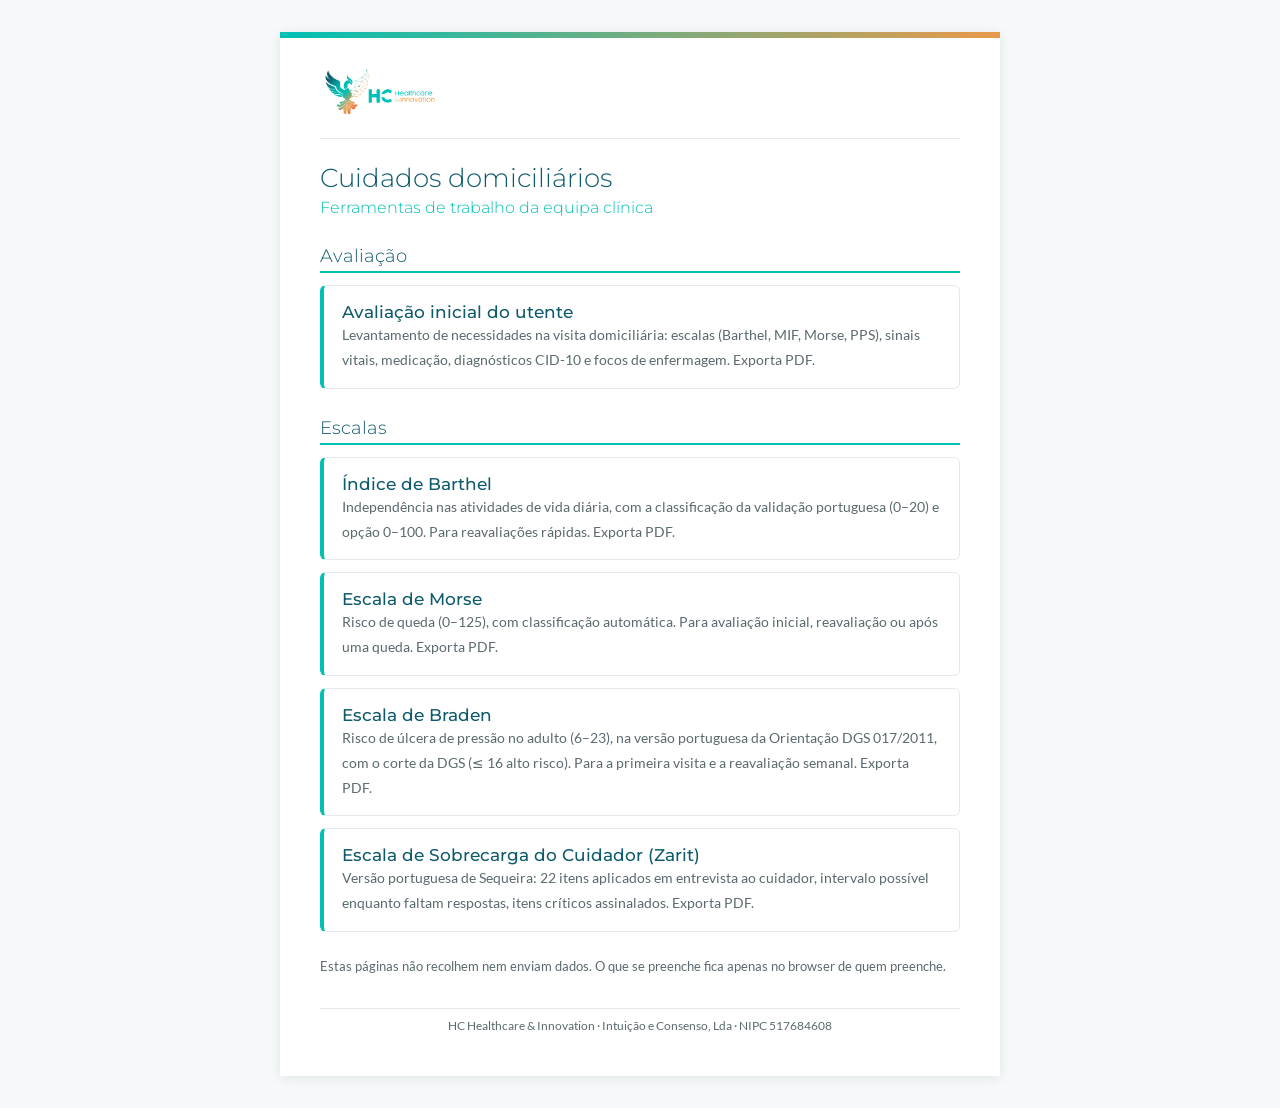
<file: index.html>
<!doctype html>
<html lang="pt-PT">
<head>
<meta charset="utf-8">
<meta name="viewport" content="width=device-width, initial-scale=1">
<meta name="robots" content="noindex, nofollow">
<meta http-equiv="Content-Security-Policy" content="default-src 'none'; img-src data:; font-src data:; style-src 'unsafe-inline'; form-action 'none'; base-uri 'none'">
<title>HC · Cuidados Domiciliários</title>
<style>
@font-face { font-family: "Lato"; font-weight: 400; font-display: swap; src: url("[data-uri]") format("woff2"); }
@font-face { font-family: "Lato"; font-weight: 700; font-display: swap; src: url("[data-uri]") format("woff2"); }
@font-face { font-family: "Montserrat"; font-weight: 300 700; font-display: swap; src: url("[data-uri]") format("woff2-variations"); }
:root {
  --hc-turquesa: #00C0B5; --hc-petroleo: #0e5b6b; --hc-laranja: #E9994A;
  --hc-texto: #1a1a1a; --hc-texto-sec: #5a6a6e; --hc-linha: #e4eaeb; --hc-fundo-alt: #f5f9f9;
  color-scheme: light;
}
* { box-sizing: border-box; }
body { margin: 0; background: var(--hc-fundo-alt); color: var(--hc-texto); font: 16px/1.55 "Lato", system-ui, sans-serif; }
main { max-width: 720px; margin: 0 auto; background: var(--sup); min-height: 100vh; padding: 0 16px 40px; }
@media (min-width: 760px) { main { margin: 32px auto; min-height: 0; padding: 0 40px 40px; box-shadow: 0 2px 12px var(--sombra); } }
.faixa { height: 6px; margin: 0 -16px; background: linear-gradient(90deg, var(--hc-turquesa), var(--hc-laranja)); }
@media (min-width: 760px) { .faixa { margin: 0 -40px; } }
header { padding: 24px 0 16px; border-bottom: 1px solid var(--hc-linha); display: flex; align-items: center; justify-content: space-between; gap: 12px; }
header .tema-btn { margin-top: 0; }
header img { height: 60px; width: auto; }
h1 { font: 300 26px/1.2 "Montserrat", system-ui, sans-serif; color: var(--hc-petroleo); margin: 24px 0 4px; }
.sub { font: 300 16px "Montserrat", system-ui, sans-serif; color: var(--hc-turquesa); margin: 0 0 24px; }
h2 { font: 300 18px "Montserrat", system-ui, sans-serif; color: var(--hc-petroleo); margin: 28px 0 12px; padding-bottom: 4px; border-bottom: 2px solid var(--hc-turquesa); }
ul { list-style: none; padding: 0; margin: 0; }
li a {
  display: block; text-decoration: none; color: inherit; padding: 16px 18px; margin-bottom: 12px;
  border: 1px solid var(--hc-linha); border-left: 4px solid var(--hc-turquesa); border-radius: 6px;
}
li a:hover, li a:focus-visible { background: var(--hc-fundo-alt); outline: none; border-left-color: var(--hc-petroleo); }
li strong { display: block; font: 500 17px "Montserrat", system-ui, sans-serif; color: var(--hc-petroleo); }
li span { font-size: 14px; color: var(--hc-texto-sec); }
.nota { font-size: 13px; color: var(--hc-texto-sec); margin-top: 24px; }
footer { margin-top: 32px; padding-top: 8px; border-top: 1px solid var(--hc-linha); font-size: 12px; color: var(--hc-texto-sec); text-align: center; }
/* Tema claro/escuro partilhado por todas as páginas do hc-dom.
   Embebido no fim do <style> de cada página (depois dos tokens da marca).
   A impressão é sempre clara. */
:root {
  --sup: #ffffff;              /* superfícies: folha, campos, botões secundários */
  --campo-borda: #c9d4d6;
  --turq-suave: #e3f7f5;
  --lar-suave: #fdf4ec;
  --hc-petroleo-fundo: #0e5b6b; /* fundos petróleo com texto branco (cabeçalhos de tabela, botões) */
  --sombra: rgba(0, 0, 0, .08);
  --sobre-c3: #ffffff;          /* texto sobre o laranja de alerta */
}
@media (prefers-color-scheme: dark) {
  :root:not([data-theme="light"]) {
    --hc-texto: #e4f1f1; --hc-texto-sec: #a2bec2; --hc-linha: #24474f; --hc-fundo-alt: #0b2228;
    --sup: #103039; --campo-borda: #3a5f66; --turq-suave: #123e45; --lar-suave: #3a2a22;
    --hc-petroleo: #7fd6cf; --hc-laranja-forte: #f08a5d; --sombra: rgba(0, 0, 0, .4);
    --c1: #5fd9ce; --c1-bg: #123e45; --c2: #f2b46d; --c2-bg: #3a2e1e; --c3: #f08a5d; --c3-bg: #3a2620; --sobre-c3: #06262c;
    color-scheme: dark;
  }
}
:root[data-theme="dark"] {
  --hc-texto: #e4f1f1; --hc-texto-sec: #a2bec2; --hc-linha: #24474f; --hc-fundo-alt: #0b2228;
  --sup: #103039; --campo-borda: #3a5f66; --turq-suave: #123e45; --lar-suave: #3a2a22;
  --hc-petroleo: #7fd6cf; --hc-laranja-forte: #f08a5d; --sombra: rgba(0, 0, 0, .4);
  --c1: #5fd9ce; --c1-bg: #123e45; --c2: #f2b46d; --c2-bg: #3a2e1e; --c3: #f08a5d; --c3-bg: #3a2620; --sobre-c3: #06262c;
  color-scheme: dark;
}
/* O logótipo tem letras escuras: em modo escuro vai sobre uma placa clara */
@media (prefers-color-scheme: dark) { :root:not([data-theme="light"]) header img { background: #fff; border-radius: 6px; padding: 4px 8px; } }
:root[data-theme="dark"] header img { background: #fff; border-radius: 6px; padding: 4px 8px; }

.tema-btn {
  font: 600 12px/1 var(--font-corpo, system-ui); cursor: pointer; border-radius: 6px; padding: 6px 10px; min-height: 32px;
  border: 1px solid var(--hc-linha); background: var(--sup); color: var(--hc-petroleo); margin-top: 6px;
}
.tema-btn:hover { border-color: var(--hc-petroleo); }
header.cab .doc-id .tema-btn { display: block; margin: 6px 0 0 auto; }

/* Interruptor (ex.: Barthel 0–20 ↔ 0–100) */
.switch { display: inline-flex; align-items: center; gap: 8px; cursor: pointer; font: 700 13px var(--font-corpo, system-ui); color: var(--hc-petroleo); user-select: none; min-height: 32px; }
.switch input { position: absolute; opacity: 0; width: 1px; height: 1px; }
.switch .trilho-sw { width: 40px; height: 22px; border-radius: 11px; background: var(--campo-borda); position: relative; transition: background .2s; flex: none; }
.switch .trilho-sw::after { content: ""; position: absolute; top: 3px; left: 3px; width: 16px; height: 16px; border-radius: 50%; background: var(--sup); transition: left .2s; box-shadow: 0 1px 2px rgba(0,0,0,.3); }
.switch input:checked + .trilho-sw { background: var(--hc-petroleo-fundo); }
.switch input:checked + .trilho-sw::after { left: 21px; }
.switch input:focus-visible + .trilho-sw { outline: 3px solid var(--hc-turquesa); outline-offset: 2px; }
@media (prefers-reduced-motion: reduce) { .switch .trilho-sw, .switch .trilho-sw::after { transition: none; } }
@media print { .switch { display: none !important; } }

@media print {
  :root, :root[data-theme="dark"], :root:not([data-theme="light"]) {
    --hc-texto: #1a1a1a; --hc-texto-sec: #5a6a6e; --hc-linha: #e4eaeb; --hc-fundo-alt: #f5f9f9;
    --sup: #ffffff; --campo-borda: #c9d4d6; --turq-suave: #e3f7f5; --lar-suave: #fdf4ec;
    --hc-petroleo: #0e5b6b; --hc-laranja-forte: #E86031; --sombra: none;
    --c1: #0E7A6F; --c1-bg: #DDF4F1; --c2: #9A5A12; --c2-bg: #FCEBD6; --c3: #B8441A; --c3-bg: #FADFD3; --sobre-c3: #ffffff;
    color-scheme: light;
  }
  header img { background: none !important; padding: 0 !important; }
  .tema-btn { display: none !important; }
}

</style>
<script>
/* Alternância claro/escuro. Corre no <head> para aplicar a preferência antes de pintar.
   A escolha fica em localStorage (só neste browser); sem escolha, segue o sistema. */
(function () {
  "use strict";
  var K = "hc-tema", r = document.documentElement;
  try { var t = localStorage.getItem(K); if (t === "dark" || t === "light") r.setAttribute("data-theme", t); } catch (e) {}
  function escuro() {
    var t = r.getAttribute("data-theme");
    return t ? t === "dark" : window.matchMedia("(prefers-color-scheme: dark)").matches;
  }
  document.addEventListener("DOMContentLoaded", function () {
    var alvo = document.querySelector("header.cab .doc-id") || document.querySelector("header");
    if (!alvo) return;
    var b = document.createElement("button");
    b.type = "button";
    b.className = "tema-btn nao-imprimir";
    function rotulo() { b.textContent = escuro() ? "Modo claro" : "Modo escuro"; b.setAttribute("aria-pressed", String(escuro())); }
    b.addEventListener("click", function () {
      var novo = escuro() ? "light" : "dark";
      r.setAttribute("data-theme", novo);
      try { localStorage.setItem(K, novo); } catch (e) {}
      rotulo();
    });
    rotulo();
    alvo.appendChild(b);
  });
})();

</script>
</head>
<body>
<main>
  <div class="faixa" aria-hidden="true"></div>
  <header><img src="[data-uri]" alt="HC Healthcare &amp; Innovation"></header>
  <h1>Cuidados domiciliários</h1>
  <p class="sub">Ferramentas de trabalho da equipa clínica</p>
  <h2>Avaliação</h2>
  <ul>
    <li><a href="eval-hc-patient/">
      <strong>Avaliação inicial do utente</strong>
      <span>Levantamento de necessidades na visita domiciliária: escalas (Barthel, MIF, Morse, PPS), sinais vitais, medicação, diagnósticos CID-10 e focos de enfermagem. Exporta PDF.</span>
    </a></li>
  </ul>
  <h2>Escalas</h2>
  <ul>
    <li><a href="barthel/">
      <strong>Índice de Barthel</strong>
      <span>Independência nas atividades de vida diária, com a classificação da validação portuguesa (0–20) e opção 0–100. Para reavaliações rápidas. Exporta PDF.</span>
    </a></li>
    <li><a href="morse/">
      <strong>Escala de Morse</strong>
      <span>Risco de queda (0–125), com classificação automática. Para avaliação inicial, reavaliação ou após uma queda. Exporta PDF.</span>
    </a></li>
    <li><a href="braden/">
      <strong>Escala de Braden</strong>
      <span>Risco de úlcera de pressão no adulto (6–23), na versão portuguesa da Orientação DGS 017/2011, com o corte da DGS (≤ 16 alto risco). Para a primeira visita e a reavaliação semanal. Exporta PDF.</span>
    </a></li>
    <li><a href="esc-zarit/">
      <strong>Escala de Sobrecarga do Cuidador (Zarit)</strong>
      <span>Versão portuguesa de Sequeira: 22 itens aplicados em entrevista ao cuidador, intervalo possível enquanto faltam respostas, itens críticos assinalados. Exporta PDF.</span>
    </a></li>
  </ul>
  <p class="nota">Estas páginas não recolhem nem enviam dados. O que se preenche fica apenas no browser de quem preenche.</p>
  <footer>HC Healthcare &amp; Innovation · Intuição e Consenso, Lda · NIPC 517684608</footer>
</main>
</body>
</html>
</file>
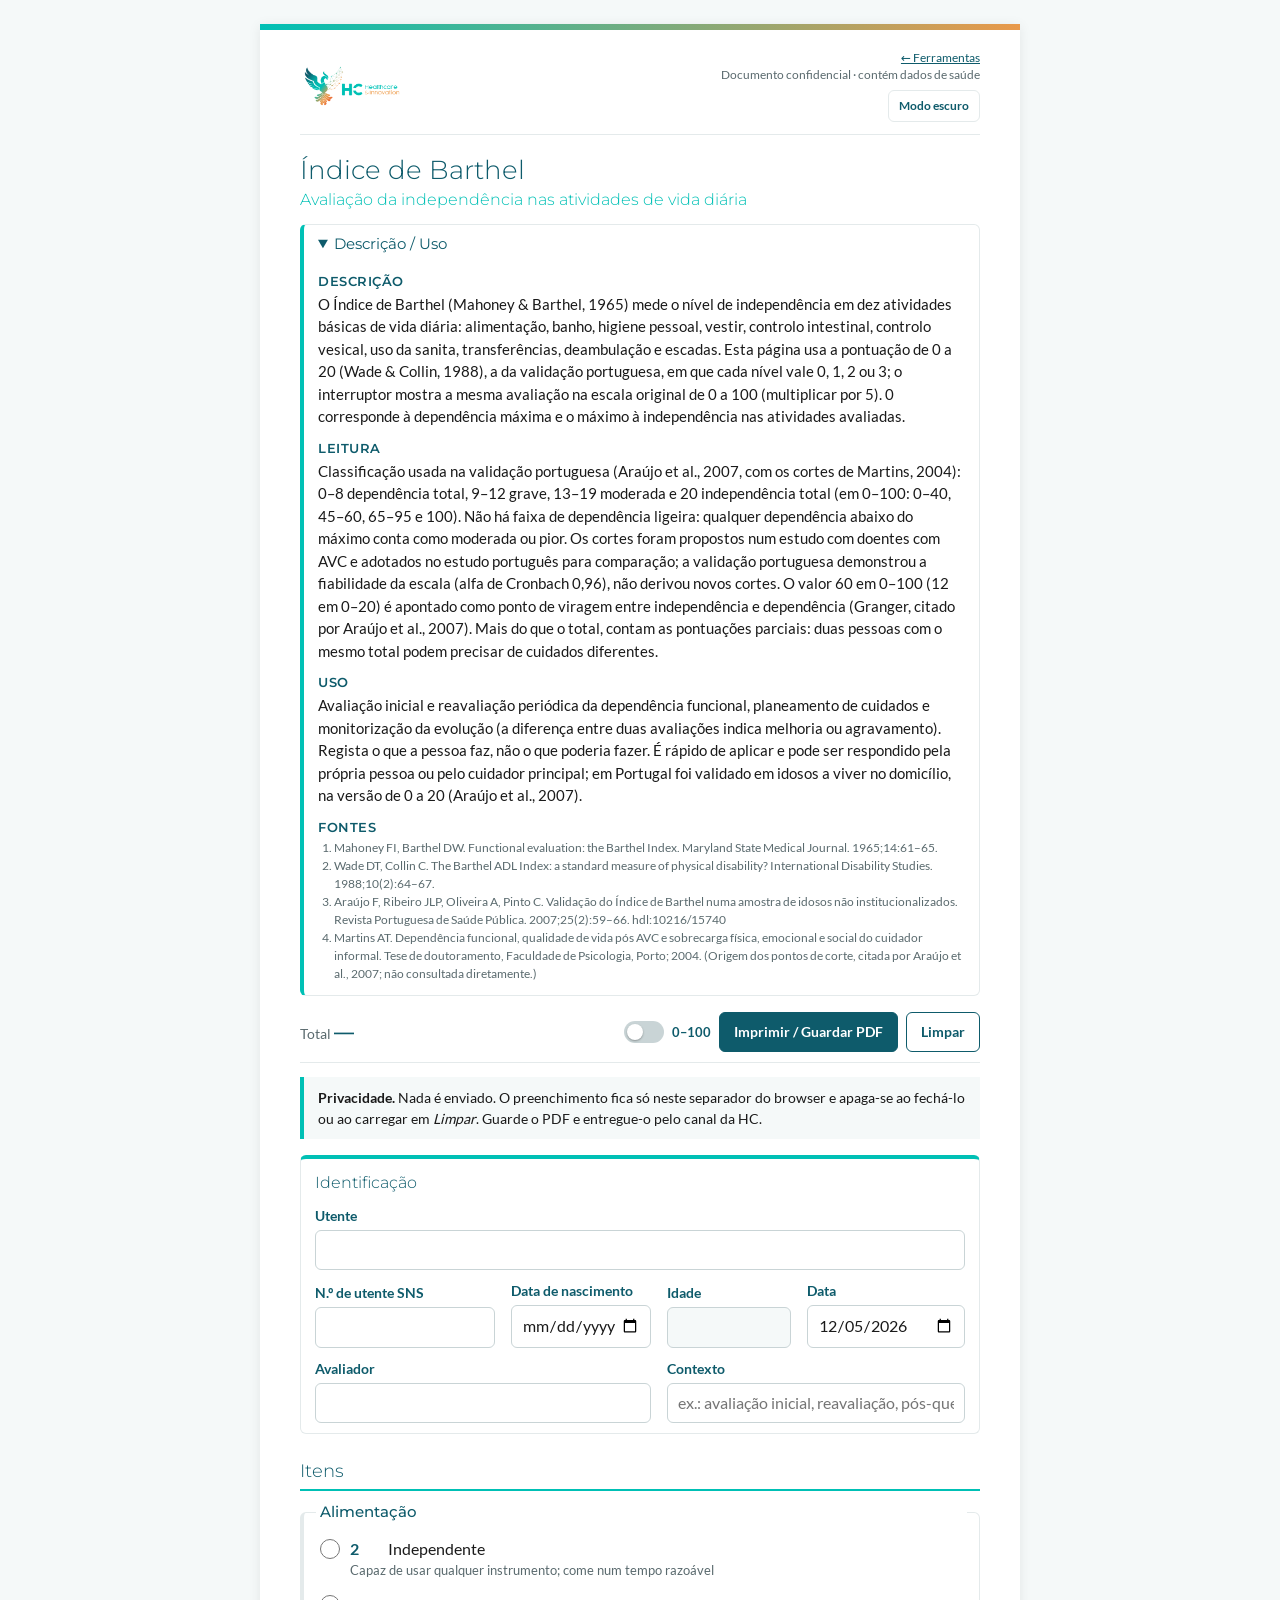
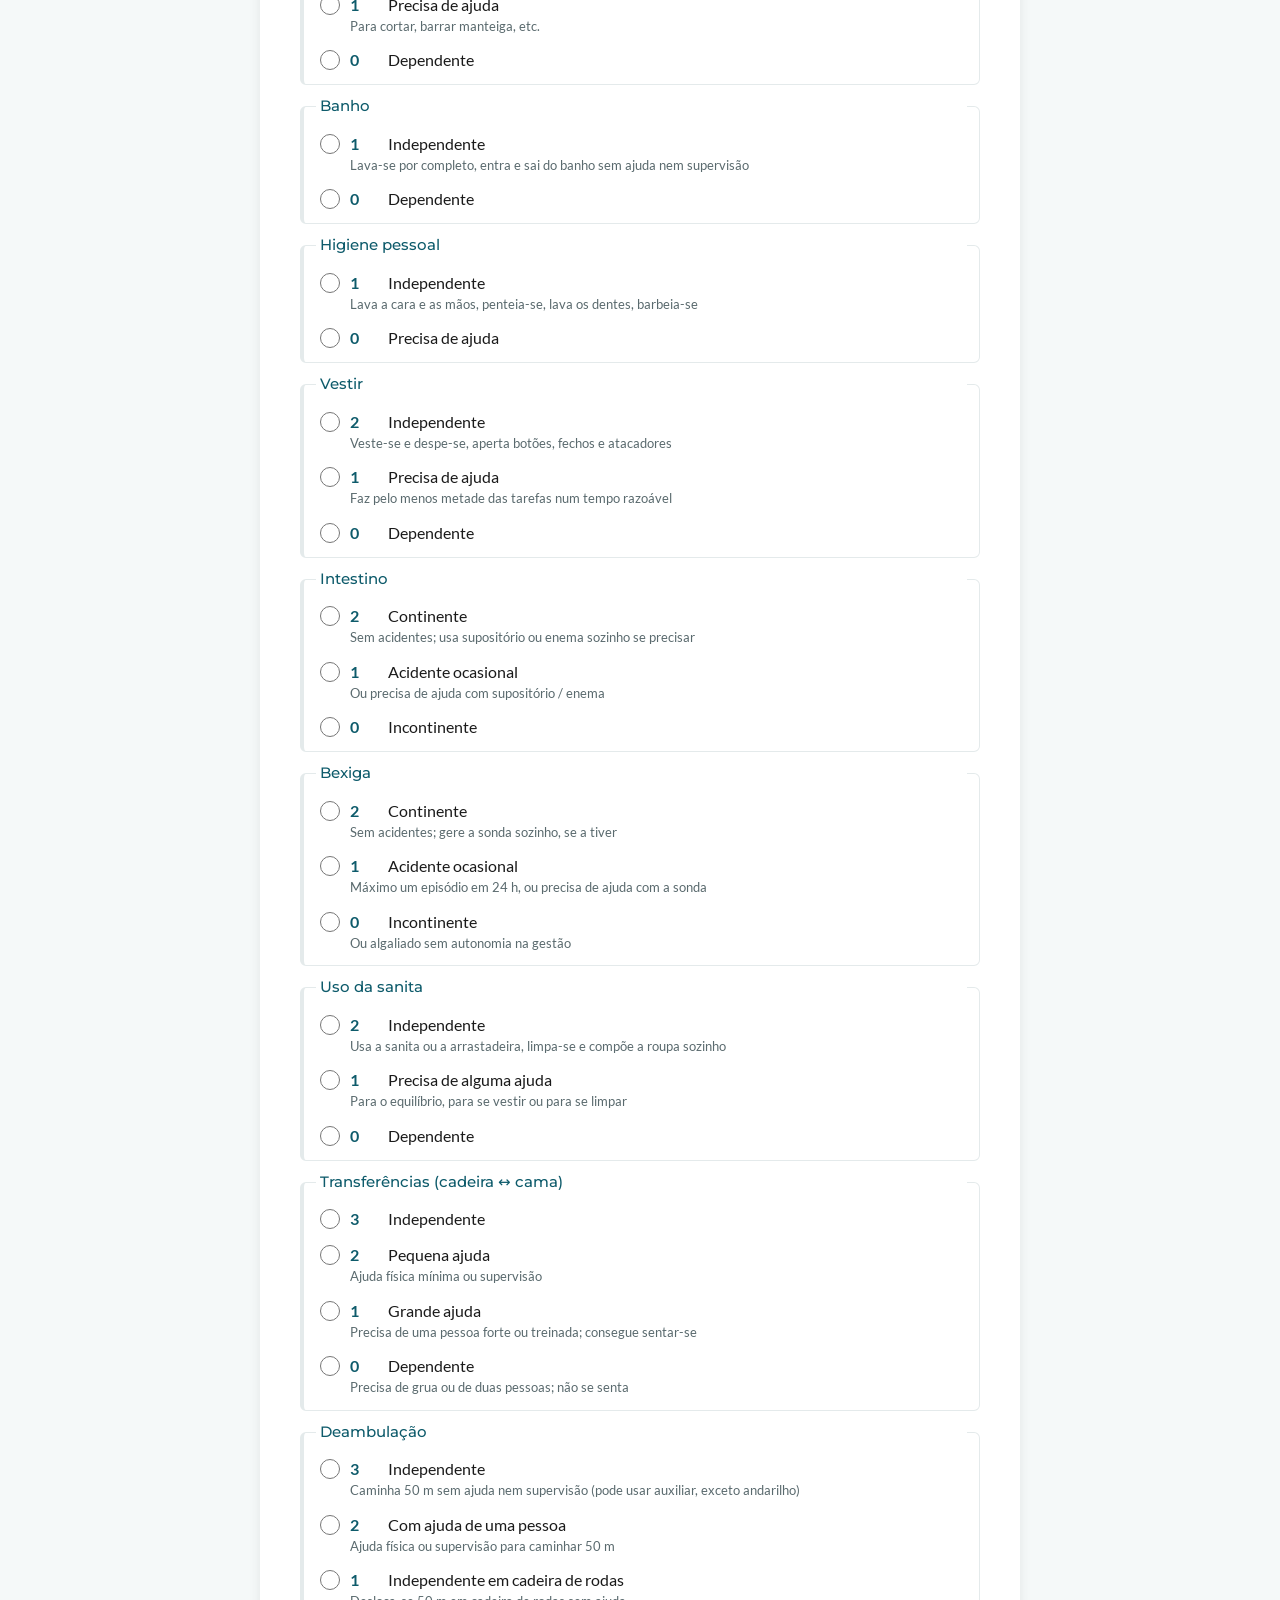
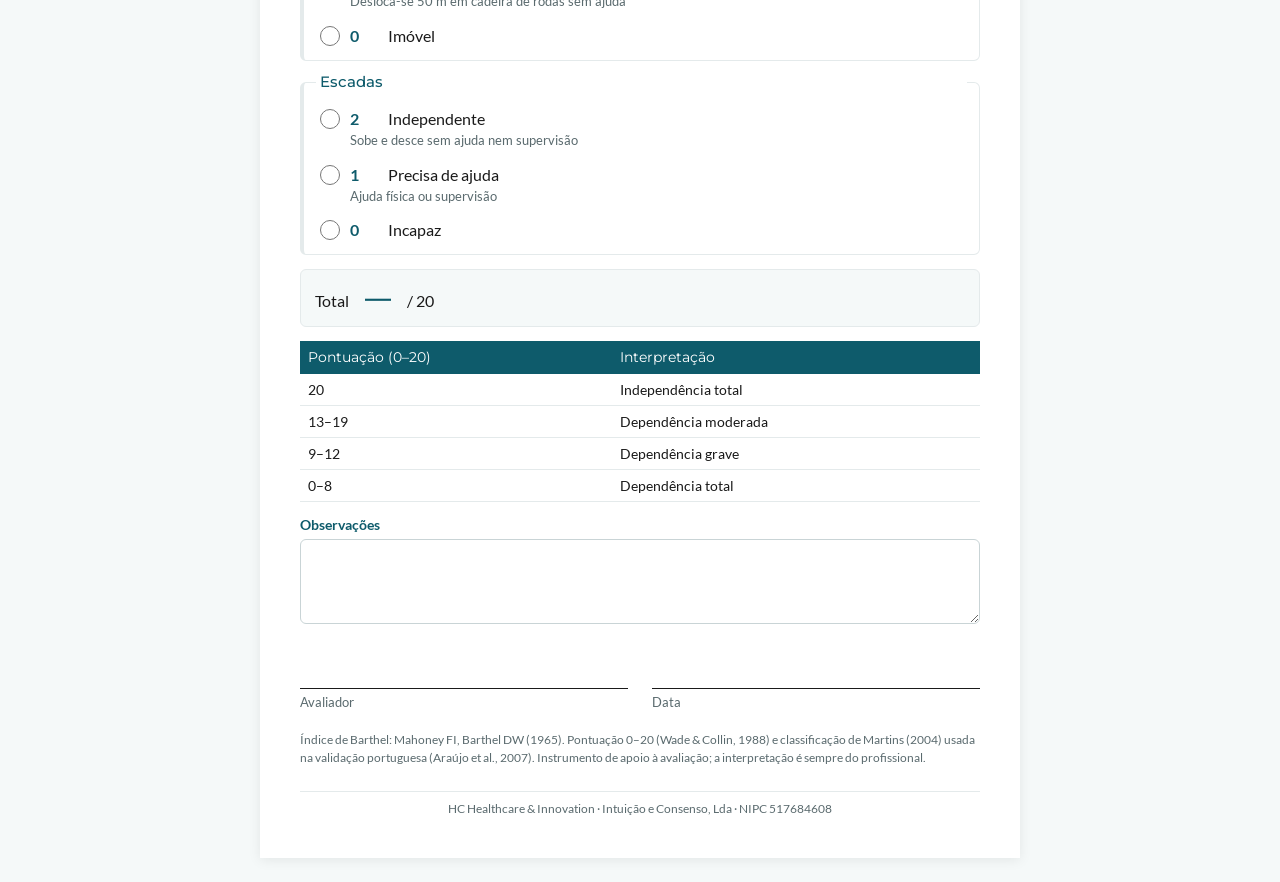
<file: barthel/index.html>
<!doctype html>
<html lang="pt-PT">
<head>
<meta charset="utf-8">
<meta name="viewport" content="width=device-width, initial-scale=1">
<meta name="robots" content="noindex, nofollow">
<!-- Sem pedidos de rede nem envio de dados: tudo embebido, rascunho só no separador. -->
<meta http-equiv="Content-Security-Policy" content="default-src 'none'; img-src data:; font-src data:; style-src 'unsafe-inline'; script-src 'unsafe-inline'; form-action 'none'; base-uri 'none'">
<title>Índice de Barthel · HC</title>
<style>
@font-face { font-family: "Lato"; font-weight: 400; font-display: swap; src: url("[data-uri]") format("woff2"); }
@font-face { font-family: "Lato"; font-weight: 700; font-display: swap; src: url("[data-uri]") format("woff2"); }
@font-face { font-family: "Montserrat"; font-weight: 300 700; font-display: swap; src: url("[data-uri]") format("woff2-variations"); }

/* Marca: claude/design-md/hc/DESIGN.md (hasp-HQ) */
:root {
  --hc-turquesa: #00C0B5; --hc-petroleo: #0e5b6b; --hc-laranja: #E9994A; --hc-laranja-forte: #E86031;
  --hc-texto: #1a1a1a; --hc-texto-sec: #5a6a6e; --hc-linha: #e4eaeb; --hc-fundo-alt: #f5f9f9;
  --font-titulo: "Montserrat", "Segoe UI", system-ui, -apple-system, sans-serif;
  --font-corpo: "Lato", "Segoe UI", system-ui, -apple-system, sans-serif;
  color-scheme: light;
}
* { box-sizing: border-box; }
html, body { -webkit-print-color-adjust: exact; print-color-adjust: exact; }
body { margin: 0; background: var(--hc-fundo-alt); color: var(--hc-texto); font: 16px/1.5 var(--font-corpo); accent-color: var(--hc-petroleo); }
.folha { max-width: 760px; margin: 0 auto; background: var(--sup); padding: 0 16px 32px; }
@media (min-width: 800px) { .folha { margin: 24px auto; padding: 0 40px 40px; box-shadow: 0 2px 12px var(--sombra); } }
.faixa { height: 6px; margin: 0 -16px; background: linear-gradient(90deg, var(--hc-turquesa), var(--hc-laranja)); }
@media (min-width: 800px) { .faixa { margin: 0 -40px; } }
header.cab { display: flex; align-items: center; justify-content: space-between; gap: 16px; padding: 20px 0 12px; border-bottom: 1px solid var(--hc-linha); }
header.cab img { height: 52px; width: auto; }
header.cab .doc-id { text-align: right; font-size: 12px; color: var(--hc-texto-sec); line-height: 1.4; }
header.cab a { color: var(--hc-petroleo); }
h1, h2, legend { font-family: var(--font-titulo); color: var(--hc-petroleo); font-weight: 300; }
h1 { font-size: 26px; margin: 20px 0 2px; line-height: 1.2; }
.subtitulo { font-family: var(--font-titulo); font-weight: 300; color: var(--hc-turquesa); margin: 0 0 12px; font-size: 16px; }
h2 { font-size: 18px; margin: 24px 0 10px; padding-bottom: 4px; border-bottom: 2px solid var(--hc-turquesa); }

.barra { position: sticky; top: 0; z-index: 5; display: flex; flex-wrap: wrap; gap: 8px; align-items: center; padding: 10px 0; background: var(--sup); border-bottom: 1px solid var(--hc-linha); }
.barra .resumo { margin-right: auto; font-size: 14px; color: var(--hc-texto-sec); }
.barra .resumo strong { font: 600 20px var(--font-titulo); color: var(--hc-petroleo); }
.barra .resumo .cls { color: var(--hc-laranja-forte); font-weight: 700; }
button { font: 600 14px/1 var(--font-corpo); cursor: pointer; border-radius: 6px; padding: 10px 14px; min-height: 40px; border: 1px solid var(--hc-petroleo); }
button.prim { background: var(--hc-petroleo-fundo); color: #fff; }
button.sec { background: var(--sup); color: var(--hc-petroleo); }
button:focus-visible, input:focus-visible, textarea:focus-visible { outline: 3px solid var(--hc-turquesa); outline-offset: 1px; }

.aviso { background: var(--hc-fundo-alt); border-left: 4px solid var(--hc-turquesa); padding: 10px 14px; margin: 14px 0; font-size: 14px; }
.dica { font-size: 13px; color: var(--hc-texto-sec); }

.id-utente { border: 1px solid var(--hc-linha); border-top: 4px solid var(--hc-turquesa); border-radius: 6px; padding: 4px 14px 10px; margin: 16px 0 8px; }
.id-utente h2 { border: 0; margin: 8px 0 6px; font-size: 16px; }
.g { display: grid; gap: 10px 16px; grid-template-columns: 1fr; align-items: end; }
@media (min-width: 600px) { .g { grid-template-columns: 1.3fr 1fr .9fr .6fr; } .g .todo { grid-column: 1 / -1; } .g .dois { grid-column: span 2; } }
label.campo { display: flex; flex-direction: column; gap: 4px; font-size: 14px; font-weight: 700; color: var(--hc-petroleo); }
input[type=text], input[type=date], textarea { font: 16px/1.4 var(--font-corpo); color: var(--hc-texto); border: 1px solid var(--campo-borda); border-radius: 6px; padding: 8px 10px; background: var(--sup); width: 100%; }
input.calc { background: var(--hc-fundo-alt); color: var(--hc-petroleo); font-weight: 700; }
textarea { min-height: 72px; resize: vertical; overflow: hidden; }

/* Itens da escala */
fieldset.item { border: 1px solid var(--hc-linha); border-left: 4px solid var(--hc-linha); border-radius: 6px; padding: 8px 12px 6px; margin: 0 0 10px; min-width: 0; }
fieldset.item.feito { border-left-color: var(--hc-turquesa); }
fieldset.item legend { display: flex; width: 100%; justify-content: space-between; gap: 8px; font-size: 15px; font-weight: 500; padding: 0 4px; }
fieldset.item legend .pts { font-weight: 600; color: var(--hc-laranja-forte); white-space: nowrap; }
.op { display: flex; gap: 10px; align-items: flex-start; padding: 6px 4px; border-radius: 4px; cursor: pointer; }
.op:has(input:checked) { background: var(--turq-suave); }
.op input { width: 20px; height: 20px; margin: 2px 0 0; flex: none; }
.op .v { font-weight: 700; color: var(--hc-petroleo); min-width: 2.2em; display: inline-block; }
.op .d { display: block; font-size: 13px; color: var(--hc-texto-sec); }

.total { display: flex; flex-wrap: wrap; gap: 8px 16px; align-items: baseline; padding: 12px 14px; background: var(--hc-fundo-alt); border: 1px solid var(--hc-linha); border-radius: 6px; margin: 14px 0; }
.total output { font: 600 26px var(--font-titulo); color: var(--hc-petroleo); }
.total .cls { font-weight: 700; color: var(--hc-laranja-forte); font-size: 17px; }
.total .sub { font-size: 14px; color: var(--hc-texto-sec); }
table.faixas { width: 100%; border-collapse: collapse; font-size: 14px; margin: 6px 0 12px; }
table.faixas th { background: var(--hc-petroleo-fundo); color: #fff; font-family: var(--font-titulo); font-weight: 400; text-align: left; padding: 6px 8px; }
table.faixas td { padding: 5px 8px; border-bottom: 1px solid var(--hc-linha); }
table.faixas tr.atual td { background: var(--lar-suave); font-weight: 700; color: var(--hc-laranja-forte); }
.assin { display: grid; grid-template-columns: 1fr 1fr; gap: 24px; margin-top: 24px; }
.assin .linha { border-top: 1px solid var(--hc-texto); padding-top: 4px; margin-top: 40px; font-size: 13px; color: var(--hc-texto-sec); }
.fonte { font-size: 12px; color: var(--hc-texto-sec); margin-top: 18px; }
footer.legal { margin-top: 24px; padding-top: 8px; border-top: 1px solid var(--hc-linha); font-size: 12px; color: var(--hc-texto-sec); text-align: center; }
.espelho { display: none; }
details.intro { border: 1px solid var(--hc-linha); border-left: 4px solid var(--hc-turquesa); border-radius: 6px; padding: 8px 14px; margin: 10px 0 6px; background: var(--sup); }
details.intro summary { cursor: pointer; font-family: var(--font-titulo); color: var(--hc-petroleo); font-size: 15px; min-height: 28px; }
details.intro h3 { font: 600 13px var(--font-titulo); color: var(--hc-petroleo); text-transform: uppercase; letter-spacing: .04em; margin: 12px 0 4px; }
details.intro p { margin: 0 0 6px; font-size: 15px; }
details.intro ol { margin: 4px 0 4px; padding-left: 1.3em; font-size: 12px; color: var(--hc-texto-sec); }

@page {
  size: A4; margin: 1.3cm 1.5cm 1.6cm;
  @bottom-left { content: "HC Healthcare & Innovation · Intuição e Consenso, Lda · NIPC 517684608 · Documento confidencial — contém dados de saúde"; font: 7pt "Lato", sans-serif; color: #5a6a6e; }
  @bottom-right { content: counter(page) " / " counter(pages); font: 7.5pt "Lato", sans-serif; color: #5a6a6e; }
}
@media print {
  body { background: var(--sup); font-size: 9.5pt; }
  .folha { max-width: none; margin: 0; padding: 0; box-shadow: none; }
  .faixa { margin: 0; height: 4px; }
  .nao-imprimir { display: none !important; }
  header.cab { padding: 8px 0 6px; }
  header.cab img { height: 1.2cm; }
  h1 { font-size: 16pt; margin-top: 8px; }
  .subtitulo { font-size: 10.5pt; margin-bottom: 4px; }
  h2 { font-size: 11pt; margin: 10px 0 4px; }
  .id-utente { padding: 2px 10px 6px; margin: 6px 0 4px; break-inside: avoid; }
  .g { grid-template-columns: 1.3fr 1fr .9fr .6fr; gap: 4px 12px; }
  .g .todo { grid-column: 1 / -1; } .g .dois { grid-column: span 2; }
  label.campo { font-size: 8pt; gap: 1px; }
  input[type=text], input[type=date], textarea { font-size: 9.5pt; border: 0; border-bottom: 1px solid #b8c4c6; border-radius: 0; padding: 1px 0; background: transparent; }
  input::-webkit-calendar-picker-indicator { display: none; }
  input.espelhado, textarea.espelhado { display: none; }
  .espelho { display: block; white-space: pre-wrap; font: 400 9.5pt/1.4 var(--font-corpo); border-bottom: 1px solid #b8c4c6; min-height: 1.3em; padding: 1px 0; }
  fieldset.item { padding: 3px 8px 2px; margin-bottom: 4px; break-inside: avoid; }
  fieldset.item legend { font-size: 9.5pt; }
  .op { padding: 0 2px; gap: 6px; line-height: 1.35; }
  .op input { width: 11px; height: 11px; margin-top: 2px; }
  .op .d { display: inline; font-size: 8pt; }
  .op .d::before { content: " — "; }
  .op .d:empty::before { content: none; }
  .total { padding: 6px 10px; margin: 8px 0; break-inside: avoid; }
  .total output { font-size: 16pt; }
  table.faixas { font-size: 8.5pt; break-inside: avoid; }
  table.faixas th, table.faixas td { padding: 2px 6px; }
  .assin { margin-top: 14px; break-inside: avoid; }
  .assin .linha { margin-top: 22px; }
  .fonte { font-size: 7.5pt; margin-top: 8px; }
  footer.legal { display: none; }
}
/* Tema claro/escuro partilhado por todas as páginas do hc-dom.
   Embebido no fim do <style> de cada página (depois dos tokens da marca).
   A impressão é sempre clara. */
:root {
  --sup: #ffffff;              /* superfícies: folha, campos, botões secundários */
  --campo-borda: #c9d4d6;
  --turq-suave: #e3f7f5;
  --lar-suave: #fdf4ec;
  --hc-petroleo-fundo: #0e5b6b; /* fundos petróleo com texto branco (cabeçalhos de tabela, botões) */
  --sombra: rgba(0, 0, 0, .08);
  --sobre-c3: #ffffff;          /* texto sobre o laranja de alerta */
}
@media (prefers-color-scheme: dark) {
  :root:not([data-theme="light"]) {
    --hc-texto: #e4f1f1; --hc-texto-sec: #a2bec2; --hc-linha: #24474f; --hc-fundo-alt: #0b2228;
    --sup: #103039; --campo-borda: #3a5f66; --turq-suave: #123e45; --lar-suave: #3a2a22;
    --hc-petroleo: #7fd6cf; --hc-laranja-forte: #f08a5d; --sombra: rgba(0, 0, 0, .4);
    --c1: #5fd9ce; --c1-bg: #123e45; --c2: #f2b46d; --c2-bg: #3a2e1e; --c3: #f08a5d; --c3-bg: #3a2620; --sobre-c3: #06262c;
    color-scheme: dark;
  }
}
:root[data-theme="dark"] {
  --hc-texto: #e4f1f1; --hc-texto-sec: #a2bec2; --hc-linha: #24474f; --hc-fundo-alt: #0b2228;
  --sup: #103039; --campo-borda: #3a5f66; --turq-suave: #123e45; --lar-suave: #3a2a22;
  --hc-petroleo: #7fd6cf; --hc-laranja-forte: #f08a5d; --sombra: rgba(0, 0, 0, .4);
  --c1: #5fd9ce; --c1-bg: #123e45; --c2: #f2b46d; --c2-bg: #3a2e1e; --c3: #f08a5d; --c3-bg: #3a2620; --sobre-c3: #06262c;
  color-scheme: dark;
}
/* O logótipo tem letras escuras: em modo escuro vai sobre uma placa clara */
@media (prefers-color-scheme: dark) { :root:not([data-theme="light"]) header img { background: #fff; border-radius: 6px; padding: 4px 8px; } }
:root[data-theme="dark"] header img { background: #fff; border-radius: 6px; padding: 4px 8px; }

.tema-btn {
  font: 600 12px/1 var(--font-corpo, system-ui); cursor: pointer; border-radius: 6px; padding: 6px 10px; min-height: 32px;
  border: 1px solid var(--hc-linha); background: var(--sup); color: var(--hc-petroleo); margin-top: 6px;
}
.tema-btn:hover { border-color: var(--hc-petroleo); }
header.cab .doc-id .tema-btn { display: block; margin: 6px 0 0 auto; }

/* Interruptor (ex.: Barthel 0–20 ↔ 0–100) */
.switch { display: inline-flex; align-items: center; gap: 8px; cursor: pointer; font: 700 13px var(--font-corpo, system-ui); color: var(--hc-petroleo); user-select: none; min-height: 32px; }
.switch input { position: absolute; opacity: 0; width: 1px; height: 1px; }
.switch .trilho-sw { width: 40px; height: 22px; border-radius: 11px; background: var(--campo-borda); position: relative; transition: background .2s; flex: none; }
.switch .trilho-sw::after { content: ""; position: absolute; top: 3px; left: 3px; width: 16px; height: 16px; border-radius: 50%; background: var(--sup); transition: left .2s; box-shadow: 0 1px 2px rgba(0,0,0,.3); }
.switch input:checked + .trilho-sw { background: var(--hc-petroleo-fundo); }
.switch input:checked + .trilho-sw::after { left: 21px; }
.switch input:focus-visible + .trilho-sw { outline: 3px solid var(--hc-turquesa); outline-offset: 2px; }
@media (prefers-reduced-motion: reduce) { .switch .trilho-sw, .switch .trilho-sw::after { transition: none; } }
@media print { .switch { display: none !important; } }

@media print {
  :root, :root[data-theme="dark"], :root:not([data-theme="light"]) {
    --hc-texto: #1a1a1a; --hc-texto-sec: #5a6a6e; --hc-linha: #e4eaeb; --hc-fundo-alt: #f5f9f9;
    --sup: #ffffff; --campo-borda: #c9d4d6; --turq-suave: #e3f7f5; --lar-suave: #fdf4ec;
    --hc-petroleo: #0e5b6b; --hc-laranja-forte: #E86031; --sombra: none;
    --c1: #0E7A6F; --c1-bg: #DDF4F1; --c2: #9A5A12; --c2-bg: #FCEBD6; --c3: #B8441A; --c3-bg: #FADFD3; --sobre-c3: #ffffff;
    color-scheme: light;
  }
  header img { background: none !important; padding: 0 !important; }
  .tema-btn { display: none !important; }
}

</style>
<script>
/* Alternância claro/escuro. Corre no <head> para aplicar a preferência antes de pintar.
   A escolha fica em localStorage (só neste browser); sem escolha, segue o sistema. */
(function () {
  "use strict";
  var K = "hc-tema", r = document.documentElement;
  try { var t = localStorage.getItem(K); if (t === "dark" || t === "light") r.setAttribute("data-theme", t); } catch (e) {}
  function escuro() {
    var t = r.getAttribute("data-theme");
    return t ? t === "dark" : window.matchMedia("(prefers-color-scheme: dark)").matches;
  }
  document.addEventListener("DOMContentLoaded", function () {
    var alvo = document.querySelector("header.cab .doc-id") || document.querySelector("header");
    if (!alvo) return;
    var b = document.createElement("button");
    b.type = "button";
    b.className = "tema-btn nao-imprimir";
    function rotulo() { b.textContent = escuro() ? "Modo claro" : "Modo escuro"; b.setAttribute("aria-pressed", String(escuro())); }
    b.addEventListener("click", function () {
      var novo = escuro() ? "light" : "dark";
      r.setAttribute("data-theme", novo);
      try { localStorage.setItem(K, novo); } catch (e) {}
      rotulo();
    });
    rotulo();
    alvo.appendChild(b);
  });
})();

</script>
</head>
<body>
<main class="folha">
  <div class="faixa" aria-hidden="true"></div>
  <header class="cab">
    <img src="[data-uri]" alt="HC Healthcare &amp; Innovation">
    <div class="doc-id"><span class="nao-imprimir"><a href="../">← Ferramentas</a><br></span>Documento confidencial · contém dados de saúde</div>
  </header>

  <h1>Índice de Barthel</h1>
  <p class="subtitulo">Avaliação da independência nas atividades de vida diária</p>

  <details class="intro nao-imprimir" open>
    <summary>Descrição / Uso</summary>
    <div id="intro-corpo"></div>
  </details>

  <div class="barra nao-imprimir">
    <span class="resumo">Total <strong id="t-barra">—</strong> <span class="cls" id="c-barra"></span></span>
    <button type="button" class="prim" id="btn-imprimir">Imprimir / Guardar PDF</button>
    <button type="button" class="sec" id="btn-limpar">Limpar</button>
  </div>

  <p class="aviso nao-imprimir"><strong>Privacidade.</strong> Nada é enviado. O preenchimento fica só neste separador do browser e apaga-se ao fechá-lo ou ao carregar em <em>Limpar</em>. Guarde o PDF e entregue-o pelo canal da HC.</p>

<form id="f" autocomplete="off" novalidate>
  <section class="id-utente" aria-labelledby="id-t">
    <h2 id="id-t">Identificação</h2>
    <div class="g">
      <label class="campo todo">Utente <input type="text" name="u_nome"></label>
      <label class="campo">N.º de utente SNS <input type="text" name="u_sns" inputmode="numeric" maxlength="9"></label>
      <label class="campo">Data de nascimento <input type="date" name="u_nasc"></label>
      <label class="campo">Idade <input type="text" name="u_idade" readonly tabindex="-1" class="calc"></label>
      <label class="campo">Data <input type="date" name="a_data"></label>
      <label class="campo dois">Avaliador <input type="text" name="a_avaliador"></label>
      <label class="campo dois">Contexto <input type="text" name="a_contexto" placeholder="ex.: avaliação inicial, reavaliação, pós-queda"></label>
    </div>
  </section>

  <h2 class="nao-imprimir">Itens</h2>
  <div id="itens"></div>

  <div class="total">
    <span>Total</span> <output id="total">—</output><span>/ <span id="max"></span></span>
    <span class="cls" id="cls"></span>
    <span class="sub" id="total-alt"></span>
  </div>

  <table class="faixas" id="faixas"><thead><tr><th id="faixas-th">Pontuação</th><th>Interpretação</th></tr></thead><tbody></tbody></table>

  <label class="campo">Observações <textarea name="obs" rows="3"></textarea></label>

  <div class="assin">
    <div><div class="linha">Avaliador</div></div>
    <div><div class="linha">Data</div></div>
  </div>
  <p class="fonte" id="fonte"></p>
</form>

  <footer class="legal">HC Healthcare &amp; Innovation · Intuição e Consenso, Lda · NIPC 517684608</footer>
</main>
<script>
/* Definições das escalas — fonte única, partilhada pelo formulário de avaliação
   (eval-hc-patient) e pelas ferramentas isoladas (barthel/, morse/, braden/).
   Opção: [valor, rótulo curto, descrição]. Editar aqui e correr build.py. */
"use strict";

/* Índice de Barthel (Mahoney & Barthel, 1965). */
var BARTHEL_ITENS = [
  ["b_alim", "Alimentação", [
    ["10", "Independente", "Capaz de usar qualquer instrumento; come num tempo razoável"],
    ["5", "Precisa de ajuda", "Para cortar, barrar manteiga, etc."],
    ["0", "Dependente", ""]]],
  ["b_banho", "Banho", [
    ["5", "Independente", "Lava-se por completo, entra e sai do banho sem ajuda nem supervisão"],
    ["0", "Dependente", ""]]],
  ["b_hig", "Higiene pessoal", [
    ["5", "Independente", "Lava a cara e as mãos, penteia-se, lava os dentes, barbeia-se"],
    ["0", "Precisa de ajuda", ""]]],
  ["b_vestir", "Vestir", [
    ["10", "Independente", "Veste-se e despe-se, aperta botões, fechos e atacadores"],
    ["5", "Precisa de ajuda", "Faz pelo menos metade das tarefas num tempo razoável"],
    ["0", "Dependente", ""]]],
  ["b_int", "Intestino", [
    ["10", "Continente", "Sem acidentes; usa supositório ou enema sozinho se precisar"],
    ["5", "Acidente ocasional", "Ou precisa de ajuda com supositório / enema"],
    ["0", "Incontinente", ""]]],
  ["b_bex", "Bexiga", [
    ["10", "Continente", "Sem acidentes; gere a sonda sozinho, se a tiver"],
    ["5", "Acidente ocasional", "Máximo um episódio em 24 h, ou precisa de ajuda com a sonda"],
    ["0", "Incontinente", "Ou algaliado sem autonomia na gestão"]]],
  ["b_sanita", "Uso da sanita", [
    ["10", "Independente", "Usa a sanita ou a arrastadeira, limpa-se e compõe a roupa sozinho"],
    ["5", "Precisa de alguma ajuda", "Para o equilíbrio, para se vestir ou para se limpar"],
    ["0", "Dependente", ""]]],
  ["b_transf", "Transferências (cadeira ↔ cama)", [
    ["15", "Independente", ""],
    ["10", "Pequena ajuda", "Ajuda física mínima ou supervisão"],
    ["5", "Grande ajuda", "Precisa de uma pessoa forte ou treinada; consegue sentar-se"],
    ["0", "Dependente", "Precisa de grua ou de duas pessoas; não se senta"]]],
  ["b_deamb", "Deambulação", [
    ["15", "Independente", "Caminha 50 m sem ajuda nem supervisão (pode usar auxiliar, exceto andarilho)"],
    ["10", "Com ajuda de uma pessoa", "Ajuda física ou supervisão para caminhar 50 m"],
    ["5", "Independente em cadeira de rodas", "Desloca-se 50 m em cadeira de rodas sem ajuda"],
    ["0", "Imóvel", ""]]],
  ["b_escadas", "Escadas", [
    ["10", "Independente", "Sobe e desce sem ajuda nem supervisão"],
    ["5", "Precisa de ajuda", "Ajuda física ou supervisão"],
    ["0", "Incapaz", ""]]]
];
/* Classificação portuguesa: cortes de Martins (2004), usados na validação de Araújo et al. (2007)
   na versão 0–20 (Wade & Collin: cada nível 0/5/10/15 corresponde a 0/1/2/3).
   Os valores guardam-se sempre em 0–100; a apresentação em 0–20 divide por BARTHEL_DIVISOR.
   Limiares abaixo em 0–100: 0–40 total, 45–60 grave, 65–95 moderada, 100 independência total. */
var BARTHEL_DIVISOR = 5;
var BARTHEL_CLASSES = [[100, "Independência total"], [65, "Dependência moderada"], [45, "Dependência grave"],
  [0, "Dependência total"]];
/* [faixa 0–20, faixa 0–100, classificação] */
var BARTHEL_FAIXAS = [["20", "100", "Independência total"], ["13–19", "65–95", "Dependência moderada"],
  ["9–12", "45–60", "Dependência grave"], ["0–8", "0–40", "Dependência total"]];

/* Escala de Quedas de Morse (Morse, Morse & Tylko, 1989). Redação da versão portuguesa validada:
   Costa-Dias, Ferreira & Oliveira (2014), Tabela 1. */
var MORSE_ITENS = [
  ["mo_hist", "Historial de quedas (neste internamento/urgência ou nos últimos três meses)", [
    ["0", "Não", ""],
    ["25", "Sim", ""]]],
  ["mo_diag", "Diagnóstico(s) secundário(s)", [
    ["0", "Não", ""],
    ["15", "Sim", "Mais do que um diagnóstico médico"]]],
  ["mo_apoio", "Ajuda para caminhar", [
    ["0", "Nenhuma / ajuda de enfermeiro / acamado / cadeira de rodas", ""],
    ["15", "Muletas / canadianas / bengala / andarilho", ""],
    ["30", "Apoia-se no mobiliário para andar", ""]]],
  ["mo_ev", "Terapia intravenosa", [
    ["0", "Não", ""],
    ["20", "Sim", ""]]],
  ["mo_marcha", "Postura no andar e na transferência", [
    ["0", "Normal / acamado / imóvel", ""],
    ["10", "Debilitado", "Passos curtos, pode arrastar os pés; mantém a cabeça erguida"],
    ["20", "Dependente de ajuda", "Dificuldade em levantar-se; cabeça baixa; apoia-se no mobiliário ou em pessoas"]]],
  ["mo_mental", "Estado mental", [
    ["0", "Consciente das suas capacidades", ""],
    ["15", "Esquece-se das suas limitações", ""]]]
];
var MORSE_CLASSES = [[51, "Alto risco de queda"], [25, "Baixo risco de queda"], [0, "Sem risco de queda"]];
var MORSE_FAIXAS = [["0–24", "Sem risco de queda"], ["25–50", "Baixo risco de queda"], ["≥ 51", "Alto risco de queda"]];

/* Escala de Braden — adulto (Bergstrom, Braden et al., 1987). Redação da versão portuguesa de 2001
   (Margato, Miguéns, Ferreira, Gouveia, Furtado; GAIF/CEISUC), transcrita do Anexo I da Orientação
   DGS n.º 017/2011, só com a ortografia atualizada (AO90). Opções pela ordem do original, de 1 a 4. */
var BRADEN_ITENS = [
  ["br_percecao", "Perceção sensorial (capacidade de reação significativa ao desconforto)", [
    ["1", "Completamente limitada", "Não reage a estímulos dolorosos (não geme, não se retrai nem se agarra a nada) devido a um nível reduzido de consciência ou à sedação, OU capacidade limitada de sentir a dor na maior parte do seu corpo."],
    ["2", "Muito limitada", "Reage unicamente a estímulos dolorosos. Não consegue comunicar o desconforto, exceto através de gemidos ou inquietação, OU tem uma limitação sensorial que lhe reduz a capacidade de sentir dor ou desconforto em mais de metade do corpo."],
    ["3", "Ligeiramente limitada", "Obedece a instruções verbais, mas nem sempre consegue comunicar o desconforto ou a necessidade de ser mudado de posição, OU tem alguma limitação sensorial que lhe reduz a capacidade de sentir dor ou desconforto em 1 ou 2 extremidades."],
    ["4", "Nenhuma limitação", "Obedece a instruções verbais. Não apresenta défice sensorial que possa limitar a capacidade de sentir ou exprimir dor ou desconforto."]]],
  ["br_humidade", "Humidade (nível de exposição da pele à humidade)", [
    ["1", "Pele constantemente húmida", "A pele mantém-se sempre húmida devido a sudorese, urina, etc. É detetada humidade sempre que o doente é deslocado ou virado."],
    ["2", "Pele muito húmida", "A pele está frequentemente, mas nem sempre, húmida. Os lençóis têm de ser mudados pelo menos uma vez por turno."],
    ["3", "Pele ocasionalmente húmida", "A pele está por vezes húmida, exigindo uma muda adicional de lençóis aproximadamente uma vez por dia."],
    ["4", "Pele raramente húmida", "A pele está geralmente seca; os lençóis só têm de ser mudados nos intervalos habituais."]]],
  ["br_atividade", "Atividade (nível de atividade física)", [
    ["1", "Acamado", "O doente está confinado à cama."],
    ["2", "Sentado", "Capacidade de marcha gravemente limitada ou inexistente. Não pode fazer carga e/ou tem de ser ajudado a sentar-se na cadeira normal ou de rodas."],
    ["3", "Anda ocasionalmente", "Por vezes caminha durante o dia, mas apenas curtas distâncias, com ou sem ajuda. Passa a maior parte dos turnos deitado ou sentado."],
    ["4", "Anda frequentemente", "Anda fora do quarto pelo menos duas vezes por dia, e dentro do quarto pelo menos de duas em duas horas durante o período em que está acordado."]]],
  ["br_mobilidade", "Mobilidade (capacidade de alterar e controlar a posição do corpo)", [
    ["1", "Completamente imobilizado", "Não faz qualquer movimento com o corpo ou extremidades sem ajuda."],
    ["2", "Muito limitada", "Ocasionalmente muda ligeiramente a posição do corpo ou das extremidades, mas não é capaz de fazer mudanças frequentes ou significativas sozinho."],
    ["3", "Ligeiramente limitado", "Faz pequenas e frequentes alterações de posição do corpo e das extremidades sem ajuda."],
    ["4", "Nenhuma limitação", "Faz grandes ou frequentes alterações de posição do corpo sem ajuda."]]],
  ["br_nutricao", "Nutrição (alimentação habitual)", [
    ["1", "Muito pobre", "Nunca come uma refeição completa. Raramente come mais de 1/3 da comida que lhe é oferecida. Come diariamente duas refeições, ou menos, de proteínas (carne ou lacticínios). Ingere poucos líquidos. Não toma um suplemento dietético líquido, OU está em jejum e/ou a dieta líquida ou a soros durante mais de cinco dias."],
    ["2", "Provavelmente inadequada", "Raramente come uma refeição completa e geralmente come apenas cerca de 1/2 da comida que lhe é oferecida. A ingestão de proteínas consiste unicamente em três refeições diárias de carne ou lacticínios. Ocasionalmente toma um suplemento dietético, OU recebe menos do que a quantidade ideal de líquidos ou alimentos por sonda."],
    ["3", "Adequada", "Come mais de metade da maior parte das refeições. Faz quatro refeições diárias de proteínas (carne, peixe, lacticínios). Por vezes recusa uma refeição, mas toma geralmente um suplemento caso lhe seja oferecido, OU é alimentado por sonda ou num regime de nutrição parentérica total satisfazendo provavelmente a maior parte das necessidades nutricionais."],
    ["4", "Excelente", "Come a maior parte das refeições na íntegra. Nunca recusa uma refeição. Faz geralmente um total de quatro ou mais refeições (carne, peixe, lacticínios). Come ocasionalmente entre as refeições. Não requer suplementos."]]],
  ["br_friccao", "Fricção e forças de deslizamento", [
    ["1", "Problema", "Requer uma ajuda moderada a máxima para se movimentar. É impossível levantar o doente completamente sem deslizar contra os lençóis. Descai frequentemente na cama ou cadeira, exigindo um reposicionamento constante com ajuda máxima. Espasticidade, contraturas ou agitação leva a fricção quase constante."],
    ["2", "Problema potencial", "Movimenta-se com alguma dificuldade ou requer uma ajuda mínima. É provável que, durante uma movimentação, a pele deslize de alguma forma contra os lençóis, cadeira, apoios ou outros dispositivos. A maior parte do tempo, mantém uma posição relativamente boa na cama ou na cadeira, mas ocasionalmente descai."],
    ["3", "Nenhum problema", "Move-se na cama e na cadeira sem ajuda e tem força muscular suficiente para se levantar completamente durante uma mudança de posição. Mantém uma correta posição na cama ou cadeira."]]]
];
/* Corte da DGS (Orientação 017/2011, Critérios 3 e Anexo IV): ≤ 16 alto risco, ≥ 17 baixo risco. */
var BRADEN_CLASSES = [[17, "Baixo risco de úlcera de pressão"], [0, "Alto risco de úlcera de pressão"]];
var BRADEN_FAIXAS = [["6–16", "Alto risco de úlcera de pressão"], ["17–23", "Baixo risco de úlcera de pressão"]];

/* Descrição / Uso — texto de apoio por escala, a partir das fontes indicadas (verificadas em 2026-10-08). */
var BARTHEL_INFO = {
  descricao: "O Índice de Barthel (Mahoney & Barthel, 1965) mede o nível de independência em dez atividades básicas de vida diária: alimentação, banho, higiene pessoal, vestir, controlo intestinal, controlo vesical, uso da sanita, transferências, deambulação e escadas. Esta página usa a pontuação de 0 a 20 (Wade & Collin, 1988), a da validação portuguesa, em que cada nível vale 0, 1, 2 ou 3; o interruptor mostra a mesma avaliação na escala original de 0 a 100 (multiplicar por 5). 0 corresponde à dependência máxima e o máximo à independência nas atividades avaliadas.",
  leitura: "Classificação usada na validação portuguesa (Araújo et al., 2007, com os cortes de Martins, 2004): 0–8 dependência total, 9–12 grave, 13–19 moderada e 20 independência total (em 0–100: 0–40, 45–60, 65–95 e 100). Não há faixa de dependência ligeira: qualquer dependência abaixo do máximo conta como moderada ou pior. Os cortes foram propostos num estudo com doentes com AVC e adotados no estudo português para comparação; a validação portuguesa demonstrou a fiabilidade da escala (alfa de Cronbach 0,96), não derivou novos cortes. O valor 60 em 0–100 (12 em 0–20) é apontado como ponto de viragem entre independência e dependência (Granger, citado por Araújo et al., 2007). Mais do que o total, contam as pontuações parciais: duas pessoas com o mesmo total podem precisar de cuidados diferentes.",
  uso: "Avaliação inicial e reavaliação periódica da dependência funcional, planeamento de cuidados e monitorização da evolução (a diferença entre duas avaliações indica melhoria ou agravamento). Regista o que a pessoa faz, não o que poderia fazer. É rápido de aplicar e pode ser respondido pela própria pessoa ou pelo cuidador principal; em Portugal foi validado em idosos a viver no domicílio, na versão de 0 a 20 (Araújo et al., 2007).",
  fontes: [
    "Mahoney FI, Barthel DW. Functional evaluation: the Barthel Index. Maryland State Medical Journal. 1965;14:61–65.",
    "Wade DT, Collin C. The Barthel ADL Index: a standard measure of physical disability? International Disability Studies. 1988;10(2):64–67.",
    "Araújo F, Ribeiro JLP, Oliveira A, Pinto C. Validação do Índice de Barthel numa amostra de idosos não institucionalizados. Revista Portuguesa de Saúde Pública. 2007;25(2):59–66. hdl:10216/15740",
    "Martins AT. Dependência funcional, qualidade de vida pós AVC e sobrecarga física, emocional e social do cuidador informal. Tese de doutoramento, Faculdade de Psicologia, Porto; 2004. (Origem dos pontos de corte, citada por Araújo et al., 2007; não consultada diretamente.)"
  ]
};

var MORSE_INFO = {
  descricao: "A Escala de Quedas de Morse (Morse, Morse & Tylko, 1989) avalia o risco de queda a partir de seis itens: historial de quedas, diagnóstico secundário, ajuda para caminhar, terapia intravenosa, postura no andar e na transferência e estado mental. A pontuação vai de 0 a 125. Foi desenhada para ser aplicada por enfermeiros e tem versão portuguesa validada (Costa-Dias, Ferreira & Oliveira, 2014).",
  leitura: "Na versão portuguesa: sem risco 0–24, baixo risco 25–50, alto risco a partir de 51. No estudo original, a escala classificou corretamente 80,5% dos doentes (sensibilidade 78%, especificidade 83%). Os pontos de corte podem precisar de ajuste ao contexto em que a escala é usada.",
  uso: "Triagem rápida do risco de queda, para orientar medidas de prevenção. Aplica-se na avaliação inicial e repete-se quando o estado clínico muda, depois de uma queda e periodicamente. Foi desenvolvida e validada em internamento hospitalar: no domicílio, o item da terapia intravenosa raramente se aplica e os cortes não foram validados para este contexto, pelo que o resultado apoia, mas não substitui, o juízo clínico.",
  fontes: [
    "Morse JM, Morse RM, Tylko SJ. Development of a scale to identify the fall-prone patient. Canadian Journal on Aging. 1989;8(4):366–377. doi:10.1017/S0714980800008576",
    "Costa-Dias MJM, Ferreira PL, Oliveira AS. Adaptação cultural e linguística e validação da Escala de Quedas de Morse. Revista de Enfermagem Referência. 2014;IV(2):7–17. doi:10.12707/RIII1382"
  ]
};

/* Fontes verificadas em 2026-10-21: PDF oficial da Orientação DGS 017/2011, ficha RIMAS/CEISUC, DOIs na Crossref. */
var BRADEN_INFO = {
  descricao: "A Escala de Braden (Bergstrom, Braden et al., 1987) avalia o risco de desenvolver úlceras de pressão a partir de seis subescalas: perceção sensorial, humidade, atividade, mobilidade, nutrição e fricção e forças de deslizamento. Cada subescala vale de 1 a 4 (a fricção, de 1 a 3) e o valor mais baixo corresponde ao maior risco; o total vai de 6 a 23. Esta é a versão para adultos, na tradução portuguesa de 2001 adotada pela Direção-Geral da Saúde (Orientação n.º 017/2011), que a indica, com o instrumento de avaliação da pele, como os instrumentos validados em Portugal para avaliar o risco no adulto.",
  leitura: "Corte da DGS: alto risco com total ≤ 16, baixo risco com total ≥ 17. No estudo original, com o corte de 16, a sensibilidade foi de 100% e a especificidade de 64% a 90%; num estudo multicêntrico posterior, em hospitais e lares, o corte com melhor previsão foi 18 (Bergstrom et al., 1998), por isso um total de 17 ou 18 não é motivo para tranquilizar. A DGS recomenda analisar cada subescala individualmente e planear uma intervenção para cada uma que esteja baixa, e lembra que baixo risco não significa ausência de risco. Na validação portuguesa, a concordância entre observadores foi mais fraca na nutrição e mais forte na mobilidade.",
  uso: "Segundo a DGS, a avaliação do risco faz-se em todos os contextos de cuidados; no domicílio, na primeira visita domiciliária, com reavaliação semanal nos cuidados domiciliários e sempre que o estado clínico muda. Aplica-se a maiores de 18 anos (abaixo dessa idade usa-se a Braden Q). Deve ser acompanhada do instrumento de avaliação da pele, de preferência durante a higiene ou os cuidados à pele, e o resultado regista-se no processo clínico. A avaliação clínica complementa-a obrigatoriamente. A DGS exclui da aplicação as situações de ambulatório sem permanência prevista de 24 h ou mais (salvo mudança do estado clínico), os portadores de doença mental e as situações com risco de automutilação.",
  fontes: [
    "Direção-Geral da Saúde. Orientação n.º 017/2011, de 19/05/2011 — Escala de Braden: versão adulto e pediátrica (Braden Q). Lisboa: DGS; 2011. Anexo I: versão portuguesa de 2001 (Margato C, Miguéns C, Ferreira P, Gouveia J, Furtado K; GAIF e CEISUC).",
    "Bergstrom N, Braden BJ, Laguzza A, Holman V. The Braden Scale for predicting pressure sore risk. Nursing Research. 1987;36(4):205–210. doi:10.1097/00006199-198707000-00002",
    "Bergstrom N, Braden B, Kemp M, Champagne M, Ruby E. Predicting pressure ulcer risk: a multisite study of the predictive validity of the Braden Scale. Nursing Research. 1998;47(5):261–269. doi:10.1097/00006199-199809000-00005",
    "Ferreira PL, Miguéns C, Gouveia J, Furtado K. Risco de desenvolvimento de úlceras de pressão: implementação nacional da Escala de Braden. Loures: Lusodidacta; 2007. (Validação portuguesa; não consultada diretamente — dados citados pela DGS e pela ficha do instrumento no RIMAS/CEISUC, Universidade de Coimbra.)"
  ]
};

</script>
<script>
var ESCALA = { chave: "barthel", nome: "Barthel", itens: BARTHEL_ITENS, classes: BARTHEL_CLASSES, faixas: BARTHEL_FAIXAS, fonte: "Índice de Barthel: Mahoney FI, Barthel DW (1965). Pontuação 0–20 (Wade & Collin, 1988) e classificação de Martins (2004) usada na validação portuguesa (Araújo et al., 2007). Instrumento de apoio à avaliação; a interpretação é sempre do profissional.", info: BARTHEL_INFO, divisor: BARTHEL_DIVISOR };
</script>
<script>
/* Motor das ferramentas de escala isolada (barthel/, morse/).
   A configuração vem de window.ESCALA (definida por página no build). Sem rede, sem IA. */
(function () {
  "use strict";
  var C = window.ESCALA;
  var KEY = "hc-escala-" + C.chave + "-v1";
  var form = document.getElementById("f");

  function el(tag, attrs, texto) {
    var e = document.createElement(tag);
    if (attrs) Object.keys(attrs).forEach(function (k) { e.setAttribute(k, attrs[k]); });
    if (texto != null) e.textContent = texto;
    return e;
  }
  function campo(n) { return form.elements[n]; }
  function hojeISO() {
    var d = new Date();
    return d.getFullYear() + "-" + String(d.getMonth() + 1).padStart(2, "0") + "-" + String(d.getDate()).padStart(2, "0");
  }
  function dataPT(iso) { var p = (iso || "").split("-"); return p.length === 3 ? p[2] + "/" + p[1] + "/" + p[0] : ""; }

  /* ---------- construção ---------- */
  var itensEl = document.getElementById("itens");
  var max = 0;
  C.itens.forEach(function (it) {
    var fs = el("fieldset", { "class": "item", "data-n": it[0] });
    var lg = el("legend");
    lg.appendChild(el("span", null, it[1]));
    lg.appendChild(el("span", { "class": "pts", id: "pts_" + it[0] }));
    fs.appendChild(lg);
    var maxItem = 0;
    it[2].forEach(function (o) {
      maxItem = Math.max(maxItem, +o[0]);
      var l = el("label", { "class": "op" });
      l.appendChild(el("input", { type: "radio", name: it[0], value: o[0] }));
      var s = el("span");
      s.appendChild(el("span", { "class": "v", "data-v": o[0] }, o[0]));
      s.appendChild(document.createTextNode(" " + o[1]));
      s.appendChild(el("span", { "class": "d" }, o[2] || ""));
      l.appendChild(s);
      fs.appendChild(l);
    });
    max += maxItem;
    itensEl.appendChild(fs);
  });
  /* Apresentação alternativa (Barthel: 0–20 por omissão, 0–100 no interruptor).
     Os valores guardam-se sempre na escala original; só a apresentação muda. */
  var KEY_ALT = "hc-" + C.chave + "-0a100";
  var modo100 = false;
  if (C.divisor) { try { modo100 = localStorage.getItem(KEY_ALT) === "1"; } catch (err) {} }
  function f(v) { return C.divisor && !modo100 ? v / C.divisor : v; }
  function escalaTxt() { return C.divisor ? (modo100 ? "0–" + max : "0–" + (max / C.divisor)) : ""; }
  var tbF = document.querySelector("#faixas tbody");
  function preencherApresentacao() {
    itensEl.querySelectorAll(".op .v").forEach(function (s) { s.textContent = f(+s.getAttribute("data-v")); });
    document.getElementById("max").textContent = f(max);
    document.getElementById("faixas-th").textContent = C.divisor ? "Pontuação (" + escalaTxt() + ")" : "Pontuação";
    tbF.textContent = "";
    C.faixas.forEach(function (fx) {
      var rot = fx[fx.length - 1], faixa = fx.length === 3 ? (modo100 ? fx[1] : fx[0]) : fx[0];
      var tr = el("tr", { "data-cls": rot });
      tr.appendChild(el("td", null, faixa)); tr.appendChild(el("td", null, rot));
      tbF.appendChild(tr);
    });
  }
  if (C.divisor) {
    var sw = el("label", { "class": "switch", title: "Mostrar a pontuação na escala de 0 a " + max });
    var cb = el("input", { type: "checkbox", role: "switch", "aria-label": "Pontuação de 0 a " + max });
    cb.checked = modo100;
    sw.appendChild(cb); sw.appendChild(el("span", { "class": "trilho-sw", "aria-hidden": "true" })); sw.appendChild(el("span", null, "0–" + max));
    var barra = document.querySelector(".barra");
    barra.insertBefore(sw, document.getElementById("btn-imprimir"));
    cb.addEventListener("change", function () {
      modo100 = cb.checked;
      try { localStorage.setItem(KEY_ALT, modo100 ? "1" : "0"); } catch (err) {}
      preencherApresentacao(); calcular();
    });
  }
  preencherApresentacao();
  document.getElementById("fonte").textContent = C.fonte;

  // Descrição / Uso
  if (C.info) {
    var ic = document.getElementById("intro-corpo");
    [["Descrição", C.info.descricao], ["Leitura", C.info.leitura], ["Uso", C.info.uso]].forEach(function (p) {
      ic.appendChild(el("h3", null, p[0])); ic.appendChild(el("p", null, p[1]));
    });
    ic.appendChild(el("h3", null, "Fontes"));
    var ol = el("ol");
    C.info.fontes.forEach(function (f) { ol.appendChild(el("li", null, f)); });
    ic.appendChild(ol);
  } else {
    document.querySelector("details.intro").remove();
  }

  /* ---------- cálculo ---------- */
  function classe(t) {
    for (var i = 0; i < C.classes.length; i++) if (t >= C.classes[i][0]) return C.classes[i][1];
    return "";
  }
  function calcular() {
    var total = 0, n = 0;
    C.itens.forEach(function (it) {
      var v = form.elements[it[0]].value;
      var fs = itensEl.querySelector('[data-n="' + it[0] + '"]');
      fs.classList.toggle("feito", v !== "");
      document.getElementById("pts_" + it[0]).textContent = v !== "" ? f(+v) + " pts" : "";
      if (v !== "") { total += +v; n++; }
    });
    var completo = n === C.itens.length;
    var cls = !n ? "" : completo ? classe(total) : "incompleto (" + n + "/" + C.itens.length + ")";
    document.getElementById("total").textContent = n ? f(total) : "—";
    document.getElementById("total-alt").textContent = n && C.divisor
      ? (modo100 ? "= " + total / C.divisor + "/" + max / C.divisor + " (0–" + max / C.divisor + ")" : "= " + total + "/" + max + " (0–" + max + ")") : "";
    document.getElementById("cls").textContent = cls;
    document.getElementById("t-barra").textContent = n ? f(total) + "/" + f(max) : "—";
    document.getElementById("c-barra").textContent = cls;
    tbF.querySelectorAll("tr").forEach(function (tr) { tr.classList.toggle("atual", completo && tr.getAttribute("data-cls") === cls); });
    // idade
    var m = /^(\d{4})-(\d{2})-(\d{2})$/.exec(campo("u_nasc").value), idade = "";
    if (m) {
      var h = new Date(), a = h.getFullYear() - +m[1];
      if (h.getMonth() + 1 < +m[2] || (h.getMonth() + 1 === +m[2] && h.getDate() < +m[3])) a--;
      if (a >= 0 && a < 130) idade = a + " anos";
    }
    campo("u_idade").value = idade;
  }

  /* ---------- rascunho ---------- */
  function guardar() {
    var d = {};
    Array.prototype.forEach.call(form.elements, function (e) {
      if (!e.name) return;
      if (e.type === "radio") { if (e.checked) d[e.name] = e.value; }
      else d[e.name] = e.value;
    });
    try { sessionStorage.setItem(KEY, JSON.stringify(d)); } catch (err) {}
  }
  function repor() {
    var d;
    try { d = JSON.parse(sessionStorage.getItem(KEY) || "null"); } catch (err) { d = null; }
    if (!d) return false;
    Array.prototype.forEach.call(form.elements, function (e) {
      if (!e.name || !(e.name in d)) return;
      if (e.type === "radio") e.checked = d[e.name] === e.value; else e.value = d[e.name];
    });
    return true;
  }

  /* ---------- impressão ---------- */
  var cabPrint = el("style");
  document.head.appendChild(cabPrint);
  var tituloOriginal = document.title;
  function prepararImpressao() {
    calcular();
    form.querySelectorAll("textarea, input[type=date]").forEach(function (t) {
      var esp = t.nextElementSibling;
      if (!esp || !esp.classList.contains("espelho")) { esp = el("div", { "class": "espelho" }); t.parentNode.insertBefore(esp, t.nextSibling); }
      esp.textContent = t.type === "date" ? dataPT(t.value) : t.value;
      t.classList.add("espelhado");
    });
    var partes = [campo("u_nome").value.trim()];
    if (campo("u_sns").value.trim()) partes.push("SNS " + campo("u_sns").value.trim());
    partes.push(C.nome);
    var txt = partes.filter(Boolean).join(" · ").replace(/[\\"]/g, "\\$&").replace(/[\r\n]+/g, " ");
    cabPrint.textContent = '@page { @top-left { content: "' + txt + '"; font: 8pt "Lato", sans-serif; color: #0e5b6b; } } @page :first { @top-left { content: none; } }';
    var u = campo("u_nome").value.trim();
    var ini = u ? u.split(/\s+/).map(function (p) { return p.charAt(0).toUpperCase(); }).join("") : "utente";
    document.title = "HC_" + C.nome.replace(/\s+/g, "-") + "_" + (campo("a_data").value || hojeISO()) + "_" + ini;
  }
  window.addEventListener("beforeprint", prepararImpressao);
  window.addEventListener("afterprint", function () { document.title = tituloOriginal; });

  /* ---------- eventos ---------- */
  function autosize(t) { t.style.height = "auto"; t.style.height = t.scrollHeight + 2 + "px"; }
  form.addEventListener("input", function (e) { if (e.target.tagName === "TEXTAREA") autosize(e.target); calcular(); guardar(); });
  form.addEventListener("change", function () { calcular(); guardar(); });
  document.getElementById("btn-imprimir").addEventListener("click", function () { guardar(); window.print(); });
  document.getElementById("btn-limpar").addEventListener("click", function () {
    if (!confirm("Apagar tudo o que foi preenchido?")) return;
    try { sessionStorage.removeItem(KEY); } catch (err) {}
    form.reset();
    campo("a_data").value = hojeISO();
    calcular();
  });

  campo("u_nasc").max = hojeISO();
  if (!repor()) campo("a_data").value = hojeISO();
  form.querySelectorAll("textarea").forEach(autosize);
  calcular();
})();

</script>
</body>
</html>
</file>
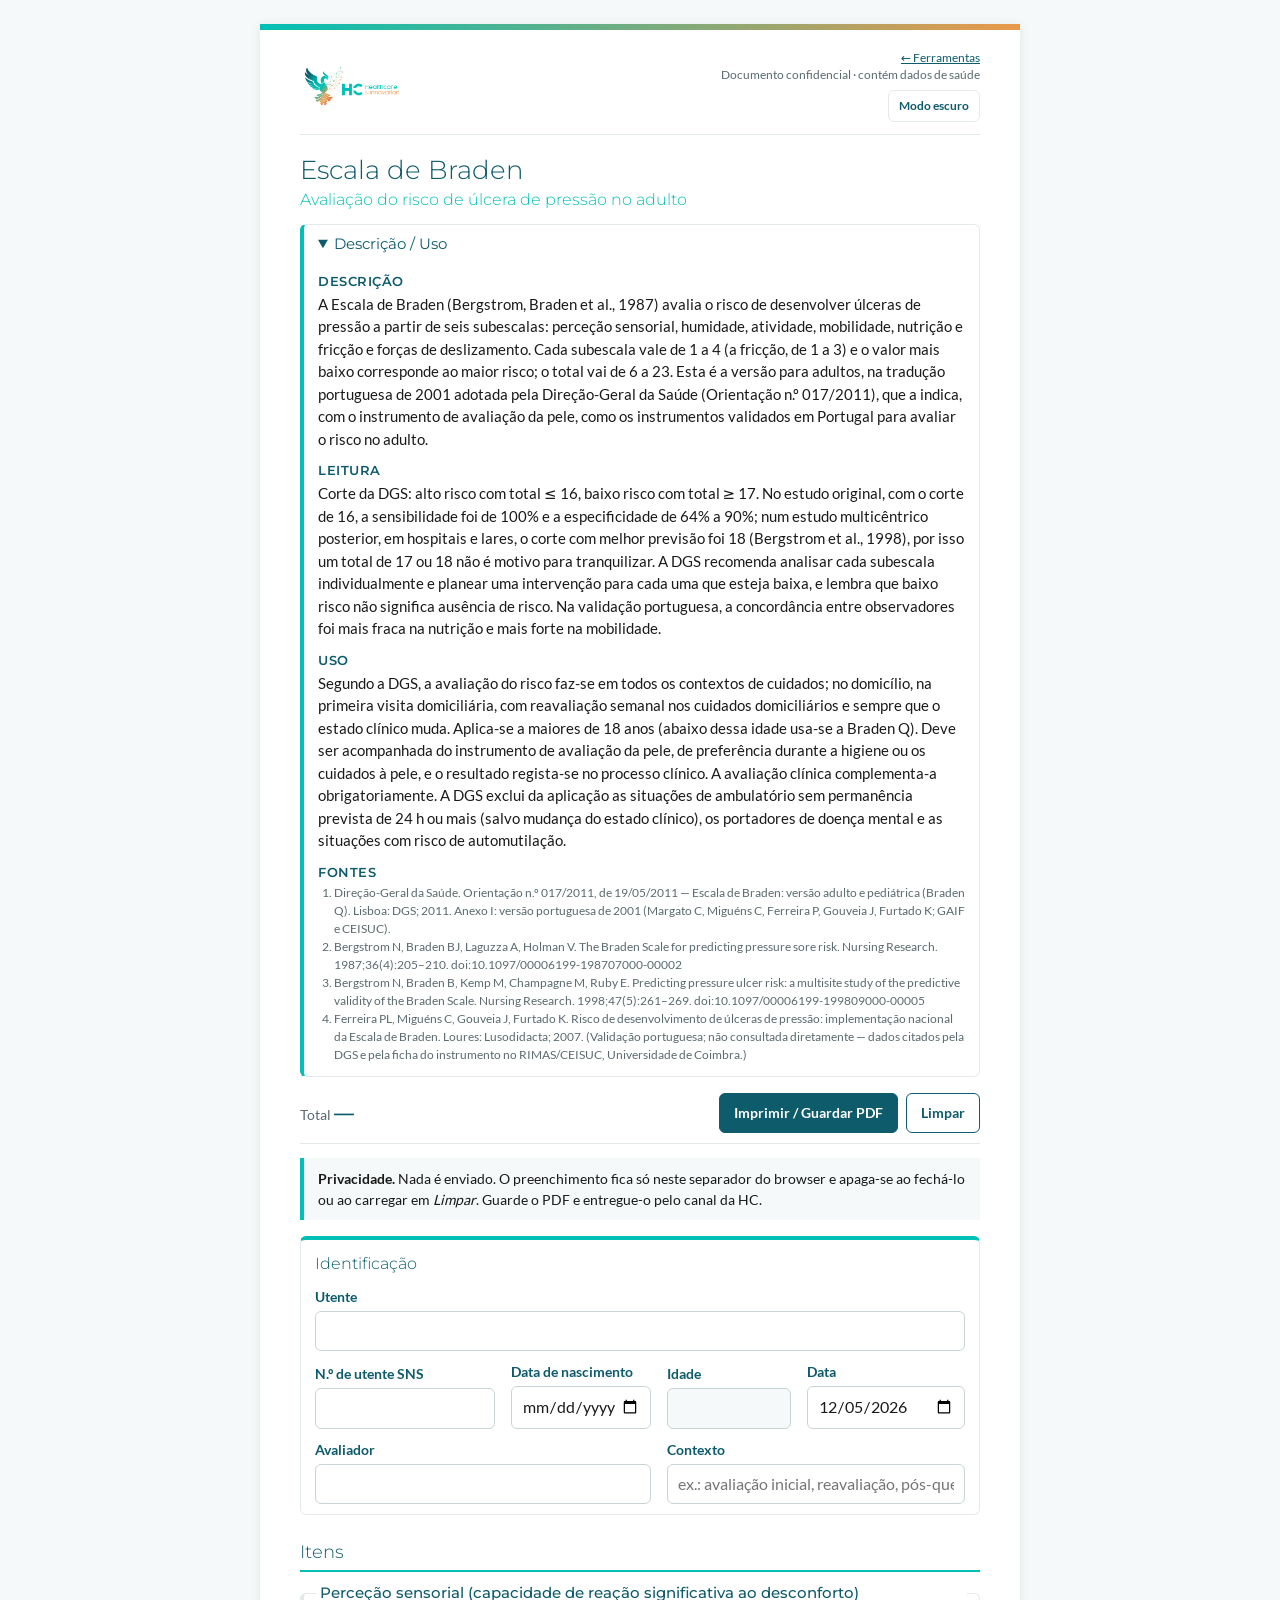
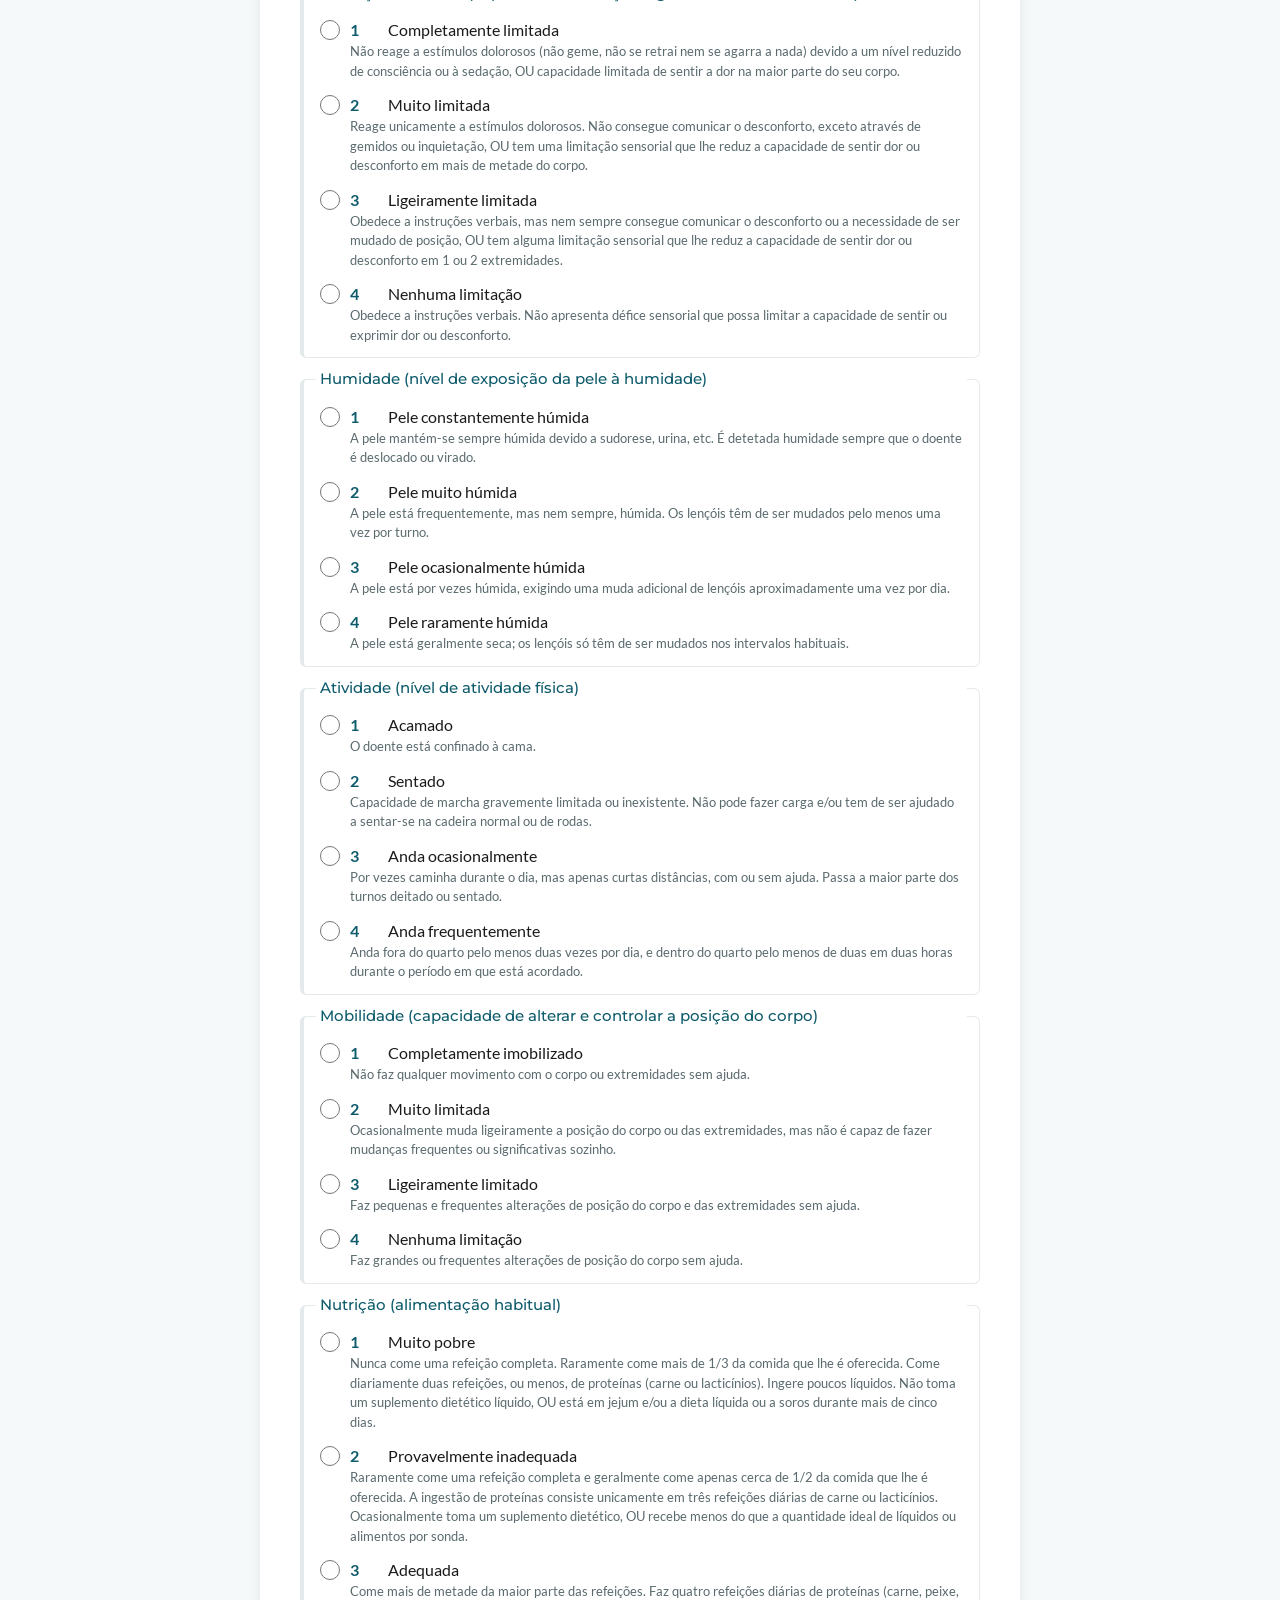
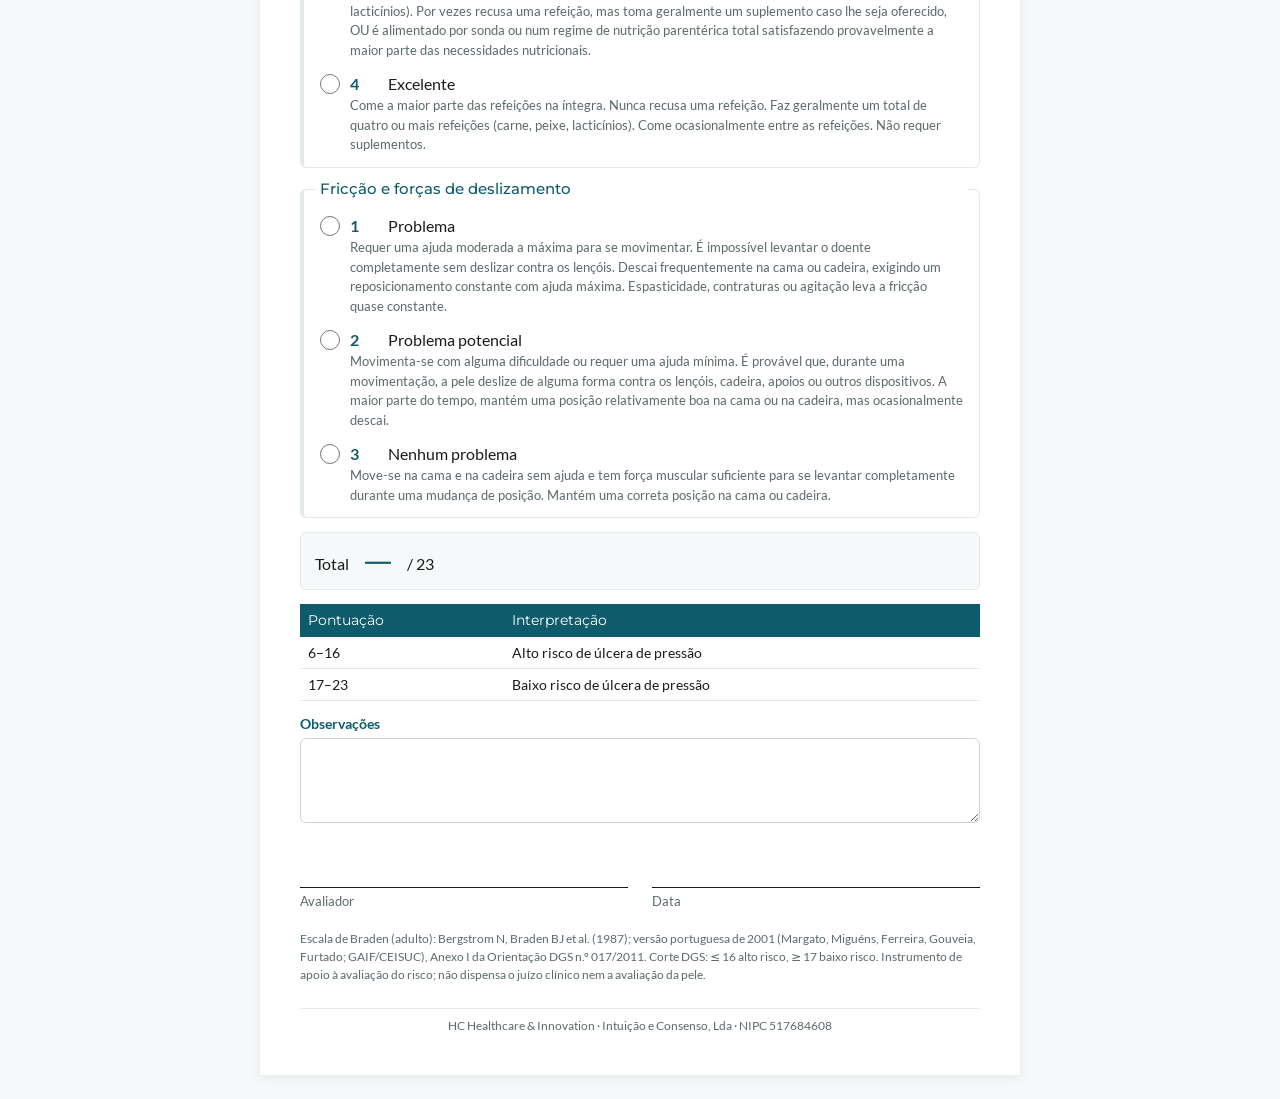
<file: braden/index.html>
<!doctype html>
<html lang="pt-PT">
<head>
<meta charset="utf-8">
<meta name="viewport" content="width=device-width, initial-scale=1">
<meta name="robots" content="noindex, nofollow">
<!-- Sem pedidos de rede nem envio de dados: tudo embebido, rascunho só no separador. -->
<meta http-equiv="Content-Security-Policy" content="default-src 'none'; img-src data:; font-src data:; style-src 'unsafe-inline'; script-src 'unsafe-inline'; form-action 'none'; base-uri 'none'">
<title>Escala de Braden · HC</title>
<style>
@font-face { font-family: "Lato"; font-weight: 400; font-display: swap; src: url("[data-uri]") format("woff2"); }
@font-face { font-family: "Lato"; font-weight: 700; font-display: swap; src: url("[data-uri]") format("woff2"); }
@font-face { font-family: "Montserrat"; font-weight: 300 700; font-display: swap; src: url("[data-uri]") format("woff2-variations"); }

/* Marca: claude/design-md/hc/DESIGN.md (hasp-HQ) */
:root {
  --hc-turquesa: #00C0B5; --hc-petroleo: #0e5b6b; --hc-laranja: #E9994A; --hc-laranja-forte: #E86031;
  --hc-texto: #1a1a1a; --hc-texto-sec: #5a6a6e; --hc-linha: #e4eaeb; --hc-fundo-alt: #f5f9f9;
  --font-titulo: "Montserrat", "Segoe UI", system-ui, -apple-system, sans-serif;
  --font-corpo: "Lato", "Segoe UI", system-ui, -apple-system, sans-serif;
  color-scheme: light;
}
* { box-sizing: border-box; }
html, body { -webkit-print-color-adjust: exact; print-color-adjust: exact; }
body { margin: 0; background: var(--hc-fundo-alt); color: var(--hc-texto); font: 16px/1.5 var(--font-corpo); accent-color: var(--hc-petroleo); }
.folha { max-width: 760px; margin: 0 auto; background: var(--sup); padding: 0 16px 32px; }
@media (min-width: 800px) { .folha { margin: 24px auto; padding: 0 40px 40px; box-shadow: 0 2px 12px var(--sombra); } }
.faixa { height: 6px; margin: 0 -16px; background: linear-gradient(90deg, var(--hc-turquesa), var(--hc-laranja)); }
@media (min-width: 800px) { .faixa { margin: 0 -40px; } }
header.cab { display: flex; align-items: center; justify-content: space-between; gap: 16px; padding: 20px 0 12px; border-bottom: 1px solid var(--hc-linha); }
header.cab img { height: 52px; width: auto; }
header.cab .doc-id { text-align: right; font-size: 12px; color: var(--hc-texto-sec); line-height: 1.4; }
header.cab a { color: var(--hc-petroleo); }
h1, h2, legend { font-family: var(--font-titulo); color: var(--hc-petroleo); font-weight: 300; }
h1 { font-size: 26px; margin: 20px 0 2px; line-height: 1.2; }
.subtitulo { font-family: var(--font-titulo); font-weight: 300; color: var(--hc-turquesa); margin: 0 0 12px; font-size: 16px; }
h2 { font-size: 18px; margin: 24px 0 10px; padding-bottom: 4px; border-bottom: 2px solid var(--hc-turquesa); }

.barra { position: sticky; top: 0; z-index: 5; display: flex; flex-wrap: wrap; gap: 8px; align-items: center; padding: 10px 0; background: var(--sup); border-bottom: 1px solid var(--hc-linha); }
.barra .resumo { margin-right: auto; font-size: 14px; color: var(--hc-texto-sec); }
.barra .resumo strong { font: 600 20px var(--font-titulo); color: var(--hc-petroleo); }
.barra .resumo .cls { color: var(--hc-laranja-forte); font-weight: 700; }
button { font: 600 14px/1 var(--font-corpo); cursor: pointer; border-radius: 6px; padding: 10px 14px; min-height: 40px; border: 1px solid var(--hc-petroleo); }
button.prim { background: var(--hc-petroleo-fundo); color: #fff; }
button.sec { background: var(--sup); color: var(--hc-petroleo); }
button:focus-visible, input:focus-visible, textarea:focus-visible { outline: 3px solid var(--hc-turquesa); outline-offset: 1px; }

.aviso { background: var(--hc-fundo-alt); border-left: 4px solid var(--hc-turquesa); padding: 10px 14px; margin: 14px 0; font-size: 14px; }
.dica { font-size: 13px; color: var(--hc-texto-sec); }

.id-utente { border: 1px solid var(--hc-linha); border-top: 4px solid var(--hc-turquesa); border-radius: 6px; padding: 4px 14px 10px; margin: 16px 0 8px; }
.id-utente h2 { border: 0; margin: 8px 0 6px; font-size: 16px; }
.g { display: grid; gap: 10px 16px; grid-template-columns: 1fr; align-items: end; }
@media (min-width: 600px) { .g { grid-template-columns: 1.3fr 1fr .9fr .6fr; } .g .todo { grid-column: 1 / -1; } .g .dois { grid-column: span 2; } }
label.campo { display: flex; flex-direction: column; gap: 4px; font-size: 14px; font-weight: 700; color: var(--hc-petroleo); }
input[type=text], input[type=date], textarea { font: 16px/1.4 var(--font-corpo); color: var(--hc-texto); border: 1px solid var(--campo-borda); border-radius: 6px; padding: 8px 10px; background: var(--sup); width: 100%; }
input.calc { background: var(--hc-fundo-alt); color: var(--hc-petroleo); font-weight: 700; }
textarea { min-height: 72px; resize: vertical; overflow: hidden; }

/* Itens da escala */
fieldset.item { border: 1px solid var(--hc-linha); border-left: 4px solid var(--hc-linha); border-radius: 6px; padding: 8px 12px 6px; margin: 0 0 10px; min-width: 0; }
fieldset.item.feito { border-left-color: var(--hc-turquesa); }
fieldset.item legend { display: flex; width: 100%; justify-content: space-between; gap: 8px; font-size: 15px; font-weight: 500; padding: 0 4px; }
fieldset.item legend .pts { font-weight: 600; color: var(--hc-laranja-forte); white-space: nowrap; }
.op { display: flex; gap: 10px; align-items: flex-start; padding: 6px 4px; border-radius: 4px; cursor: pointer; }
.op:has(input:checked) { background: var(--turq-suave); }
.op input { width: 20px; height: 20px; margin: 2px 0 0; flex: none; }
.op .v { font-weight: 700; color: var(--hc-petroleo); min-width: 2.2em; display: inline-block; }
.op .d { display: block; font-size: 13px; color: var(--hc-texto-sec); }

.total { display: flex; flex-wrap: wrap; gap: 8px 16px; align-items: baseline; padding: 12px 14px; background: var(--hc-fundo-alt); border: 1px solid var(--hc-linha); border-radius: 6px; margin: 14px 0; }
.total output { font: 600 26px var(--font-titulo); color: var(--hc-petroleo); }
.total .cls { font-weight: 700; color: var(--hc-laranja-forte); font-size: 17px; }
.total .sub { font-size: 14px; color: var(--hc-texto-sec); }
table.faixas { width: 100%; border-collapse: collapse; font-size: 14px; margin: 6px 0 12px; }
table.faixas th { background: var(--hc-petroleo-fundo); color: #fff; font-family: var(--font-titulo); font-weight: 400; text-align: left; padding: 6px 8px; }
table.faixas td { padding: 5px 8px; border-bottom: 1px solid var(--hc-linha); }
table.faixas tr.atual td { background: var(--lar-suave); font-weight: 700; color: var(--hc-laranja-forte); }
.assin { display: grid; grid-template-columns: 1fr 1fr; gap: 24px; margin-top: 24px; }
.assin .linha { border-top: 1px solid var(--hc-texto); padding-top: 4px; margin-top: 40px; font-size: 13px; color: var(--hc-texto-sec); }
.fonte { font-size: 12px; color: var(--hc-texto-sec); margin-top: 18px; }
footer.legal { margin-top: 24px; padding-top: 8px; border-top: 1px solid var(--hc-linha); font-size: 12px; color: var(--hc-texto-sec); text-align: center; }
.espelho { display: none; }
details.intro { border: 1px solid var(--hc-linha); border-left: 4px solid var(--hc-turquesa); border-radius: 6px; padding: 8px 14px; margin: 10px 0 6px; background: var(--sup); }
details.intro summary { cursor: pointer; font-family: var(--font-titulo); color: var(--hc-petroleo); font-size: 15px; min-height: 28px; }
details.intro h3 { font: 600 13px var(--font-titulo); color: var(--hc-petroleo); text-transform: uppercase; letter-spacing: .04em; margin: 12px 0 4px; }
details.intro p { margin: 0 0 6px; font-size: 15px; }
details.intro ol { margin: 4px 0 4px; padding-left: 1.3em; font-size: 12px; color: var(--hc-texto-sec); }

@page {
  size: A4; margin: 1.3cm 1.5cm 1.6cm;
  @bottom-left { content: "HC Healthcare & Innovation · Intuição e Consenso, Lda · NIPC 517684608 · Documento confidencial — contém dados de saúde"; font: 7pt "Lato", sans-serif; color: #5a6a6e; }
  @bottom-right { content: counter(page) " / " counter(pages); font: 7.5pt "Lato", sans-serif; color: #5a6a6e; }
}
@media print {
  body { background: var(--sup); font-size: 9.5pt; }
  .folha { max-width: none; margin: 0; padding: 0; box-shadow: none; }
  .faixa { margin: 0; height: 4px; }
  .nao-imprimir { display: none !important; }
  header.cab { padding: 8px 0 6px; }
  header.cab img { height: 1.2cm; }
  h1 { font-size: 16pt; margin-top: 8px; }
  .subtitulo { font-size: 10.5pt; margin-bottom: 4px; }
  h2 { font-size: 11pt; margin: 10px 0 4px; }
  .id-utente { padding: 2px 10px 6px; margin: 6px 0 4px; break-inside: avoid; }
  .g { grid-template-columns: 1.3fr 1fr .9fr .6fr; gap: 4px 12px; }
  .g .todo { grid-column: 1 / -1; } .g .dois { grid-column: span 2; }
  label.campo { font-size: 8pt; gap: 1px; }
  input[type=text], input[type=date], textarea { font-size: 9.5pt; border: 0; border-bottom: 1px solid #b8c4c6; border-radius: 0; padding: 1px 0; background: transparent; }
  input::-webkit-calendar-picker-indicator { display: none; }
  input.espelhado, textarea.espelhado { display: none; }
  .espelho { display: block; white-space: pre-wrap; font: 400 9.5pt/1.4 var(--font-corpo); border-bottom: 1px solid #b8c4c6; min-height: 1.3em; padding: 1px 0; }
  fieldset.item { padding: 3px 8px 2px; margin-bottom: 4px; break-inside: avoid; }
  fieldset.item legend { font-size: 9.5pt; }
  .op { padding: 0 2px; gap: 6px; line-height: 1.35; }
  .op input { width: 11px; height: 11px; margin-top: 2px; }
  .op .d { display: inline; font-size: 8pt; }
  .op .d::before { content: " — "; }
  .op .d:empty::before { content: none; }
  .total { padding: 6px 10px; margin: 8px 0; break-inside: avoid; }
  .total output { font-size: 16pt; }
  table.faixas { font-size: 8.5pt; break-inside: avoid; }
  table.faixas th, table.faixas td { padding: 2px 6px; }
  .assin { margin-top: 14px; break-inside: avoid; }
  .assin .linha { margin-top: 22px; }
  .fonte { font-size: 7.5pt; margin-top: 8px; }
  footer.legal { display: none; }
}
/* Tema claro/escuro partilhado por todas as páginas do hc-dom.
   Embebido no fim do <style> de cada página (depois dos tokens da marca).
   A impressão é sempre clara. */
:root {
  --sup: #ffffff;              /* superfícies: folha, campos, botões secundários */
  --campo-borda: #c9d4d6;
  --turq-suave: #e3f7f5;
  --lar-suave: #fdf4ec;
  --hc-petroleo-fundo: #0e5b6b; /* fundos petróleo com texto branco (cabeçalhos de tabela, botões) */
  --sombra: rgba(0, 0, 0, .08);
  --sobre-c3: #ffffff;          /* texto sobre o laranja de alerta */
}
@media (prefers-color-scheme: dark) {
  :root:not([data-theme="light"]) {
    --hc-texto: #e4f1f1; --hc-texto-sec: #a2bec2; --hc-linha: #24474f; --hc-fundo-alt: #0b2228;
    --sup: #103039; --campo-borda: #3a5f66; --turq-suave: #123e45; --lar-suave: #3a2a22;
    --hc-petroleo: #7fd6cf; --hc-laranja-forte: #f08a5d; --sombra: rgba(0, 0, 0, .4);
    --c1: #5fd9ce; --c1-bg: #123e45; --c2: #f2b46d; --c2-bg: #3a2e1e; --c3: #f08a5d; --c3-bg: #3a2620; --sobre-c3: #06262c;
    color-scheme: dark;
  }
}
:root[data-theme="dark"] {
  --hc-texto: #e4f1f1; --hc-texto-sec: #a2bec2; --hc-linha: #24474f; --hc-fundo-alt: #0b2228;
  --sup: #103039; --campo-borda: #3a5f66; --turq-suave: #123e45; --lar-suave: #3a2a22;
  --hc-petroleo: #7fd6cf; --hc-laranja-forte: #f08a5d; --sombra: rgba(0, 0, 0, .4);
  --c1: #5fd9ce; --c1-bg: #123e45; --c2: #f2b46d; --c2-bg: #3a2e1e; --c3: #f08a5d; --c3-bg: #3a2620; --sobre-c3: #06262c;
  color-scheme: dark;
}
/* O logótipo tem letras escuras: em modo escuro vai sobre uma placa clara */
@media (prefers-color-scheme: dark) { :root:not([data-theme="light"]) header img { background: #fff; border-radius: 6px; padding: 4px 8px; } }
:root[data-theme="dark"] header img { background: #fff; border-radius: 6px; padding: 4px 8px; }

.tema-btn {
  font: 600 12px/1 var(--font-corpo, system-ui); cursor: pointer; border-radius: 6px; padding: 6px 10px; min-height: 32px;
  border: 1px solid var(--hc-linha); background: var(--sup); color: var(--hc-petroleo); margin-top: 6px;
}
.tema-btn:hover { border-color: var(--hc-petroleo); }
header.cab .doc-id .tema-btn { display: block; margin: 6px 0 0 auto; }

/* Interruptor (ex.: Barthel 0–20 ↔ 0–100) */
.switch { display: inline-flex; align-items: center; gap: 8px; cursor: pointer; font: 700 13px var(--font-corpo, system-ui); color: var(--hc-petroleo); user-select: none; min-height: 32px; }
.switch input { position: absolute; opacity: 0; width: 1px; height: 1px; }
.switch .trilho-sw { width: 40px; height: 22px; border-radius: 11px; background: var(--campo-borda); position: relative; transition: background .2s; flex: none; }
.switch .trilho-sw::after { content: ""; position: absolute; top: 3px; left: 3px; width: 16px; height: 16px; border-radius: 50%; background: var(--sup); transition: left .2s; box-shadow: 0 1px 2px rgba(0,0,0,.3); }
.switch input:checked + .trilho-sw { background: var(--hc-petroleo-fundo); }
.switch input:checked + .trilho-sw::after { left: 21px; }
.switch input:focus-visible + .trilho-sw { outline: 3px solid var(--hc-turquesa); outline-offset: 2px; }
@media (prefers-reduced-motion: reduce) { .switch .trilho-sw, .switch .trilho-sw::after { transition: none; } }
@media print { .switch { display: none !important; } }

@media print {
  :root, :root[data-theme="dark"], :root:not([data-theme="light"]) {
    --hc-texto: #1a1a1a; --hc-texto-sec: #5a6a6e; --hc-linha: #e4eaeb; --hc-fundo-alt: #f5f9f9;
    --sup: #ffffff; --campo-borda: #c9d4d6; --turq-suave: #e3f7f5; --lar-suave: #fdf4ec;
    --hc-petroleo: #0e5b6b; --hc-laranja-forte: #E86031; --sombra: none;
    --c1: #0E7A6F; --c1-bg: #DDF4F1; --c2: #9A5A12; --c2-bg: #FCEBD6; --c3: #B8441A; --c3-bg: #FADFD3; --sobre-c3: #ffffff;
    color-scheme: light;
  }
  header img { background: none !important; padding: 0 !important; }
  .tema-btn { display: none !important; }
}

</style>
<script>
/* Alternância claro/escuro. Corre no <head> para aplicar a preferência antes de pintar.
   A escolha fica em localStorage (só neste browser); sem escolha, segue o sistema. */
(function () {
  "use strict";
  var K = "hc-tema", r = document.documentElement;
  try { var t = localStorage.getItem(K); if (t === "dark" || t === "light") r.setAttribute("data-theme", t); } catch (e) {}
  function escuro() {
    var t = r.getAttribute("data-theme");
    return t ? t === "dark" : window.matchMedia("(prefers-color-scheme: dark)").matches;
  }
  document.addEventListener("DOMContentLoaded", function () {
    var alvo = document.querySelector("header.cab .doc-id") || document.querySelector("header");
    if (!alvo) return;
    var b = document.createElement("button");
    b.type = "button";
    b.className = "tema-btn nao-imprimir";
    function rotulo() { b.textContent = escuro() ? "Modo claro" : "Modo escuro"; b.setAttribute("aria-pressed", String(escuro())); }
    b.addEventListener("click", function () {
      var novo = escuro() ? "light" : "dark";
      r.setAttribute("data-theme", novo);
      try { localStorage.setItem(K, novo); } catch (e) {}
      rotulo();
    });
    rotulo();
    alvo.appendChild(b);
  });
})();

</script>
</head>
<body>
<main class="folha">
  <div class="faixa" aria-hidden="true"></div>
  <header class="cab">
    <img src="[data-uri]" alt="HC Healthcare &amp; Innovation">
    <div class="doc-id"><span class="nao-imprimir"><a href="../">← Ferramentas</a><br></span>Documento confidencial · contém dados de saúde</div>
  </header>

  <h1>Escala de Braden</h1>
  <p class="subtitulo">Avaliação do risco de úlcera de pressão no adulto</p>

  <details class="intro nao-imprimir" open>
    <summary>Descrição / Uso</summary>
    <div id="intro-corpo"></div>
  </details>

  <div class="barra nao-imprimir">
    <span class="resumo">Total <strong id="t-barra">—</strong> <span class="cls" id="c-barra"></span></span>
    <button type="button" class="prim" id="btn-imprimir">Imprimir / Guardar PDF</button>
    <button type="button" class="sec" id="btn-limpar">Limpar</button>
  </div>

  <p class="aviso nao-imprimir"><strong>Privacidade.</strong> Nada é enviado. O preenchimento fica só neste separador do browser e apaga-se ao fechá-lo ou ao carregar em <em>Limpar</em>. Guarde o PDF e entregue-o pelo canal da HC.</p>

<form id="f" autocomplete="off" novalidate>
  <section class="id-utente" aria-labelledby="id-t">
    <h2 id="id-t">Identificação</h2>
    <div class="g">
      <label class="campo todo">Utente <input type="text" name="u_nome"></label>
      <label class="campo">N.º de utente SNS <input type="text" name="u_sns" inputmode="numeric" maxlength="9"></label>
      <label class="campo">Data de nascimento <input type="date" name="u_nasc"></label>
      <label class="campo">Idade <input type="text" name="u_idade" readonly tabindex="-1" class="calc"></label>
      <label class="campo">Data <input type="date" name="a_data"></label>
      <label class="campo dois">Avaliador <input type="text" name="a_avaliador"></label>
      <label class="campo dois">Contexto <input type="text" name="a_contexto" placeholder="ex.: avaliação inicial, reavaliação, pós-queda"></label>
    </div>
  </section>

  <h2 class="nao-imprimir">Itens</h2>
  <div id="itens"></div>

  <div class="total">
    <span>Total</span> <output id="total">—</output><span>/ <span id="max"></span></span>
    <span class="cls" id="cls"></span>
    <span class="sub" id="total-alt"></span>
  </div>

  <table class="faixas" id="faixas"><thead><tr><th id="faixas-th">Pontuação</th><th>Interpretação</th></tr></thead><tbody></tbody></table>

  <label class="campo">Observações <textarea name="obs" rows="3"></textarea></label>

  <div class="assin">
    <div><div class="linha">Avaliador</div></div>
    <div><div class="linha">Data</div></div>
  </div>
  <p class="fonte" id="fonte"></p>
</form>

  <footer class="legal">HC Healthcare &amp; Innovation · Intuição e Consenso, Lda · NIPC 517684608</footer>
</main>
<script>
/* Definições das escalas — fonte única, partilhada pelo formulário de avaliação
   (eval-hc-patient) e pelas ferramentas isoladas (barthel/, morse/, braden/).
   Opção: [valor, rótulo curto, descrição]. Editar aqui e correr build.py. */
"use strict";

/* Índice de Barthel (Mahoney & Barthel, 1965). */
var BARTHEL_ITENS = [
  ["b_alim", "Alimentação", [
    ["10", "Independente", "Capaz de usar qualquer instrumento; come num tempo razoável"],
    ["5", "Precisa de ajuda", "Para cortar, barrar manteiga, etc."],
    ["0", "Dependente", ""]]],
  ["b_banho", "Banho", [
    ["5", "Independente", "Lava-se por completo, entra e sai do banho sem ajuda nem supervisão"],
    ["0", "Dependente", ""]]],
  ["b_hig", "Higiene pessoal", [
    ["5", "Independente", "Lava a cara e as mãos, penteia-se, lava os dentes, barbeia-se"],
    ["0", "Precisa de ajuda", ""]]],
  ["b_vestir", "Vestir", [
    ["10", "Independente", "Veste-se e despe-se, aperta botões, fechos e atacadores"],
    ["5", "Precisa de ajuda", "Faz pelo menos metade das tarefas num tempo razoável"],
    ["0", "Dependente", ""]]],
  ["b_int", "Intestino", [
    ["10", "Continente", "Sem acidentes; usa supositório ou enema sozinho se precisar"],
    ["5", "Acidente ocasional", "Ou precisa de ajuda com supositório / enema"],
    ["0", "Incontinente", ""]]],
  ["b_bex", "Bexiga", [
    ["10", "Continente", "Sem acidentes; gere a sonda sozinho, se a tiver"],
    ["5", "Acidente ocasional", "Máximo um episódio em 24 h, ou precisa de ajuda com a sonda"],
    ["0", "Incontinente", "Ou algaliado sem autonomia na gestão"]]],
  ["b_sanita", "Uso da sanita", [
    ["10", "Independente", "Usa a sanita ou a arrastadeira, limpa-se e compõe a roupa sozinho"],
    ["5", "Precisa de alguma ajuda", "Para o equilíbrio, para se vestir ou para se limpar"],
    ["0", "Dependente", ""]]],
  ["b_transf", "Transferências (cadeira ↔ cama)", [
    ["15", "Independente", ""],
    ["10", "Pequena ajuda", "Ajuda física mínima ou supervisão"],
    ["5", "Grande ajuda", "Precisa de uma pessoa forte ou treinada; consegue sentar-se"],
    ["0", "Dependente", "Precisa de grua ou de duas pessoas; não se senta"]]],
  ["b_deamb", "Deambulação", [
    ["15", "Independente", "Caminha 50 m sem ajuda nem supervisão (pode usar auxiliar, exceto andarilho)"],
    ["10", "Com ajuda de uma pessoa", "Ajuda física ou supervisão para caminhar 50 m"],
    ["5", "Independente em cadeira de rodas", "Desloca-se 50 m em cadeira de rodas sem ajuda"],
    ["0", "Imóvel", ""]]],
  ["b_escadas", "Escadas", [
    ["10", "Independente", "Sobe e desce sem ajuda nem supervisão"],
    ["5", "Precisa de ajuda", "Ajuda física ou supervisão"],
    ["0", "Incapaz", ""]]]
];
/* Classificação portuguesa: cortes de Martins (2004), usados na validação de Araújo et al. (2007)
   na versão 0–20 (Wade & Collin: cada nível 0/5/10/15 corresponde a 0/1/2/3).
   Os valores guardam-se sempre em 0–100; a apresentação em 0–20 divide por BARTHEL_DIVISOR.
   Limiares abaixo em 0–100: 0–40 total, 45–60 grave, 65–95 moderada, 100 independência total. */
var BARTHEL_DIVISOR = 5;
var BARTHEL_CLASSES = [[100, "Independência total"], [65, "Dependência moderada"], [45, "Dependência grave"],
  [0, "Dependência total"]];
/* [faixa 0–20, faixa 0–100, classificação] */
var BARTHEL_FAIXAS = [["20", "100", "Independência total"], ["13–19", "65–95", "Dependência moderada"],
  ["9–12", "45–60", "Dependência grave"], ["0–8", "0–40", "Dependência total"]];

/* Escala de Quedas de Morse (Morse, Morse & Tylko, 1989). Redação da versão portuguesa validada:
   Costa-Dias, Ferreira & Oliveira (2014), Tabela 1. */
var MORSE_ITENS = [
  ["mo_hist", "Historial de quedas (neste internamento/urgência ou nos últimos três meses)", [
    ["0", "Não", ""],
    ["25", "Sim", ""]]],
  ["mo_diag", "Diagnóstico(s) secundário(s)", [
    ["0", "Não", ""],
    ["15", "Sim", "Mais do que um diagnóstico médico"]]],
  ["mo_apoio", "Ajuda para caminhar", [
    ["0", "Nenhuma / ajuda de enfermeiro / acamado / cadeira de rodas", ""],
    ["15", "Muletas / canadianas / bengala / andarilho", ""],
    ["30", "Apoia-se no mobiliário para andar", ""]]],
  ["mo_ev", "Terapia intravenosa", [
    ["0", "Não", ""],
    ["20", "Sim", ""]]],
  ["mo_marcha", "Postura no andar e na transferência", [
    ["0", "Normal / acamado / imóvel", ""],
    ["10", "Debilitado", "Passos curtos, pode arrastar os pés; mantém a cabeça erguida"],
    ["20", "Dependente de ajuda", "Dificuldade em levantar-se; cabeça baixa; apoia-se no mobiliário ou em pessoas"]]],
  ["mo_mental", "Estado mental", [
    ["0", "Consciente das suas capacidades", ""],
    ["15", "Esquece-se das suas limitações", ""]]]
];
var MORSE_CLASSES = [[51, "Alto risco de queda"], [25, "Baixo risco de queda"], [0, "Sem risco de queda"]];
var MORSE_FAIXAS = [["0–24", "Sem risco de queda"], ["25–50", "Baixo risco de queda"], ["≥ 51", "Alto risco de queda"]];

/* Escala de Braden — adulto (Bergstrom, Braden et al., 1987). Redação da versão portuguesa de 2001
   (Margato, Miguéns, Ferreira, Gouveia, Furtado; GAIF/CEISUC), transcrita do Anexo I da Orientação
   DGS n.º 017/2011, só com a ortografia atualizada (AO90). Opções pela ordem do original, de 1 a 4. */
var BRADEN_ITENS = [
  ["br_percecao", "Perceção sensorial (capacidade de reação significativa ao desconforto)", [
    ["1", "Completamente limitada", "Não reage a estímulos dolorosos (não geme, não se retrai nem se agarra a nada) devido a um nível reduzido de consciência ou à sedação, OU capacidade limitada de sentir a dor na maior parte do seu corpo."],
    ["2", "Muito limitada", "Reage unicamente a estímulos dolorosos. Não consegue comunicar o desconforto, exceto através de gemidos ou inquietação, OU tem uma limitação sensorial que lhe reduz a capacidade de sentir dor ou desconforto em mais de metade do corpo."],
    ["3", "Ligeiramente limitada", "Obedece a instruções verbais, mas nem sempre consegue comunicar o desconforto ou a necessidade de ser mudado de posição, OU tem alguma limitação sensorial que lhe reduz a capacidade de sentir dor ou desconforto em 1 ou 2 extremidades."],
    ["4", "Nenhuma limitação", "Obedece a instruções verbais. Não apresenta défice sensorial que possa limitar a capacidade de sentir ou exprimir dor ou desconforto."]]],
  ["br_humidade", "Humidade (nível de exposição da pele à humidade)", [
    ["1", "Pele constantemente húmida", "A pele mantém-se sempre húmida devido a sudorese, urina, etc. É detetada humidade sempre que o doente é deslocado ou virado."],
    ["2", "Pele muito húmida", "A pele está frequentemente, mas nem sempre, húmida. Os lençóis têm de ser mudados pelo menos uma vez por turno."],
    ["3", "Pele ocasionalmente húmida", "A pele está por vezes húmida, exigindo uma muda adicional de lençóis aproximadamente uma vez por dia."],
    ["4", "Pele raramente húmida", "A pele está geralmente seca; os lençóis só têm de ser mudados nos intervalos habituais."]]],
  ["br_atividade", "Atividade (nível de atividade física)", [
    ["1", "Acamado", "O doente está confinado à cama."],
    ["2", "Sentado", "Capacidade de marcha gravemente limitada ou inexistente. Não pode fazer carga e/ou tem de ser ajudado a sentar-se na cadeira normal ou de rodas."],
    ["3", "Anda ocasionalmente", "Por vezes caminha durante o dia, mas apenas curtas distâncias, com ou sem ajuda. Passa a maior parte dos turnos deitado ou sentado."],
    ["4", "Anda frequentemente", "Anda fora do quarto pelo menos duas vezes por dia, e dentro do quarto pelo menos de duas em duas horas durante o período em que está acordado."]]],
  ["br_mobilidade", "Mobilidade (capacidade de alterar e controlar a posição do corpo)", [
    ["1", "Completamente imobilizado", "Não faz qualquer movimento com o corpo ou extremidades sem ajuda."],
    ["2", "Muito limitada", "Ocasionalmente muda ligeiramente a posição do corpo ou das extremidades, mas não é capaz de fazer mudanças frequentes ou significativas sozinho."],
    ["3", "Ligeiramente limitado", "Faz pequenas e frequentes alterações de posição do corpo e das extremidades sem ajuda."],
    ["4", "Nenhuma limitação", "Faz grandes ou frequentes alterações de posição do corpo sem ajuda."]]],
  ["br_nutricao", "Nutrição (alimentação habitual)", [
    ["1", "Muito pobre", "Nunca come uma refeição completa. Raramente come mais de 1/3 da comida que lhe é oferecida. Come diariamente duas refeições, ou menos, de proteínas (carne ou lacticínios). Ingere poucos líquidos. Não toma um suplemento dietético líquido, OU está em jejum e/ou a dieta líquida ou a soros durante mais de cinco dias."],
    ["2", "Provavelmente inadequada", "Raramente come uma refeição completa e geralmente come apenas cerca de 1/2 da comida que lhe é oferecida. A ingestão de proteínas consiste unicamente em três refeições diárias de carne ou lacticínios. Ocasionalmente toma um suplemento dietético, OU recebe menos do que a quantidade ideal de líquidos ou alimentos por sonda."],
    ["3", "Adequada", "Come mais de metade da maior parte das refeições. Faz quatro refeições diárias de proteínas (carne, peixe, lacticínios). Por vezes recusa uma refeição, mas toma geralmente um suplemento caso lhe seja oferecido, OU é alimentado por sonda ou num regime de nutrição parentérica total satisfazendo provavelmente a maior parte das necessidades nutricionais."],
    ["4", "Excelente", "Come a maior parte das refeições na íntegra. Nunca recusa uma refeição. Faz geralmente um total de quatro ou mais refeições (carne, peixe, lacticínios). Come ocasionalmente entre as refeições. Não requer suplementos."]]],
  ["br_friccao", "Fricção e forças de deslizamento", [
    ["1", "Problema", "Requer uma ajuda moderada a máxima para se movimentar. É impossível levantar o doente completamente sem deslizar contra os lençóis. Descai frequentemente na cama ou cadeira, exigindo um reposicionamento constante com ajuda máxima. Espasticidade, contraturas ou agitação leva a fricção quase constante."],
    ["2", "Problema potencial", "Movimenta-se com alguma dificuldade ou requer uma ajuda mínima. É provável que, durante uma movimentação, a pele deslize de alguma forma contra os lençóis, cadeira, apoios ou outros dispositivos. A maior parte do tempo, mantém uma posição relativamente boa na cama ou na cadeira, mas ocasionalmente descai."],
    ["3", "Nenhum problema", "Move-se na cama e na cadeira sem ajuda e tem força muscular suficiente para se levantar completamente durante uma mudança de posição. Mantém uma correta posição na cama ou cadeira."]]]
];
/* Corte da DGS (Orientação 017/2011, Critérios 3 e Anexo IV): ≤ 16 alto risco, ≥ 17 baixo risco. */
var BRADEN_CLASSES = [[17, "Baixo risco de úlcera de pressão"], [0, "Alto risco de úlcera de pressão"]];
var BRADEN_FAIXAS = [["6–16", "Alto risco de úlcera de pressão"], ["17–23", "Baixo risco de úlcera de pressão"]];

/* Descrição / Uso — texto de apoio por escala, a partir das fontes indicadas (verificadas em 2026-10-08). */
var BARTHEL_INFO = {
  descricao: "O Índice de Barthel (Mahoney & Barthel, 1965) mede o nível de independência em dez atividades básicas de vida diária: alimentação, banho, higiene pessoal, vestir, controlo intestinal, controlo vesical, uso da sanita, transferências, deambulação e escadas. Esta página usa a pontuação de 0 a 20 (Wade & Collin, 1988), a da validação portuguesa, em que cada nível vale 0, 1, 2 ou 3; o interruptor mostra a mesma avaliação na escala original de 0 a 100 (multiplicar por 5). 0 corresponde à dependência máxima e o máximo à independência nas atividades avaliadas.",
  leitura: "Classificação usada na validação portuguesa (Araújo et al., 2007, com os cortes de Martins, 2004): 0–8 dependência total, 9–12 grave, 13–19 moderada e 20 independência total (em 0–100: 0–40, 45–60, 65–95 e 100). Não há faixa de dependência ligeira: qualquer dependência abaixo do máximo conta como moderada ou pior. Os cortes foram propostos num estudo com doentes com AVC e adotados no estudo português para comparação; a validação portuguesa demonstrou a fiabilidade da escala (alfa de Cronbach 0,96), não derivou novos cortes. O valor 60 em 0–100 (12 em 0–20) é apontado como ponto de viragem entre independência e dependência (Granger, citado por Araújo et al., 2007). Mais do que o total, contam as pontuações parciais: duas pessoas com o mesmo total podem precisar de cuidados diferentes.",
  uso: "Avaliação inicial e reavaliação periódica da dependência funcional, planeamento de cuidados e monitorização da evolução (a diferença entre duas avaliações indica melhoria ou agravamento). Regista o que a pessoa faz, não o que poderia fazer. É rápido de aplicar e pode ser respondido pela própria pessoa ou pelo cuidador principal; em Portugal foi validado em idosos a viver no domicílio, na versão de 0 a 20 (Araújo et al., 2007).",
  fontes: [
    "Mahoney FI, Barthel DW. Functional evaluation: the Barthel Index. Maryland State Medical Journal. 1965;14:61–65.",
    "Wade DT, Collin C. The Barthel ADL Index: a standard measure of physical disability? International Disability Studies. 1988;10(2):64–67.",
    "Araújo F, Ribeiro JLP, Oliveira A, Pinto C. Validação do Índice de Barthel numa amostra de idosos não institucionalizados. Revista Portuguesa de Saúde Pública. 2007;25(2):59–66. hdl:10216/15740",
    "Martins AT. Dependência funcional, qualidade de vida pós AVC e sobrecarga física, emocional e social do cuidador informal. Tese de doutoramento, Faculdade de Psicologia, Porto; 2004. (Origem dos pontos de corte, citada por Araújo et al., 2007; não consultada diretamente.)"
  ]
};

var MORSE_INFO = {
  descricao: "A Escala de Quedas de Morse (Morse, Morse & Tylko, 1989) avalia o risco de queda a partir de seis itens: historial de quedas, diagnóstico secundário, ajuda para caminhar, terapia intravenosa, postura no andar e na transferência e estado mental. A pontuação vai de 0 a 125. Foi desenhada para ser aplicada por enfermeiros e tem versão portuguesa validada (Costa-Dias, Ferreira & Oliveira, 2014).",
  leitura: "Na versão portuguesa: sem risco 0–24, baixo risco 25–50, alto risco a partir de 51. No estudo original, a escala classificou corretamente 80,5% dos doentes (sensibilidade 78%, especificidade 83%). Os pontos de corte podem precisar de ajuste ao contexto em que a escala é usada.",
  uso: "Triagem rápida do risco de queda, para orientar medidas de prevenção. Aplica-se na avaliação inicial e repete-se quando o estado clínico muda, depois de uma queda e periodicamente. Foi desenvolvida e validada em internamento hospitalar: no domicílio, o item da terapia intravenosa raramente se aplica e os cortes não foram validados para este contexto, pelo que o resultado apoia, mas não substitui, o juízo clínico.",
  fontes: [
    "Morse JM, Morse RM, Tylko SJ. Development of a scale to identify the fall-prone patient. Canadian Journal on Aging. 1989;8(4):366–377. doi:10.1017/S0714980800008576",
    "Costa-Dias MJM, Ferreira PL, Oliveira AS. Adaptação cultural e linguística e validação da Escala de Quedas de Morse. Revista de Enfermagem Referência. 2014;IV(2):7–17. doi:10.12707/RIII1382"
  ]
};

/* Fontes verificadas em 2026-10-21: PDF oficial da Orientação DGS 017/2011, ficha RIMAS/CEISUC, DOIs na Crossref. */
var BRADEN_INFO = {
  descricao: "A Escala de Braden (Bergstrom, Braden et al., 1987) avalia o risco de desenvolver úlceras de pressão a partir de seis subescalas: perceção sensorial, humidade, atividade, mobilidade, nutrição e fricção e forças de deslizamento. Cada subescala vale de 1 a 4 (a fricção, de 1 a 3) e o valor mais baixo corresponde ao maior risco; o total vai de 6 a 23. Esta é a versão para adultos, na tradução portuguesa de 2001 adotada pela Direção-Geral da Saúde (Orientação n.º 017/2011), que a indica, com o instrumento de avaliação da pele, como os instrumentos validados em Portugal para avaliar o risco no adulto.",
  leitura: "Corte da DGS: alto risco com total ≤ 16, baixo risco com total ≥ 17. No estudo original, com o corte de 16, a sensibilidade foi de 100% e a especificidade de 64% a 90%; num estudo multicêntrico posterior, em hospitais e lares, o corte com melhor previsão foi 18 (Bergstrom et al., 1998), por isso um total de 17 ou 18 não é motivo para tranquilizar. A DGS recomenda analisar cada subescala individualmente e planear uma intervenção para cada uma que esteja baixa, e lembra que baixo risco não significa ausência de risco. Na validação portuguesa, a concordância entre observadores foi mais fraca na nutrição e mais forte na mobilidade.",
  uso: "Segundo a DGS, a avaliação do risco faz-se em todos os contextos de cuidados; no domicílio, na primeira visita domiciliária, com reavaliação semanal nos cuidados domiciliários e sempre que o estado clínico muda. Aplica-se a maiores de 18 anos (abaixo dessa idade usa-se a Braden Q). Deve ser acompanhada do instrumento de avaliação da pele, de preferência durante a higiene ou os cuidados à pele, e o resultado regista-se no processo clínico. A avaliação clínica complementa-a obrigatoriamente. A DGS exclui da aplicação as situações de ambulatório sem permanência prevista de 24 h ou mais (salvo mudança do estado clínico), os portadores de doença mental e as situações com risco de automutilação.",
  fontes: [
    "Direção-Geral da Saúde. Orientação n.º 017/2011, de 19/05/2011 — Escala de Braden: versão adulto e pediátrica (Braden Q). Lisboa: DGS; 2011. Anexo I: versão portuguesa de 2001 (Margato C, Miguéns C, Ferreira P, Gouveia J, Furtado K; GAIF e CEISUC).",
    "Bergstrom N, Braden BJ, Laguzza A, Holman V. The Braden Scale for predicting pressure sore risk. Nursing Research. 1987;36(4):205–210. doi:10.1097/00006199-198707000-00002",
    "Bergstrom N, Braden B, Kemp M, Champagne M, Ruby E. Predicting pressure ulcer risk: a multisite study of the predictive validity of the Braden Scale. Nursing Research. 1998;47(5):261–269. doi:10.1097/00006199-199809000-00005",
    "Ferreira PL, Miguéns C, Gouveia J, Furtado K. Risco de desenvolvimento de úlceras de pressão: implementação nacional da Escala de Braden. Loures: Lusodidacta; 2007. (Validação portuguesa; não consultada diretamente — dados citados pela DGS e pela ficha do instrumento no RIMAS/CEISUC, Universidade de Coimbra.)"
  ]
};

</script>
<script>
var ESCALA = { chave: "braden", nome: "Braden", itens: BRADEN_ITENS, classes: BRADEN_CLASSES, faixas: BRADEN_FAIXAS, fonte: "Escala de Braden (adulto): Bergstrom N, Braden BJ et al. (1987); versão portuguesa de 2001 (Margato, Miguéns, Ferreira, Gouveia, Furtado; GAIF/CEISUC), Anexo I da Orientação DGS n.º 017/2011. Corte DGS: ≤ 16 alto risco, ≥ 17 baixo risco. Instrumento de apoio à avaliação do risco; não dispensa o juízo clínico nem a avaliação da pele.", info: BRADEN_INFO, divisor: null };
</script>
<script>
/* Motor das ferramentas de escala isolada (barthel/, morse/).
   A configuração vem de window.ESCALA (definida por página no build). Sem rede, sem IA. */
(function () {
  "use strict";
  var C = window.ESCALA;
  var KEY = "hc-escala-" + C.chave + "-v1";
  var form = document.getElementById("f");

  function el(tag, attrs, texto) {
    var e = document.createElement(tag);
    if (attrs) Object.keys(attrs).forEach(function (k) { e.setAttribute(k, attrs[k]); });
    if (texto != null) e.textContent = texto;
    return e;
  }
  function campo(n) { return form.elements[n]; }
  function hojeISO() {
    var d = new Date();
    return d.getFullYear() + "-" + String(d.getMonth() + 1).padStart(2, "0") + "-" + String(d.getDate()).padStart(2, "0");
  }
  function dataPT(iso) { var p = (iso || "").split("-"); return p.length === 3 ? p[2] + "/" + p[1] + "/" + p[0] : ""; }

  /* ---------- construção ---------- */
  var itensEl = document.getElementById("itens");
  var max = 0;
  C.itens.forEach(function (it) {
    var fs = el("fieldset", { "class": "item", "data-n": it[0] });
    var lg = el("legend");
    lg.appendChild(el("span", null, it[1]));
    lg.appendChild(el("span", { "class": "pts", id: "pts_" + it[0] }));
    fs.appendChild(lg);
    var maxItem = 0;
    it[2].forEach(function (o) {
      maxItem = Math.max(maxItem, +o[0]);
      var l = el("label", { "class": "op" });
      l.appendChild(el("input", { type: "radio", name: it[0], value: o[0] }));
      var s = el("span");
      s.appendChild(el("span", { "class": "v", "data-v": o[0] }, o[0]));
      s.appendChild(document.createTextNode(" " + o[1]));
      s.appendChild(el("span", { "class": "d" }, o[2] || ""));
      l.appendChild(s);
      fs.appendChild(l);
    });
    max += maxItem;
    itensEl.appendChild(fs);
  });
  /* Apresentação alternativa (Barthel: 0–20 por omissão, 0–100 no interruptor).
     Os valores guardam-se sempre na escala original; só a apresentação muda. */
  var KEY_ALT = "hc-" + C.chave + "-0a100";
  var modo100 = false;
  if (C.divisor) { try { modo100 = localStorage.getItem(KEY_ALT) === "1"; } catch (err) {} }
  function f(v) { return C.divisor && !modo100 ? v / C.divisor : v; }
  function escalaTxt() { return C.divisor ? (modo100 ? "0–" + max : "0–" + (max / C.divisor)) : ""; }
  var tbF = document.querySelector("#faixas tbody");
  function preencherApresentacao() {
    itensEl.querySelectorAll(".op .v").forEach(function (s) { s.textContent = f(+s.getAttribute("data-v")); });
    document.getElementById("max").textContent = f(max);
    document.getElementById("faixas-th").textContent = C.divisor ? "Pontuação (" + escalaTxt() + ")" : "Pontuação";
    tbF.textContent = "";
    C.faixas.forEach(function (fx) {
      var rot = fx[fx.length - 1], faixa = fx.length === 3 ? (modo100 ? fx[1] : fx[0]) : fx[0];
      var tr = el("tr", { "data-cls": rot });
      tr.appendChild(el("td", null, faixa)); tr.appendChild(el("td", null, rot));
      tbF.appendChild(tr);
    });
  }
  if (C.divisor) {
    var sw = el("label", { "class": "switch", title: "Mostrar a pontuação na escala de 0 a " + max });
    var cb = el("input", { type: "checkbox", role: "switch", "aria-label": "Pontuação de 0 a " + max });
    cb.checked = modo100;
    sw.appendChild(cb); sw.appendChild(el("span", { "class": "trilho-sw", "aria-hidden": "true" })); sw.appendChild(el("span", null, "0–" + max));
    var barra = document.querySelector(".barra");
    barra.insertBefore(sw, document.getElementById("btn-imprimir"));
    cb.addEventListener("change", function () {
      modo100 = cb.checked;
      try { localStorage.setItem(KEY_ALT, modo100 ? "1" : "0"); } catch (err) {}
      preencherApresentacao(); calcular();
    });
  }
  preencherApresentacao();
  document.getElementById("fonte").textContent = C.fonte;

  // Descrição / Uso
  if (C.info) {
    var ic = document.getElementById("intro-corpo");
    [["Descrição", C.info.descricao], ["Leitura", C.info.leitura], ["Uso", C.info.uso]].forEach(function (p) {
      ic.appendChild(el("h3", null, p[0])); ic.appendChild(el("p", null, p[1]));
    });
    ic.appendChild(el("h3", null, "Fontes"));
    var ol = el("ol");
    C.info.fontes.forEach(function (f) { ol.appendChild(el("li", null, f)); });
    ic.appendChild(ol);
  } else {
    document.querySelector("details.intro").remove();
  }

  /* ---------- cálculo ---------- */
  function classe(t) {
    for (var i = 0; i < C.classes.length; i++) if (t >= C.classes[i][0]) return C.classes[i][1];
    return "";
  }
  function calcular() {
    var total = 0, n = 0;
    C.itens.forEach(function (it) {
      var v = form.elements[it[0]].value;
      var fs = itensEl.querySelector('[data-n="' + it[0] + '"]');
      fs.classList.toggle("feito", v !== "");
      document.getElementById("pts_" + it[0]).textContent = v !== "" ? f(+v) + " pts" : "";
      if (v !== "") { total += +v; n++; }
    });
    var completo = n === C.itens.length;
    var cls = !n ? "" : completo ? classe(total) : "incompleto (" + n + "/" + C.itens.length + ")";
    document.getElementById("total").textContent = n ? f(total) : "—";
    document.getElementById("total-alt").textContent = n && C.divisor
      ? (modo100 ? "= " + total / C.divisor + "/" + max / C.divisor + " (0–" + max / C.divisor + ")" : "= " + total + "/" + max + " (0–" + max + ")") : "";
    document.getElementById("cls").textContent = cls;
    document.getElementById("t-barra").textContent = n ? f(total) + "/" + f(max) : "—";
    document.getElementById("c-barra").textContent = cls;
    tbF.querySelectorAll("tr").forEach(function (tr) { tr.classList.toggle("atual", completo && tr.getAttribute("data-cls") === cls); });
    // idade
    var m = /^(\d{4})-(\d{2})-(\d{2})$/.exec(campo("u_nasc").value), idade = "";
    if (m) {
      var h = new Date(), a = h.getFullYear() - +m[1];
      if (h.getMonth() + 1 < +m[2] || (h.getMonth() + 1 === +m[2] && h.getDate() < +m[3])) a--;
      if (a >= 0 && a < 130) idade = a + " anos";
    }
    campo("u_idade").value = idade;
  }

  /* ---------- rascunho ---------- */
  function guardar() {
    var d = {};
    Array.prototype.forEach.call(form.elements, function (e) {
      if (!e.name) return;
      if (e.type === "radio") { if (e.checked) d[e.name] = e.value; }
      else d[e.name] = e.value;
    });
    try { sessionStorage.setItem(KEY, JSON.stringify(d)); } catch (err) {}
  }
  function repor() {
    var d;
    try { d = JSON.parse(sessionStorage.getItem(KEY) || "null"); } catch (err) { d = null; }
    if (!d) return false;
    Array.prototype.forEach.call(form.elements, function (e) {
      if (!e.name || !(e.name in d)) return;
      if (e.type === "radio") e.checked = d[e.name] === e.value; else e.value = d[e.name];
    });
    return true;
  }

  /* ---------- impressão ---------- */
  var cabPrint = el("style");
  document.head.appendChild(cabPrint);
  var tituloOriginal = document.title;
  function prepararImpressao() {
    calcular();
    form.querySelectorAll("textarea, input[type=date]").forEach(function (t) {
      var esp = t.nextElementSibling;
      if (!esp || !esp.classList.contains("espelho")) { esp = el("div", { "class": "espelho" }); t.parentNode.insertBefore(esp, t.nextSibling); }
      esp.textContent = t.type === "date" ? dataPT(t.value) : t.value;
      t.classList.add("espelhado");
    });
    var partes = [campo("u_nome").value.trim()];
    if (campo("u_sns").value.trim()) partes.push("SNS " + campo("u_sns").value.trim());
    partes.push(C.nome);
    var txt = partes.filter(Boolean).join(" · ").replace(/[\\"]/g, "\\$&").replace(/[\r\n]+/g, " ");
    cabPrint.textContent = '@page { @top-left { content: "' + txt + '"; font: 8pt "Lato", sans-serif; color: #0e5b6b; } } @page :first { @top-left { content: none; } }';
    var u = campo("u_nome").value.trim();
    var ini = u ? u.split(/\s+/).map(function (p) { return p.charAt(0).toUpperCase(); }).join("") : "utente";
    document.title = "HC_" + C.nome.replace(/\s+/g, "-") + "_" + (campo("a_data").value || hojeISO()) + "_" + ini;
  }
  window.addEventListener("beforeprint", prepararImpressao);
  window.addEventListener("afterprint", function () { document.title = tituloOriginal; });

  /* ---------- eventos ---------- */
  function autosize(t) { t.style.height = "auto"; t.style.height = t.scrollHeight + 2 + "px"; }
  form.addEventListener("input", function (e) { if (e.target.tagName === "TEXTAREA") autosize(e.target); calcular(); guardar(); });
  form.addEventListener("change", function () { calcular(); guardar(); });
  document.getElementById("btn-imprimir").addEventListener("click", function () { guardar(); window.print(); });
  document.getElementById("btn-limpar").addEventListener("click", function () {
    if (!confirm("Apagar tudo o que foi preenchido?")) return;
    try { sessionStorage.removeItem(KEY); } catch (err) {}
    form.reset();
    campo("a_data").value = hojeISO();
    calcular();
  });

  campo("u_nasc").max = hojeISO();
  if (!repor()) campo("a_data").value = hojeISO();
  form.querySelectorAll("textarea").forEach(autosize);
  calcular();
})();

</script>
</body>
</html>
</file>
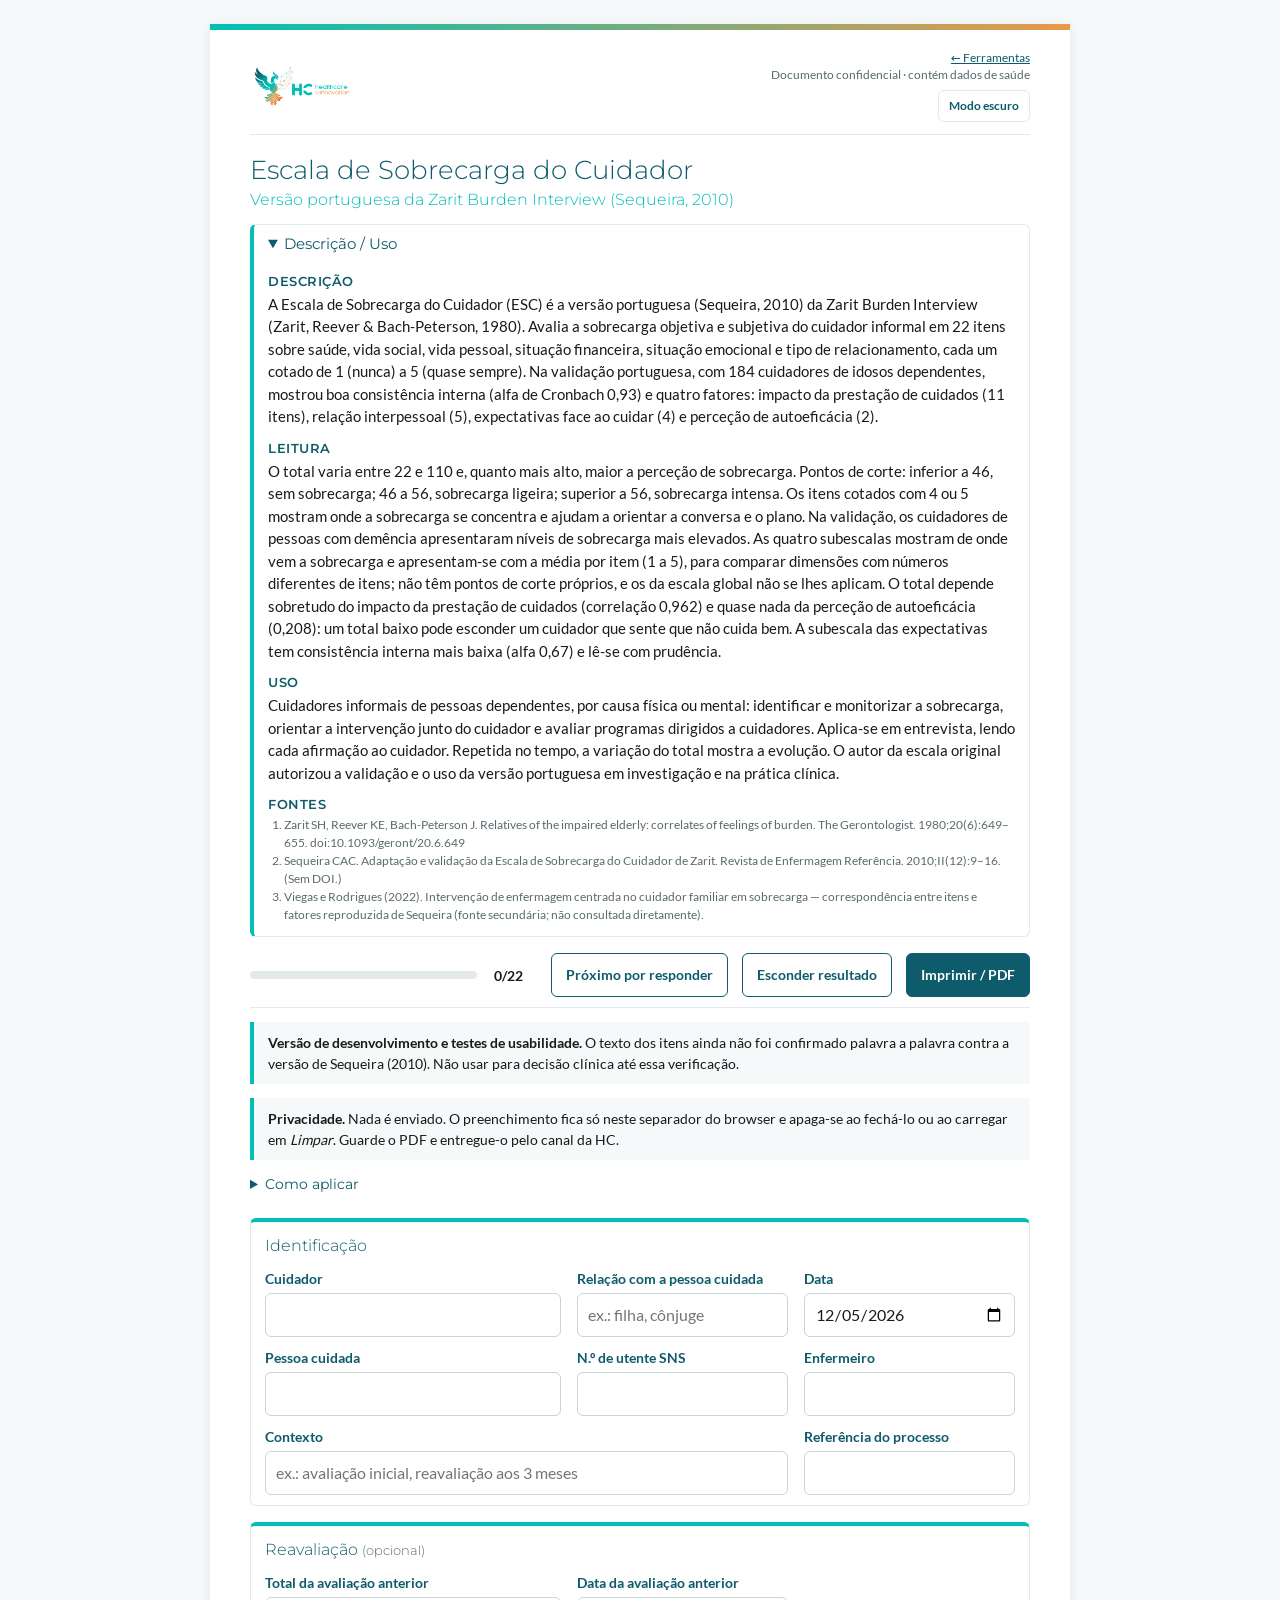
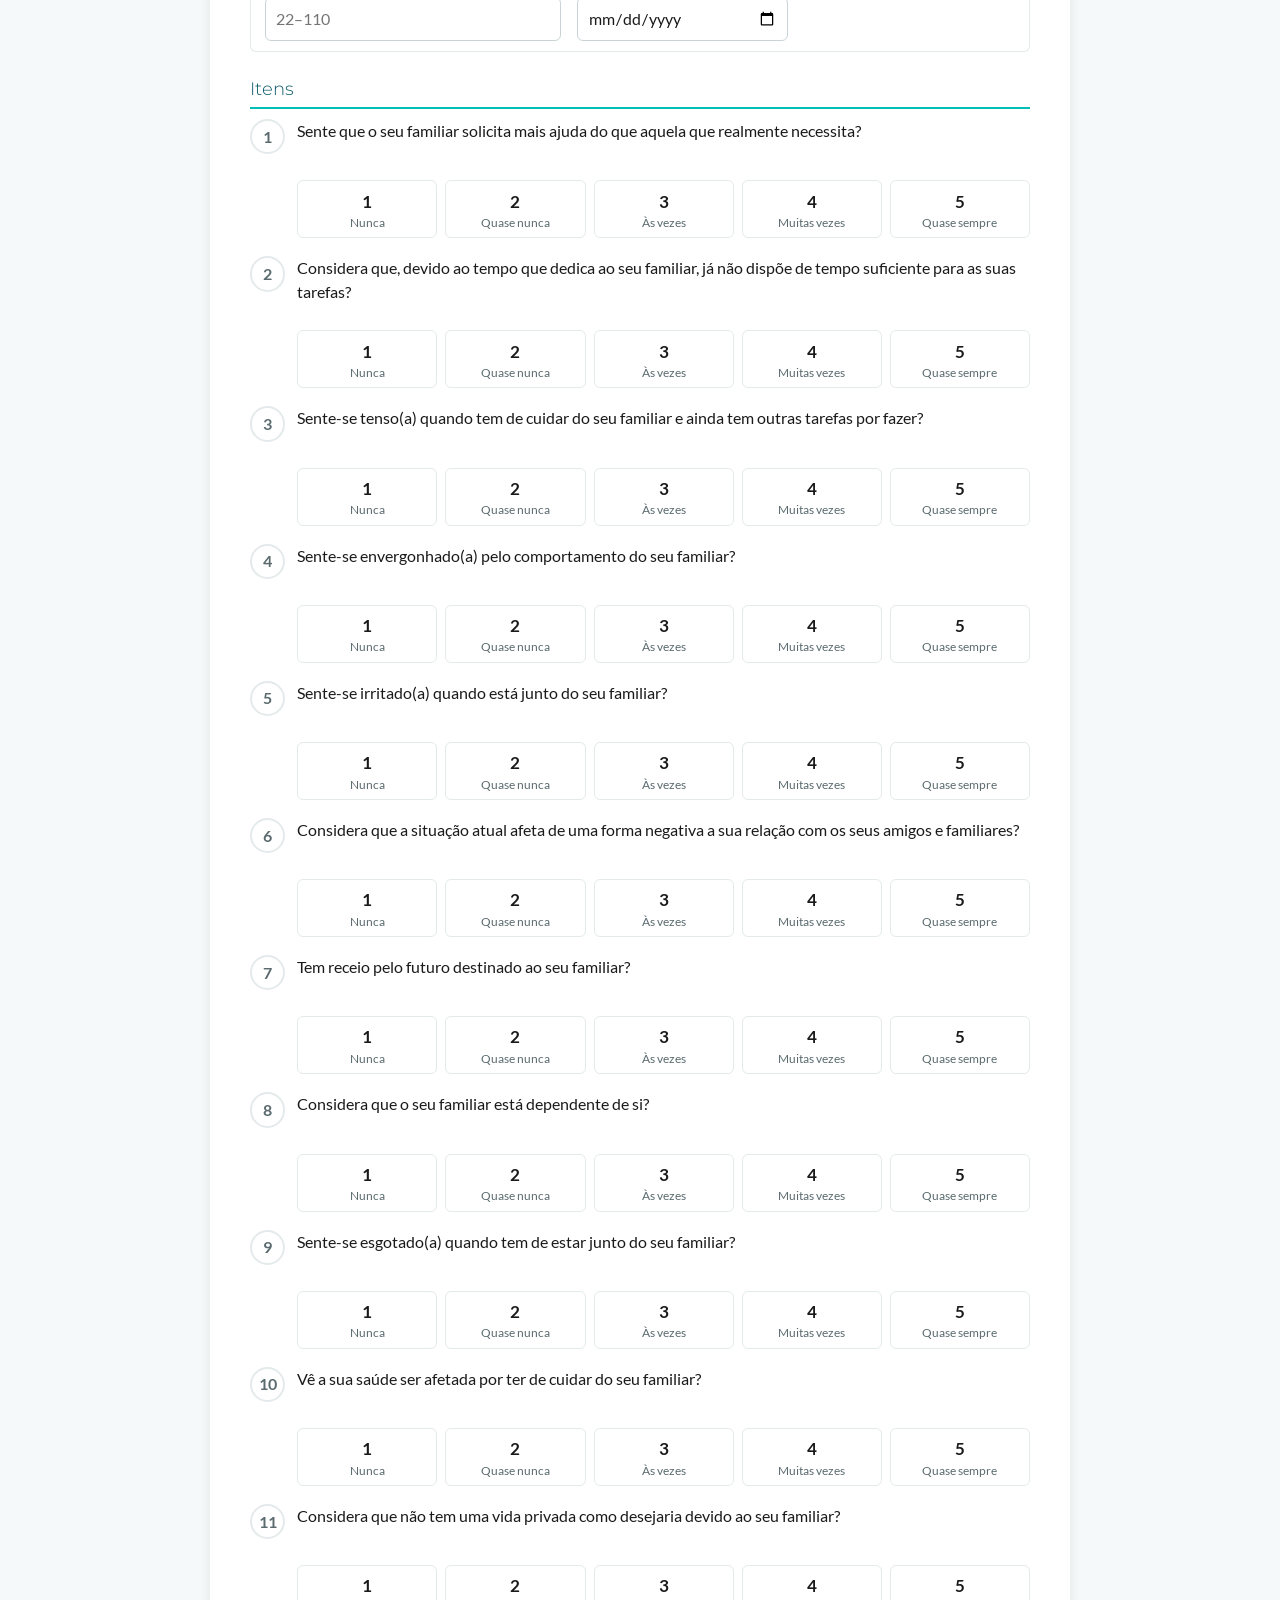
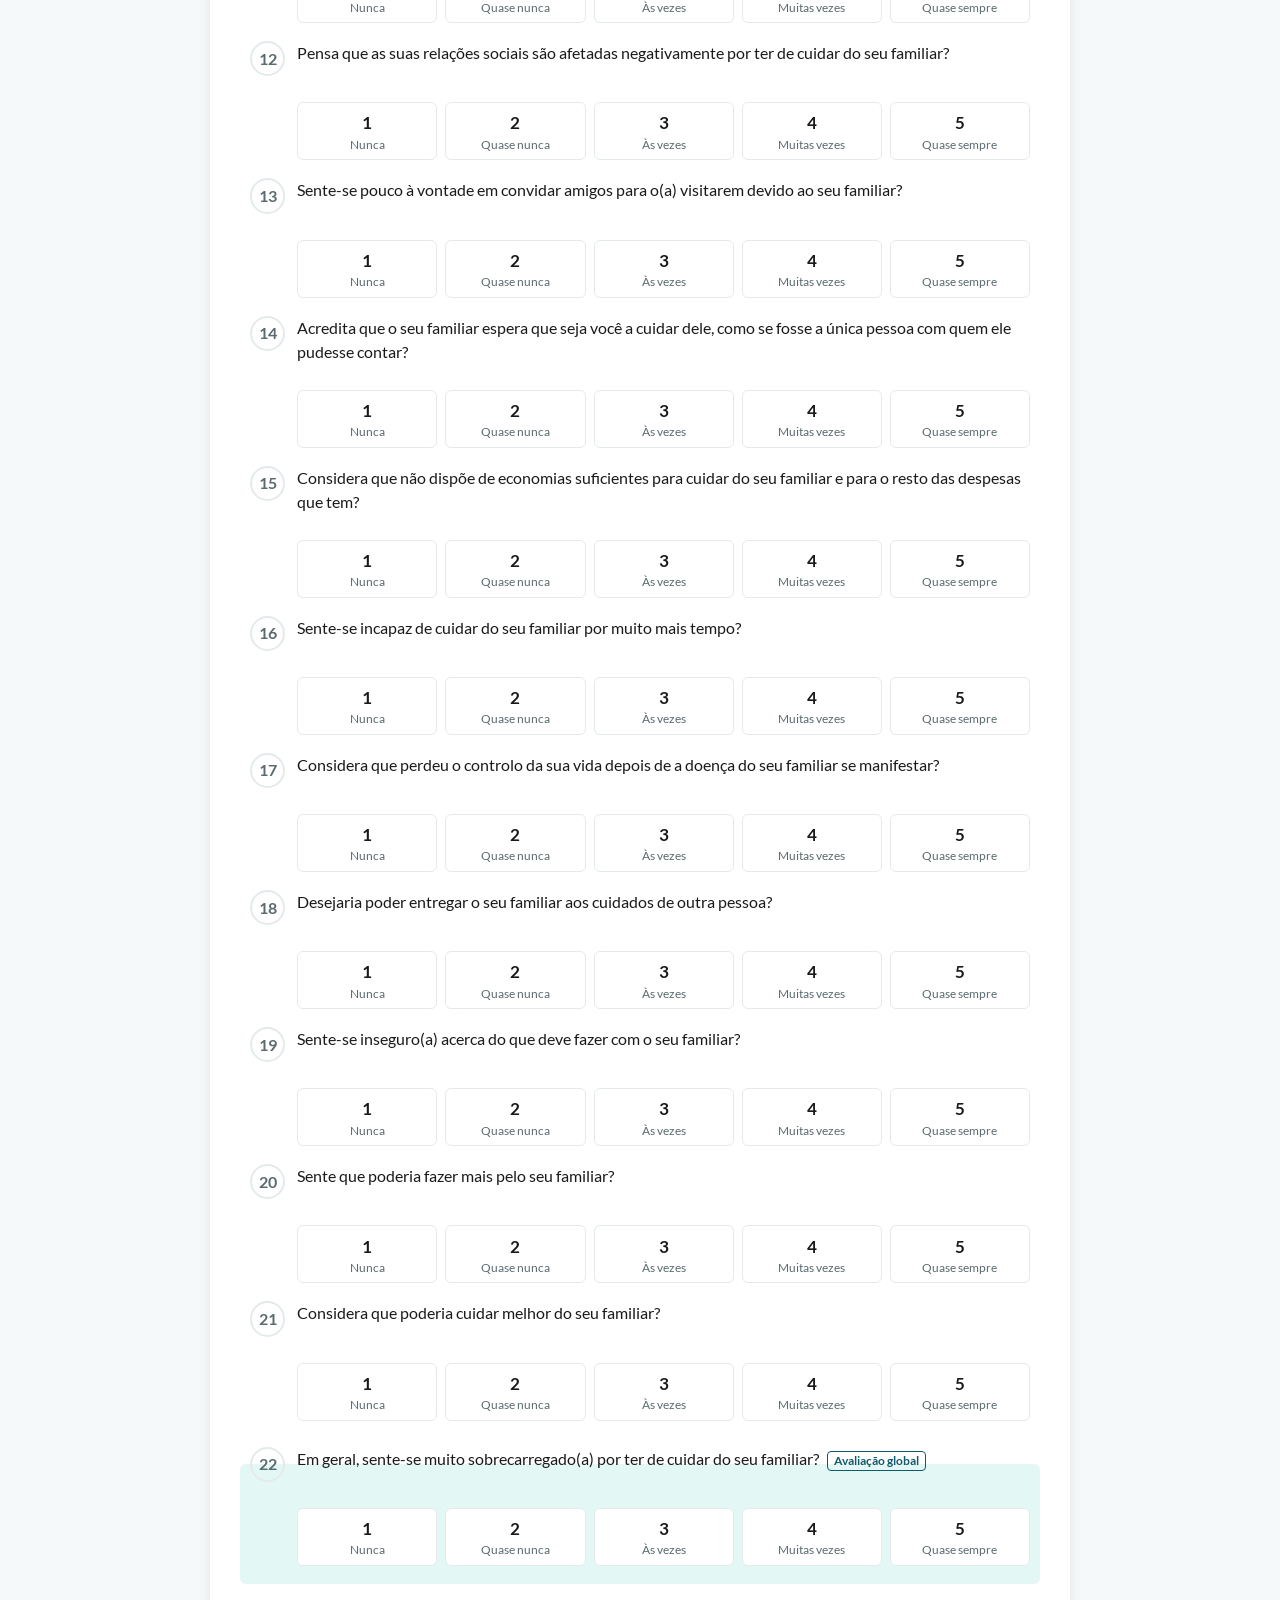
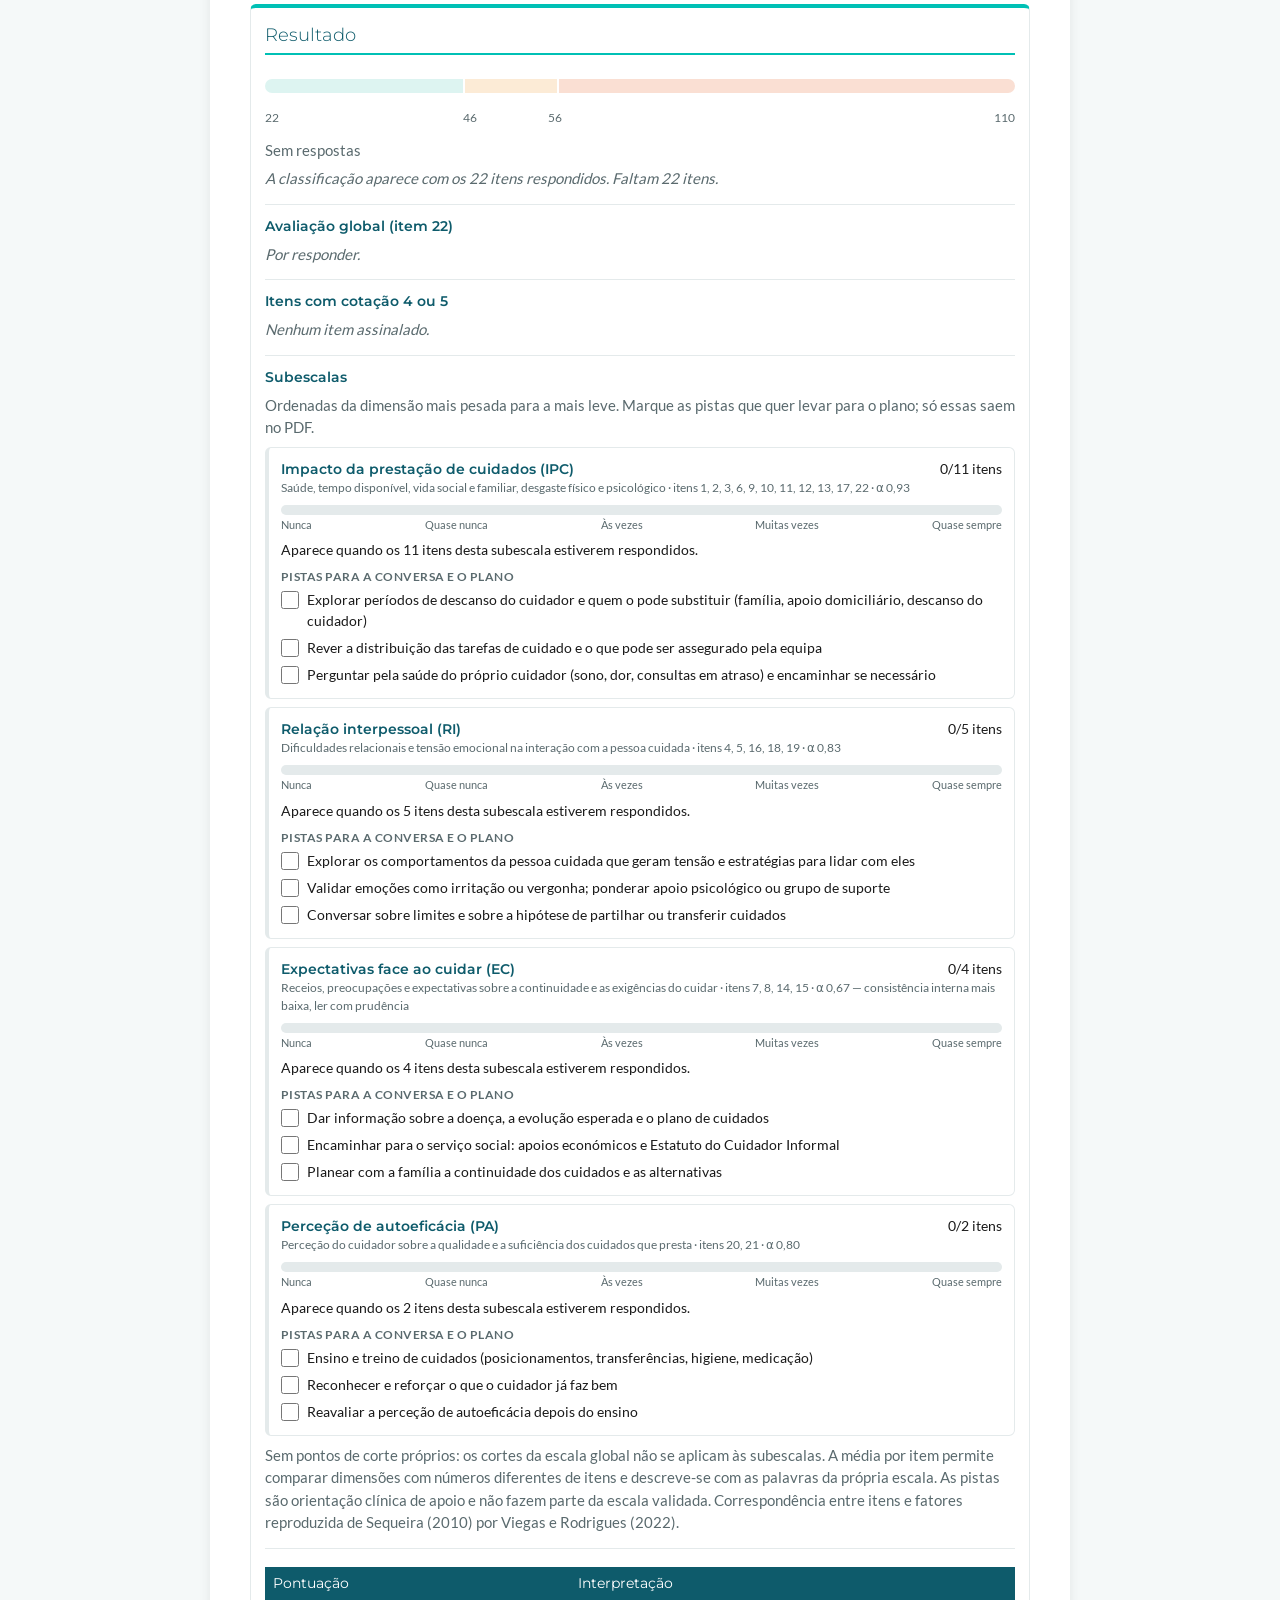
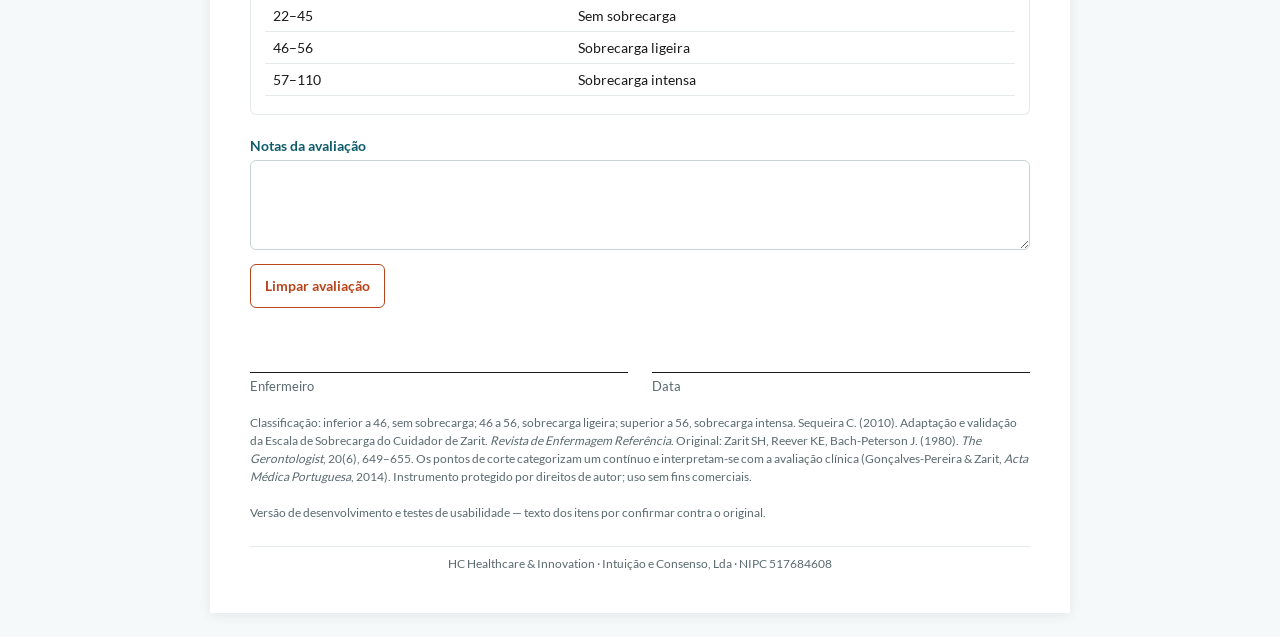
<file: esc-zarit/index.html>
<!doctype html>
<html lang="pt-PT">
<head>
<meta charset="utf-8">
<meta name="viewport" content="width=device-width, initial-scale=1, viewport-fit=cover">
<meta name="robots" content="noindex, nofollow">
<!-- Sem pedidos de rede nem envio de dados: tudo embebido, rascunho só no separador. -->
<meta http-equiv="Content-Security-Policy" content="default-src 'none'; img-src data:; font-src data:; style-src 'unsafe-inline'; script-src 'unsafe-inline'; form-action 'none'; base-uri 'none'">
<title>Escala de Sobrecarga do Cuidador · HC</title>
<style>
@font-face { font-family: "Lato"; font-weight: 400; font-display: swap; src: url("[data-uri]") format("woff2"); }
@font-face { font-family: "Lato"; font-weight: 700; font-display: swap; src: url("[data-uri]") format("woff2"); }
@font-face { font-family: "Montserrat"; font-weight: 300 700; font-display: swap; src: url("[data-uri]") format("woff2-variations"); }

/* Marca: claude/design-md/hc/DESIGN.md (hasp-HQ) */
:root {
  --hc-turquesa: #00C0B5; --hc-petroleo: #0e5b6b; --hc-laranja: #E9994A; --hc-laranja-forte: #E86031;
  --hc-texto: #1a1a1a; --hc-texto-sec: #5a6a6e; --hc-linha: #e4eaeb; --hc-fundo-alt: #f5f9f9;
  /* Categorias: cores com contraste suficiente para texto (o turquesa e o laranja claros não têm) */
  --c1: #0E7A6F; --c1-bg: #DDF4F1; --c2: #9A5A12; --c2-bg: #FCEBD6; --c3: #B8441A; --c3-bg: #FADFD3;
  --font-titulo: "Montserrat", "Segoe UI", system-ui, -apple-system, sans-serif;
  --font-corpo: "Lato", "Segoe UI", system-ui, -apple-system, sans-serif;
  color-scheme: light;
}
* { box-sizing: border-box; }
html, body { -webkit-print-color-adjust: exact; print-color-adjust: exact; }
html { scroll-padding-top: 120px; }
body { margin: 0; background: var(--hc-fundo-alt); color: var(--hc-texto); font: 16px/1.5 var(--font-corpo); accent-color: var(--hc-petroleo); }
.sr { position: absolute; width: 1px; height: 1px; overflow: hidden; clip: rect(0 0 0 0); white-space: nowrap; }
.saltar { position: absolute; left: 12px; top: -60px; background: var(--hc-petroleo-fundo); color: #fff; padding: 10px 14px; border-radius: 6px; z-index: 20; }
.saltar:focus { top: 12px; }
.folha { max-width: 860px; margin: 0 auto; background: var(--sup); padding: 0 16px 32px; }
@media (min-width: 900px) { .folha { margin: 24px auto; padding: 0 40px 40px; box-shadow: 0 2px 12px var(--sombra); } }
.faixa { height: 6px; margin: 0 -16px; background: linear-gradient(90deg, var(--hc-turquesa), var(--hc-laranja)); }
@media (min-width: 900px) { .faixa { margin: 0 -40px; } }
header.cab { display: flex; align-items: center; justify-content: space-between; gap: 16px; padding: 20px 0 12px; border-bottom: 1px solid var(--hc-linha); }
header.cab img { height: 52px; width: auto; }
header.cab .doc-id { text-align: right; font-size: 12px; color: var(--hc-texto-sec); line-height: 1.4; }
header.cab a { color: var(--hc-petroleo); }
h1, h2, legend { font-family: var(--font-titulo); color: var(--hc-petroleo); font-weight: 300; }
h1 { font-size: 26px; margin: 20px 0 2px; line-height: 1.2; }
.subtitulo { font-family: var(--font-titulo); font-weight: 300; color: var(--hc-turquesa); margin: 0 0 12px; font-size: 16px; }
h2 { font-size: 18px; margin: 24px 0 10px; padding-bottom: 4px; border-bottom: 2px solid var(--hc-turquesa); }
:focus-visible { outline: 3px solid var(--hc-turquesa); outline-offset: 2px; }

/* Barra fixa: progresso e resultado */
.barra { position: sticky; top: 0; z-index: 5; display: flex; flex-wrap: wrap; gap: 8px 14px; align-items: center; padding: 10px 0; background: var(--sup); border-bottom: 1px solid var(--hc-linha); }
.prog { flex: 1 1 160px; display: flex; align-items: center; gap: 10px; }
.prog .trilho { flex: 1; height: 8px; background: var(--hc-linha); border-radius: 4px; overflow: hidden; }
.prog .enchimento { height: 100%; width: 0; background: var(--hc-turquesa); transition: width .25s; }
.prog .n { font-weight: 700; min-width: 4.5ch; text-align: right; font-size: 14px; }
.barra .res { font-size: 14px; color: var(--hc-texto-sec); }
.barra .res strong { font: 600 18px var(--font-titulo); color: var(--hc-petroleo); }
button { font: 600 14px/1 var(--font-corpo); cursor: pointer; border-radius: 6px; padding: 10px 14px; min-height: 44px; border: 1px solid var(--hc-petroleo); }
button.prim { background: var(--hc-petroleo-fundo); color: #fff; }
button.sec { background: var(--sup); color: var(--hc-petroleo); }
button.aviso-btn { background: var(--sup); color: var(--c3); border-color: var(--c3); }
@media (prefers-reduced-motion: reduce) { .prog .enchimento, .banda { transition: none; } }

.aviso { background: var(--hc-fundo-alt); border-left: 4px solid var(--hc-turquesa); padding: 10px 14px; margin: 14px 0; font-size: 14px; }
.alerta { background: var(--c3-bg); border-left: 4px solid var(--c3); padding: 10px 14px; margin: 14px 0; font-size: 14px; color: var(--hc-texto); }
.alerta strong { color: var(--c3); }
details.como { margin: 14px 0; font-size: 14px; }
details.como summary { cursor: pointer; font-family: var(--font-titulo); color: var(--hc-petroleo); min-height: 28px; }
details.como ol { margin: 8px 0 0; padding-left: 1.3em; }
kbd { font-family: var(--font-corpo); font-size: .85em; border: 1px solid var(--hc-linha); border-bottom-width: 2px; border-radius: 4px; padding: 0 5px; background: var(--hc-fundo-alt); }

/* Identificação */
.id-bloco { border: 1px solid var(--hc-linha); border-top: 4px solid var(--hc-turquesa); border-radius: 6px; padding: 4px 14px 10px; margin: 16px 0 8px; }
.id-bloco h2 { border: 0; margin: 8px 0 6px; font-size: 16px; }
.g { display: grid; gap: 10px 16px; grid-template-columns: 1fr; align-items: end; }
@media (min-width: 640px) { .g { grid-template-columns: 1.4fr 1fr 1fr; } .g .dois { grid-column: span 2; } }
label.campo { display: flex; flex-direction: column; gap: 4px; font-size: 14px; font-weight: 700; color: var(--hc-petroleo); }
input[type=text], input[type=date], textarea { font: 16px/1.4 var(--font-corpo); color: var(--hc-texto); border: 1px solid var(--campo-borda); border-radius: 6px; padding: 8px 10px; background: var(--sup); width: 100%; min-height: 44px; }
textarea { min-height: 90px; resize: vertical; overflow: hidden; }

/* Itens */
fieldset.item { border: 0; border-top: 1px solid var(--hc-linha); margin: 0; padding: 16px 0 18px; min-width: 0; }
fieldset.item legend { display: flex; gap: 12px; padding: 0; margin-bottom: 10px; width: 100%; font-family: var(--font-corpo); font-weight: 400; color: var(--hc-texto); font-size: 16px; }
.num { flex: 0 0 2.2rem; height: 2.2rem; border-radius: 50%; display: grid; place-items: center; border: 2px solid var(--hc-linha); font-weight: 700; color: var(--hc-texto-sec); }
.item.resp .num { border-color: var(--hc-petroleo); background: var(--hc-petroleo-fundo); color: #fff; }
.item.marcado .num { border-color: var(--c3); background: var(--c3); color: var(--sobre-c3); }
.item.global { background: var(--turq-suave); border: 0; border-radius: 6px; padding: 16px 10px 18px; margin: 8px -10px 0; }
.etiqueta { display: inline-block; margin-left: 8px; font-size: 12px; font-weight: 700; color: var(--hc-petroleo); border: 1px solid currentColor; border-radius: 4px; padding: 0 6px; }
.item.falta { box-shadow: inset 4px 0 0 var(--c3); }
.ops { display: grid; grid-template-columns: repeat(5, 1fr); gap: 8px; margin-left: calc(2.2rem + 12px); }
.op { position: relative; }
.op input { position: absolute; opacity: 0; inset: 0; margin: 0; cursor: pointer; }
.op span { display: flex; flex-direction: column; align-items: center; justify-content: center; gap: 2px; min-height: 58px; padding: 6px 4px; border: 1px solid var(--hc-linha); border-radius: 6px; background: var(--sup); text-align: center; cursor: pointer; }
.op:hover span { border-color: var(--hc-petroleo); }
.op b { font-size: 17px; }
.op small { font-size: 12px; color: var(--hc-texto-sec); line-height: 1.2; }
.op input:focus-visible + span { outline: 3px solid var(--hc-turquesa); outline-offset: 2px; }
.op input:checked + span { border-color: var(--hc-petroleo); background: var(--hc-petroleo-fundo); color: #fff; }
.op input:checked + span small { color: inherit; }
.item.marcado .op input:checked + span { background: var(--c3); border-color: var(--c3); color: var(--sobre-c3); }
@media (max-width: 520px) {
  .ops { margin-left: 0; grid-template-columns: 1fr; gap: 6px; }
  .op span { flex-direction: row; justify-content: flex-start; gap: 12px; min-height: 46px; padding: 6px 14px; text-align: left; }
  .op small { font-size: 15px; color: inherit; }
}

/* Resultado */
.resultado { border: 1px solid var(--hc-linha); border-top: 4px solid var(--hc-turquesa); border-radius: 6px; padding: 14px; margin: 20px 0; }
.medidor { position: relative; height: 44px; margin-top: 4px; }
.medidor .trilho { position: absolute; left: 0; right: 0; top: 14px; height: 14px; border-radius: 7px; overflow: hidden; display: flex; }
.medidor .trilho i { display: block; height: 100%; }
.z1 { background: var(--c1-bg); border-right: 2px solid var(--sup); } .z2 { background: var(--c2-bg); border-right: 2px solid var(--sup); } .z3 { background: var(--c3-bg); }
.banda { position: absolute; top: 8px; height: 26px; border: 2px solid var(--hc-texto); border-radius: 6px; transition: left .25s, width .25s; }
.ponteiro { position: absolute; top: 2px; width: 4px; height: 38px; margin-left: -2px; background: var(--hc-texto); border-radius: 2px; display: none; }
.marcas { position: relative; height: 18px; font-size: 12px; color: var(--hc-texto-sec); }
.marcas span { position: absolute; transform: translateX(-50%); }
.marcas span:first-child { transform: none; } .marcas span:last-child { transform: translateX(-100%); }
.pontuacao { margin: 12px 0 0; color: var(--hc-texto-sec); font-size: 15px; }
.pontuacao strong { display: block; font: 500 34px/1.1 var(--font-titulo); color: var(--hc-petroleo); }
.cat { display: inline-flex; align-items: center; gap: 8px; margin-top: 6px; padding: 5px 12px; border-radius: 6px; font-weight: 700; }
.cat::before { content: ""; width: 10px; height: 10px; border-radius: 50%; }
.cat.c1 { background: var(--c1-bg); color: var(--c1); } .cat.c1::before { background: var(--c1); }
.cat.c2 { background: var(--c2-bg); color: var(--c2); } .cat.c2::before { background: var(--c2); }
.cat.c3 { background: var(--c3-bg); color: var(--c3); } .cat.c3::before { background: var(--c3); }
.bloco { border-top: 1px solid var(--hc-linha); margin-top: 14px; padding-top: 12px; }
.bloco h3 { font: 600 14px var(--font-titulo); color: var(--hc-petroleo); margin: 0 0 8px; }
.bloco p { margin: 0; font-size: 15px; }
.chips { list-style: none; margin: 0; padding: 0; display: flex; flex-wrap: wrap; gap: 6px; }
.chips a { display: inline-grid; place-items: center; min-width: 44px; min-height: 44px; padding: 0 8px; border-radius: 6px; text-decoration: none; font-weight: 700; color: var(--hc-texto); border: 1px solid var(--hc-linha); background: var(--hc-fundo-alt); }
.chips.marcados a { background: var(--c3-bg); border-color: var(--c3); }
.vazio { color: var(--hc-texto-sec); font-style: italic; }
table.faixas { width: 100%; border-collapse: collapse; font-size: 14px; margin: 6px 0 4px; }
table.faixas th { background: var(--hc-petroleo-fundo); color: #fff; font-family: var(--font-titulo); font-weight: 400; text-align: left; padding: 6px 8px; }
table.faixas td { padding: 5px 8px; border-bottom: 1px solid var(--hc-linha); }
table.faixas tr.atual td { background: var(--lar-suave); font-weight: 700; color: var(--c3); }
.acoes { display: flex; flex-wrap: wrap; gap: 8px; margin-top: 14px; }

.assin { display: grid; grid-template-columns: 1fr 1fr; gap: 24px; margin-top: 24px; }
.assin .linha { border-top: 1px solid var(--hc-texto); padding-top: 4px; margin-top: 40px; font-size: 13px; color: var(--hc-texto-sec); }
.fonte { font-size: 12px; color: var(--hc-texto-sec); margin-top: 18px; }
footer.legal { margin-top: 24px; padding-top: 8px; border-top: 1px solid var(--hc-linha); font-size: 12px; color: var(--hc-texto-sec); text-align: center; }
.so-print, .espelho { display: none; }
details.intro { border: 1px solid var(--hc-linha); border-left: 4px solid var(--hc-turquesa); border-radius: 6px; padding: 8px 14px; margin: 10px 0 6px; background: var(--sup); }
details.intro summary { cursor: pointer; font-family: var(--font-titulo); color: var(--hc-petroleo); font-size: 15px; min-height: 28px; }
details.intro h3 { font: 600 13px var(--font-titulo); color: var(--hc-petroleo); text-transform: uppercase; letter-spacing: .04em; margin: 12px 0 4px; }
details.intro p { margin: 0 0 6px; font-size: 15px; }
details.intro ol { margin: 4px 0 4px; padding-left: 1.3em; font-size: 12px; color: var(--hc-texto-sec); }
/* Resultado escondido (ex.: autopreenchimento pelo cuidador) — o PDF mostra sempre */
.res-escondido-msg { display: none; }
body.res-oculto #resultado .conteudo-res, body.res-oculto #res-barra { display: none; }
body.res-oculto .res-escondido-msg { display: block; }
body.res-oculto .item.marcado .num { background: var(--hc-petroleo-fundo); border-color: var(--hc-petroleo); color: #fff; }
body.res-oculto .item.marcado .op input:checked + span { background: var(--hc-petroleo-fundo); border-color: var(--hc-petroleo); color: #fff; }
.sub-tab td small { display: block; color: var(--hc-texto-sec); font-size: 12px; }
/* Cartões das subescalas */
.sub-card { border: 1px solid var(--hc-linha); border-left: 4px solid var(--hc-linha); border-radius: 6px; padding: 10px 12px; margin: 8px 0; }
.sub-card.predominante { border-left-color: var(--c3); }
.sub-card .topo { display: flex; flex-wrap: wrap; justify-content: space-between; gap: 4px 12px; align-items: baseline; }
.sub-card .nome { font: 600 14px var(--font-titulo); color: var(--hc-petroleo); }
.sub-card .valores { font-size: 14px; }
.sub-card .valores strong { color: var(--hc-petroleo); }
.sub-card .selo { display: inline-block; font-size: 11px; font-weight: 700; color: var(--c3); border: 1px solid var(--c3); border-radius: 4px; padding: 0 6px; margin-left: 6px; }
.eixo { position: relative; height: 10px; background: var(--hc-linha); border-radius: 5px; margin: 8px 0 2px; }
.eixo i { position: absolute; left: 0; top: 0; bottom: 0; background: var(--hc-turquesa); border-radius: 5px; }
.sub-card.predominante .eixo i { background: var(--c3); }
.eixo-rot { display: flex; justify-content: space-between; font-size: 11px; color: var(--hc-texto-sec); }
.sub-card .leitura { font-size: 14px; margin: 6px 0 0; }
.sub-card .alerta-pa { font-size: 13px; color: var(--c2); font-weight: 700; margin: 4px 0 0; }
.pistas { margin: 8px 0 0; }
.pistas .tit { font-size: 12px; font-weight: 700; color: var(--hc-texto-sec); text-transform: uppercase; letter-spacing: .04em; }
.pista { display: flex; gap: 8px; align-items: flex-start; font-size: 14px; padding: 3px 0; cursor: pointer; }
.pista input { width: 18px; height: 18px; margin: 2px 0 0; flex: none; }
.sub-card.leve .pistas:not(:has(input:checked)) { display: none; }
.sub-tab .aviso-ec { color: var(--c2); font-weight: 700; font-size: 12px; }
.barra-media { display: inline-block; width: 90px; height: 8px; background: var(--hc-linha); border-radius: 4px; vertical-align: middle; margin-left: 8px; overflow: hidden; }
.barra-media i { display: block; height: 100%; background: var(--hc-turquesa); }
.nota-sub { font-size: 12px; color: var(--hc-texto-sec); margin: 4px 0 0; }
.evol-sobe { color: var(--c3); font-weight: 700; } .evol-desce { color: var(--c1); font-weight: 700; }

@page {
  size: A4; margin: 1.3cm 1.5cm 1.6cm;
  @bottom-left { content: "HC Healthcare & Innovation · Intuição e Consenso, Lda · NIPC 517684608 · Documento confidencial — contém dados de saúde"; font: 7pt "Lato", sans-serif; color: #5a6a6e; }
  @bottom-right { content: counter(page) " / " counter(pages); font: 7.5pt "Lato", sans-serif; color: #5a6a6e; }
}
@media print {
  body { background: var(--sup); font-size: 9.5pt; }
  .folha { max-width: none; margin: 0; padding: 0; box-shadow: none; }
  .faixa { margin: 0; height: 4px; }
  .nao-imprimir, .so-ecra { display: none !important; }
  .so-print { display: block; }
  header.cab { padding: 8px 0 6px; } header.cab img { height: 1.2cm; }
  h1 { font-size: 16pt; margin-top: 8px; } .subtitulo { font-size: 10.5pt; margin-bottom: 4px; }
  h2 { font-size: 11pt; margin: 10px 0 4px; }
  .id-bloco { padding: 2px 10px 6px; margin: 6px 0 4px; break-inside: avoid; }
  .g { grid-template-columns: 1.4fr 1fr 1fr; gap: 4px 12px; } .g .dois { grid-column: span 2; }
  label.campo { font-size: 8pt; gap: 1px; }
  input[type=text], input[type=date], textarea { font-size: 9.5pt; border: 0; border-bottom: 1px solid #b8c4c6; border-radius: 0; padding: 1px 0; min-height: 0; background: transparent; }
  input::-webkit-calendar-picker-indicator { display: none; }
  input.espelhado, textarea.espelhado { display: none; }
  .espelho { display: block; white-space: pre-wrap; font: 400 9.5pt/1.4 var(--font-corpo); border-bottom: 1px solid #b8c4c6; min-height: 1.3em; padding: 1px 0; }
  table.respostas { width: 100%; border-collapse: collapse; font-size: 8.5pt; }
  table.respostas th { background: var(--hc-petroleo-fundo); color: #fff; font-family: var(--font-titulo); font-weight: 400; text-align: left; padding: 3px 6px; }
  table.respostas td { padding: 2px 6px; border-bottom: 1px solid var(--hc-linha); vertical-align: top; }
  table.respostas td.n, table.respostas td.v { text-align: center; white-space: nowrap; font-weight: 700; color: var(--hc-petroleo); }
  table.respostas tr.marcado td { background: var(--c3-bg); }
  table.respostas tr.marcado td.v { color: var(--c3); }
  table.respostas tr { break-inside: avoid; }
  .resultado { padding: 6px 10px; margin: 8px 0; break-inside: auto; }
  .resultado .bloco, .pontuacao { break-inside: avoid; }
  .pontuacao strong { font-size: 18pt; }
  .medidor { display: none; } .marcas { display: none; }
  .bloco { margin-top: 6px; padding-top: 6px; }
  .chips a { min-width: 0; min-height: 0; padding: 0 6px; }
  table.faixas { font-size: 8.5pt; } table.faixas th, table.faixas td { padding: 2px 6px; }
  .assin { margin-top: 14px; break-inside: avoid; } .assin .linha { margin-top: 24px; }
  .fonte { font-size: 7.5pt; margin-top: 8px; }
  footer.legal { display: none; }
  .nota-sub, .sub-tab td small, .sub-tab .aviso-ec { font-size: 7.5pt; }
  .sub-card { padding: 4px 8px; margin: 4px 0; break-inside: avoid; }
  .sub-card .nome, .sub-card .valores, .sub-card .leitura, .pista { font-size: 8.5pt; }
  .sub-card .alerta-pa { font-size: 8pt; }
  .eixo { height: 6px; margin: 4px 0 1px; } .eixo-rot { font-size: 6.5pt; }
  .pista:not(:has(input:checked)), .pistas:not(:has(input:checked)) { display: none; }
  .pista input { width: 10px; height: 10px; }
  #resultado .bloco p, .pontuacao { font-size: 9pt; }
  .bloco h3 { font-size: 9.5pt; margin-bottom: 3px; }
  .cat { padding: 2px 8px; font-size: 9.5pt; }
  .sub-tab td { padding: 2px 6px; }
  .barra-media { width: 60px; height: 6px; }
  body.res-oculto #resultado .conteudo-res { display: block !important; }
  .res-escondido-msg { display: none !important; }
}
/* Tema claro/escuro partilhado por todas as páginas do hc-dom.
   Embebido no fim do <style> de cada página (depois dos tokens da marca).
   A impressão é sempre clara. */
:root {
  --sup: #ffffff;              /* superfícies: folha, campos, botões secundários */
  --campo-borda: #c9d4d6;
  --turq-suave: #e3f7f5;
  --lar-suave: #fdf4ec;
  --hc-petroleo-fundo: #0e5b6b; /* fundos petróleo com texto branco (cabeçalhos de tabela, botões) */
  --sombra: rgba(0, 0, 0, .08);
  --sobre-c3: #ffffff;          /* texto sobre o laranja de alerta */
}
@media (prefers-color-scheme: dark) {
  :root:not([data-theme="light"]) {
    --hc-texto: #e4f1f1; --hc-texto-sec: #a2bec2; --hc-linha: #24474f; --hc-fundo-alt: #0b2228;
    --sup: #103039; --campo-borda: #3a5f66; --turq-suave: #123e45; --lar-suave: #3a2a22;
    --hc-petroleo: #7fd6cf; --hc-laranja-forte: #f08a5d; --sombra: rgba(0, 0, 0, .4);
    --c1: #5fd9ce; --c1-bg: #123e45; --c2: #f2b46d; --c2-bg: #3a2e1e; --c3: #f08a5d; --c3-bg: #3a2620; --sobre-c3: #06262c;
    color-scheme: dark;
  }
}
:root[data-theme="dark"] {
  --hc-texto: #e4f1f1; --hc-texto-sec: #a2bec2; --hc-linha: #24474f; --hc-fundo-alt: #0b2228;
  --sup: #103039; --campo-borda: #3a5f66; --turq-suave: #123e45; --lar-suave: #3a2a22;
  --hc-petroleo: #7fd6cf; --hc-laranja-forte: #f08a5d; --sombra: rgba(0, 0, 0, .4);
  --c1: #5fd9ce; --c1-bg: #123e45; --c2: #f2b46d; --c2-bg: #3a2e1e; --c3: #f08a5d; --c3-bg: #3a2620; --sobre-c3: #06262c;
  color-scheme: dark;
}
/* O logótipo tem letras escuras: em modo escuro vai sobre uma placa clara */
@media (prefers-color-scheme: dark) { :root:not([data-theme="light"]) header img { background: #fff; border-radius: 6px; padding: 4px 8px; } }
:root[data-theme="dark"] header img { background: #fff; border-radius: 6px; padding: 4px 8px; }

.tema-btn {
  font: 600 12px/1 var(--font-corpo, system-ui); cursor: pointer; border-radius: 6px; padding: 6px 10px; min-height: 32px;
  border: 1px solid var(--hc-linha); background: var(--sup); color: var(--hc-petroleo); margin-top: 6px;
}
.tema-btn:hover { border-color: var(--hc-petroleo); }
header.cab .doc-id .tema-btn { display: block; margin: 6px 0 0 auto; }

/* Interruptor (ex.: Barthel 0–20 ↔ 0–100) */
.switch { display: inline-flex; align-items: center; gap: 8px; cursor: pointer; font: 700 13px var(--font-corpo, system-ui); color: var(--hc-petroleo); user-select: none; min-height: 32px; }
.switch input { position: absolute; opacity: 0; width: 1px; height: 1px; }
.switch .trilho-sw { width: 40px; height: 22px; border-radius: 11px; background: var(--campo-borda); position: relative; transition: background .2s; flex: none; }
.switch .trilho-sw::after { content: ""; position: absolute; top: 3px; left: 3px; width: 16px; height: 16px; border-radius: 50%; background: var(--sup); transition: left .2s; box-shadow: 0 1px 2px rgba(0,0,0,.3); }
.switch input:checked + .trilho-sw { background: var(--hc-petroleo-fundo); }
.switch input:checked + .trilho-sw::after { left: 21px; }
.switch input:focus-visible + .trilho-sw { outline: 3px solid var(--hc-turquesa); outline-offset: 2px; }
@media (prefers-reduced-motion: reduce) { .switch .trilho-sw, .switch .trilho-sw::after { transition: none; } }
@media print { .switch { display: none !important; } }

@media print {
  :root, :root[data-theme="dark"], :root:not([data-theme="light"]) {
    --hc-texto: #1a1a1a; --hc-texto-sec: #5a6a6e; --hc-linha: #e4eaeb; --hc-fundo-alt: #f5f9f9;
    --sup: #ffffff; --campo-borda: #c9d4d6; --turq-suave: #e3f7f5; --lar-suave: #fdf4ec;
    --hc-petroleo: #0e5b6b; --hc-laranja-forte: #E86031; --sombra: none;
    --c1: #0E7A6F; --c1-bg: #DDF4F1; --c2: #9A5A12; --c2-bg: #FCEBD6; --c3: #B8441A; --c3-bg: #FADFD3; --sobre-c3: #ffffff;
    color-scheme: light;
  }
  header img { background: none !important; padding: 0 !important; }
  .tema-btn { display: none !important; }
}

</style>
<script>
/* Alternância claro/escuro. Corre no <head> para aplicar a preferência antes de pintar.
   A escolha fica em localStorage (só neste browser); sem escolha, segue o sistema. */
(function () {
  "use strict";
  var K = "hc-tema", r = document.documentElement;
  try { var t = localStorage.getItem(K); if (t === "dark" || t === "light") r.setAttribute("data-theme", t); } catch (e) {}
  function escuro() {
    var t = r.getAttribute("data-theme");
    return t ? t === "dark" : window.matchMedia("(prefers-color-scheme: dark)").matches;
  }
  document.addEventListener("DOMContentLoaded", function () {
    var alvo = document.querySelector("header.cab .doc-id") || document.querySelector("header");
    if (!alvo) return;
    var b = document.createElement("button");
    b.type = "button";
    b.className = "tema-btn nao-imprimir";
    function rotulo() { b.textContent = escuro() ? "Modo claro" : "Modo escuro"; b.setAttribute("aria-pressed", String(escuro())); }
    b.addEventListener("click", function () {
      var novo = escuro() ? "light" : "dark";
      r.setAttribute("data-theme", novo);
      try { localStorage.setItem(K, novo); } catch (e) {}
      rotulo();
    });
    rotulo();
    alvo.appendChild(b);
  });
})();

</script>
</head>
<body>
<a class="saltar" href="#itens">Saltar para os itens</a>
<main class="folha">
  <div class="faixa" aria-hidden="true"></div>
  <header class="cab">
    <img src="[data-uri]" alt="HC Healthcare &amp; Innovation">
    <div class="doc-id"><span class="nao-imprimir"><a href="../">← Ferramentas</a><br></span>Documento confidencial · contém dados de saúde</div>
  </header>

  <h1>Escala de Sobrecarga do Cuidador</h1>
  <p class="subtitulo">Versão portuguesa da Zarit Burden Interview (Sequeira, 2010)</p>

  <details class="intro nao-imprimir" open>
    <summary>Descrição / Uso</summary>
    <div id="intro-corpo"></div>
  </details>

  <div class="barra nao-imprimir" role="region" aria-label="Progresso e resultado">
    <div class="prog"><div class="trilho" aria-hidden="true"><div class="enchimento" id="pb"></div></div><span class="n" id="pb-n">0/22</span></div>
    <span class="res" id="res-barra" aria-live="polite"></span>
    <button type="button" class="sec" id="btn-seguinte">Próximo por responder</button>
    <button type="button" class="sec" id="btn-ver-res" aria-pressed="false">Esconder resultado</button>
    <button type="button" class="prim" id="btn-imprimir">Imprimir / PDF</button>
  </div>

  <div class="alerta nao-imprimir" id="aviso-itens" hidden><strong>Textos dos itens por transcrever.</strong> Esta página ainda tem marcadores no lugar das afirmações da escala. Não usar em contexto real até serem transcritos da versão portuguesa licenciada.</div>

  <p class="aviso nao-imprimir"><strong>Privacidade.</strong> Nada é enviado. O preenchimento fica só neste separador do browser e apaga-se ao fechá-lo ou ao carregar em <em>Limpar</em>. Guarde o PDF e entregue-o pelo canal da HC.</p>

  <details class="como nao-imprimir">
    <summary>Como aplicar</summary>
    <ol>
      <li>Leia cada afirmação ao cuidador e registe a frequência que ele indicar (1 = nunca a 5 = quase sempre).</li>
      <li>Responda aos 22 itens. Enquanto faltarem respostas, o resultado mostra o intervalo possível; a classificação aparece com os 22 respondidos.</li>
      <li>Os itens cotados com 4 ou 5 ficam assinalados para orientar a conversa e o plano.</li>
      <li>Teclado: com o foco num item, <kbd>1</kbd> a <kbd>5</kbd> registam a resposta e passam ao seguinte.</li>
    </ol>
  </details>

<form id="f" autocomplete="off" novalidate>
  <section class="id-bloco" aria-labelledby="id-t">
    <h2 id="id-t">Identificação</h2>
    <div class="g">
      <label class="campo">Cuidador <input type="text" name="c_nome"></label>
      <label class="campo">Relação com a pessoa cuidada <input type="text" name="c_relacao" placeholder="ex.: filha, cônjuge"></label>
      <label class="campo">Data <input type="date" name="a_data"></label>
      <label class="campo">Pessoa cuidada <input type="text" name="u_nome"></label>
      <label class="campo">N.º de utente SNS <input type="text" name="u_sns" inputmode="numeric" maxlength="9"></label>
      <label class="campo">Enfermeiro <input type="text" name="a_avaliador"></label>
      <label class="campo dois">Contexto <input type="text" name="a_contexto" placeholder="ex.: avaliação inicial, reavaliação aos 3 meses"></label>
      <label class="campo">Referência do processo <input type="text" name="a_ref"></label>
    </div>
  </section>

  <section class="id-bloco" aria-labelledby="reav-t">
    <h2 id="reav-t">Reavaliação <span style="font-size:13px;color:var(--hc-texto-sec)">(opcional)</span></h2>
    <div class="g">
      <label class="campo">Total da avaliação anterior <input type="text" name="r_total" inputmode="numeric" maxlength="3" placeholder="22–110"></label>
      <label class="campo">Data da avaliação anterior <input type="date" name="r_data"></label>
    </div>
  </section>

  <h2 class="so-ecra">Itens</h2>
  <div id="itens" class="so-ecra" aria-label="Itens da escala"></div>
  <div class="so-print" id="print-itens"></div>

  <section class="resultado" id="resultado" aria-labelledby="res-t">
    <h2 id="res-t" style="margin-top:0">Resultado</h2>
    <p class="res-escondido-msg vazio">Resultado escondido. Use “Mostrar resultado” na barra de cima; o PDF inclui sempre o resultado.</p>
    <div class="conteudo-res">
    <div class="medidor" aria-hidden="true">
      <div class="trilho"><i class="z1" id="z1"></i><i class="z2" id="z2"></i><i class="z3" id="z3"></i></div>
      <div class="banda" id="banda"></div>
      <div class="ponteiro" id="ponteiro"></div>
    </div>
    <div class="marcas" aria-hidden="true" id="marcas"></div>
    <div class="pontuacao" id="pontuacao" aria-live="polite"></div>
    <div class="bloco" id="bloco-evol" hidden><h3>Evolução</h3><p id="evolucao"></p></div>
    <div class="bloco"><h3>Avaliação global (item 22)</h3><p id="global" class="vazio">Por responder.</p></div>
    <div class="bloco"><h3>Itens com cotação 4 ou 5</h3><ul class="chips marcados" id="marcados"></ul><p id="sem-marcados" class="vazio">Nenhum item assinalado.</p></div>
    <div class="bloco" id="bloco-sub">
      <h3>Subescalas</h3>
      <p class="nota-sub so-ecra">Ordenadas da dimensão mais pesada para a mais leve. Marque as pistas que quer levar para o plano; só essas saem no PDF.</p>
      <div id="subescalas"></div>
      <p class="nota-sub">Sem pontos de corte próprios: os cortes da escala global não se aplicam às subescalas. A média por item permite comparar dimensões com números diferentes de itens e descreve-se com as palavras da própria escala. As pistas são orientação clínica de apoio e não fazem parte da escala validada. Correspondência entre itens e fatores reproduzida de Sequeira (2010) por Viegas e Rodrigues (2022).</p>
    </div>
    <div class="bloco so-ecra" id="bloco-falta"><h3>Por responder</h3><ul class="chips" id="falta"></ul></div>
    <div class="bloco">
      <table class="faixas" id="faixas"><thead><tr><th>Pontuação</th><th>Interpretação</th></tr></thead><tbody></tbody></table>
    </div>
    </div>
  </section>

  <label class="campo">Notas da avaliação <textarea name="notas" rows="3"></textarea></label>

  <div class="acoes nao-imprimir">
    <button type="button" class="aviso-btn" id="btn-limpar">Limpar avaliação</button>
  </div>

  <div class="assin">
    <div><div class="linha">Enfermeiro</div></div>
    <div><div class="linha">Data</div></div>
  </div>
  <p class="fonte">Classificação: inferior a 46, sem sobrecarga; 46 a 56, sobrecarga ligeira; superior a 56, sobrecarga intensa.
    Sequeira C. (2010). Adaptação e validação da Escala de Sobrecarga do Cuidador de Zarit. <em>Revista de Enfermagem Referência</em>.
    Original: Zarit SH, Reever KE, Bach-Peterson J. (1980). <em>The Gerontologist</em>, 20(6), 649–655.
    Os pontos de corte categorizam um contínuo e interpretam-se com a avaliação clínica (Gonçalves-Pereira &amp; Zarit, <em>Acta Médica Portuguesa</em>, 2014).
    Instrumento protegido por direitos de autor; uso sem fins comerciais.</p>
  <p class="fonte" id="nota-verif" hidden>Versão de desenvolvimento e testes de usabilidade — texto dos itens por confirmar contra o original.</p>
</form>

  <footer class="legal">HC Healthcare &amp; Innovation · Intuição e Consenso, Lda · NIPC 517684608</footer>
</main>
<script>
/* Escala de Sobrecarga do Cuidador (ESC) — versão portuguesa da Zarit Burden Interview
   (Sequeira, 2010). Instrumento original: Zarit, Reever & Bach-Peterson (1980).

   Uso autorizado: desenvolvimento visual e testes de usabilidade, sem fins comerciais.
   ⚠️ Os textos abaixo foram transcritos sem cópia do original à vista (ortografia atualizada).
   Antes de qualquer uso clínico, confirmar palavra a palavra contra a versão de Sequeira e
   passar ESC_TEXTO_VERIFICADO a true — até lá a página mostra um aviso. */
"use strict";

var ESC_MARCADOR = "[transcrever da versão licenciada]";
var ESC_TEXTO_VERIFICADO = false;

var ESC_ITENS = [
  "Sente que o seu familiar solicita mais ajuda do que aquela que realmente necessita?",
  "Considera que, devido ao tempo que dedica ao seu familiar, já não dispõe de tempo suficiente para as suas tarefas?",
  "Sente-se tenso(a) quando tem de cuidar do seu familiar e ainda tem outras tarefas por fazer?",
  "Sente-se envergonhado(a) pelo comportamento do seu familiar?",
  "Sente-se irritado(a) quando está junto do seu familiar?",
  "Considera que a situação atual afeta de uma forma negativa a sua relação com os seus amigos e familiares?",
  "Tem receio pelo futuro destinado ao seu familiar?",
  "Considera que o seu familiar está dependente de si?",
  "Sente-se esgotado(a) quando tem de estar junto do seu familiar?",
  "Vê a sua saúde ser afetada por ter de cuidar do seu familiar?",
  "Considera que não tem uma vida privada como desejaria devido ao seu familiar?",
  "Pensa que as suas relações sociais são afetadas negativamente por ter de cuidar do seu familiar?",
  "Sente-se pouco à vontade em convidar amigos para o(a) visitarem devido ao seu familiar?",
  "Acredita que o seu familiar espera que seja você a cuidar dele, como se fosse a única pessoa com quem ele pudesse contar?",
  "Considera que não dispõe de economias suficientes para cuidar do seu familiar e para o resto das despesas que tem?",
  "Sente-se incapaz de cuidar do seu familiar por muito mais tempo?",
  "Considera que perdeu o controlo da sua vida depois de a doença do seu familiar se manifestar?",
  "Desejaria poder entregar o seu familiar aos cuidados de outra pessoa?",
  "Sente-se inseguro(a) acerca do que deve fazer com o seu familiar?",
  "Sente que poderia fazer mais pelo seu familiar?",
  "Considera que poderia cuidar melhor do seu familiar?",
  "Em geral, sente-se muito sobrecarregado(a) por ter de cuidar do seu familiar?"
];

var ESC_OPCOES = [["1", "Nunca"], ["2", "Quase nunca"], ["3", "Às vezes"], ["4", "Muitas vezes"], ["5", "Quase sempre"]];

/* Pontos de corte de Sequeira (2010): < 46 sem sobrecarga; 46–56 ligeira; > 56 intensa. Total 22–110. */
var ESC_CLASSES = [[57, "Sobrecarga intensa", "c3"], [46, "Sobrecarga ligeira", "c2"], [22, "Sem sobrecarga", "c1"]];
var ESC_FAIXAS = [["22–45", "Sem sobrecarga"], ["46–56", "Sobrecarga ligeira"], ["57–110", "Sobrecarga intensa"]];
var ESC_LIMIAR = 4; // itens com 4 ou 5 ficam assinalados para orientar a conversa

/* Subescalas (fatores) de Sequeira (2010). Dimensões, alfas e correlações com o total confirmados no
   artigo original (Tabela 1); a correspondência item → fator vem de Viegas & Rodrigues (2022), que a
   reproduzem de Sequeira — o artigo de 2010 indica só o número de itens por fator.
   Sem pontos de corte próprios: NÃO aplicar os cortes da escala global às subescalas. */
var ESC_FATORES = [
  { id: "IPC", nome: "Impacto da prestação de cuidados", itens: [1, 2, 3, 6, 9, 10, 11, 12, 13, 17, 22], alfa: "0,93", rTotal: "0,962",
    dimensao: "Saúde, tempo disponível, vida social e familiar, desgaste físico e psicológico" },
  { id: "RI", nome: "Relação interpessoal", itens: [4, 5, 16, 18, 19], alfa: "0,83", rTotal: "0,833",
    dimensao: "Dificuldades relacionais e tensão emocional na interação com a pessoa cuidada" },
  { id: "EC", nome: "Expectativas face ao cuidar", itens: [7, 8, 14, 15], alfa: "0,67", rTotal: "0,690", prudencia: true,
    dimensao: "Receios, preocupações e expectativas sobre a continuidade e as exigências do cuidar" },
  { id: "PA", nome: "Perceção de autoeficácia", itens: [20, 21], alfa: "0,80", rTotal: "0,208",
    dimensao: "Perceção do cuidador sobre a qualidade e a suficiência dos cuidados que presta" }
];

/* Pistas para a conversa e o plano, por subescala. Orientação clínica de apoio — NÃO fazem parte da
   escala validada. Só as que o enfermeiro selecionar vão para o PDF. [id, texto] */
var ESC_PISTAS = {
  IPC: [
    ["p_ipc_descanso", "Explorar períodos de descanso do cuidador e quem o pode substituir (família, apoio domiciliário, descanso do cuidador)"],
    ["p_ipc_tarefas", "Rever a distribuição das tarefas de cuidado e o que pode ser assegurado pela equipa"],
    ["p_ipc_saude", "Perguntar pela saúde do próprio cuidador (sono, dor, consultas em atraso) e encaminhar se necessário"]
  ],
  RI: [
    ["p_ri_comport", "Explorar os comportamentos da pessoa cuidada que geram tensão e estratégias para lidar com eles"],
    ["p_ri_emocoes", "Validar emoções como irritação ou vergonha; ponderar apoio psicológico ou grupo de suporte"],
    ["p_ri_limites", "Conversar sobre limites e sobre a hipótese de partilhar ou transferir cuidados"]
  ],
  EC: [
    ["p_ec_info", "Dar informação sobre a doença, a evolução esperada e o plano de cuidados"],
    ["p_ec_social", "Encaminhar para o serviço social: apoios económicos e Estatuto do Cuidador Informal"],
    ["p_ec_futuro", "Planear com a família a continuidade dos cuidados e as alternativas"]
  ],
  PA: [
    ["p_pa_ensino", "Ensino e treino de cuidados (posicionamentos, transferências, higiene, medicação)"],
    ["p_pa_reforco", "Reconhecer e reforçar o que o cuidador já faz bem"],
    ["p_pa_reaval", "Reavaliar a perceção de autoeficácia depois do ensino"]
  ]
};

/* Âncoras da escala de resposta, para descrever a média por item em linguagem da própria escala. */
var ESC_ANCORAS = [[4.5, "quase sempre"], [3.5, "muitas vezes"], [2.5, "às vezes"], [1.5, "quase nunca"], [0, "nunca"]];

/* Descrição / Uso — a partir de Sequeira (2010), lido em texto integral, e de Zarit et al. (1980). */
var ESC_INFO = {
  descricao: "A Escala de Sobrecarga do Cuidador (ESC) é a versão portuguesa (Sequeira, 2010) da Zarit Burden Interview (Zarit, Reever & Bach-Peterson, 1980). Avalia a sobrecarga objetiva e subjetiva do cuidador informal em 22 itens sobre saúde, vida social, vida pessoal, situação financeira, situação emocional e tipo de relacionamento, cada um cotado de 1 (nunca) a 5 (quase sempre). Na validação portuguesa, com 184 cuidadores de idosos dependentes, mostrou boa consistência interna (alfa de Cronbach 0,93) e quatro fatores: impacto da prestação de cuidados (11 itens), relação interpessoal (5), expectativas face ao cuidar (4) e perceção de autoeficácia (2).",
  leitura: "O total varia entre 22 e 110 e, quanto mais alto, maior a perceção de sobrecarga. Pontos de corte: inferior a 46, sem sobrecarga; 46 a 56, sobrecarga ligeira; superior a 56, sobrecarga intensa. Os itens cotados com 4 ou 5 mostram onde a sobrecarga se concentra e ajudam a orientar a conversa e o plano. Na validação, os cuidadores de pessoas com demência apresentaram níveis de sobrecarga mais elevados. As quatro subescalas mostram de onde vem a sobrecarga e apresentam-se com a média por item (1 a 5), para comparar dimensões com números diferentes de itens; não têm pontos de corte próprios, e os da escala global não se lhes aplicam. O total depende sobretudo do impacto da prestação de cuidados (correlação 0,962) e quase nada da perceção de autoeficácia (0,208): um total baixo pode esconder um cuidador que sente que não cuida bem. A subescala das expectativas tem consistência interna mais baixa (alfa 0,67) e lê-se com prudência.",
  uso: "Cuidadores informais de pessoas dependentes, por causa física ou mental: identificar e monitorizar a sobrecarga, orientar a intervenção junto do cuidador e avaliar programas dirigidos a cuidadores. Aplica-se em entrevista, lendo cada afirmação ao cuidador. Repetida no tempo, a variação do total mostra a evolução. O autor da escala original autorizou a validação e o uso da versão portuguesa em investigação e na prática clínica.",
  fontes: [
    "Zarit SH, Reever KE, Bach-Peterson J. Relatives of the impaired elderly: correlates of feelings of burden. The Gerontologist. 1980;20(6):649–655. doi:10.1093/geront/20.6.649",
    "Sequeira CAC. Adaptação e validação da Escala de Sobrecarga do Cuidador de Zarit. Revista de Enfermagem Referência. 2010;II(12):9–16. (Sem DOI.)",
    "Viegas e Rodrigues (2022). Intervenção de enfermagem centrada no cuidador familiar em sobrecarga — correspondência entre itens e fatores reproduzida de Sequeira (fonte secundária; não consultada diretamente)."
  ]
};

</script>
<script>
/* Escala de Sobrecarga do Cuidador (Zarit, versão de Sequeira) — lógica da página.
   Sem rede, sem IA. Itens, opções e cortes vêm de shared/esc-itens.js. */
(function () {
  "use strict";
  var KEY = "hc-esc-zarit-v1";
  var N = ESC_ITENS.length, MIN = N, MAX = N * 5;
  var form = document.getElementById("f");
  var itensEl = document.getElementById("itens");
  function $(id) { return document.getElementById(id); }
  function el(tag, attrs, texto) {
    var e = document.createElement(tag);
    if (attrs) Object.keys(attrs).forEach(function (k) { e.setAttribute(k, attrs[k]); });
    if (texto != null) e.textContent = texto;
    return e;
  }
  function campo(n) { return form.elements[n]; }
  function pct(v) { return ((v - MIN) / (MAX - MIN)) * 100; }
  function reduz() { return matchMedia("(prefers-reduced-motion: reduce)").matches; }
  function hojeISO() {
    var d = new Date();
    return d.getFullYear() + "-" + String(d.getMonth() + 1).padStart(2, "0") + "-" + String(d.getDate()).padStart(2, "0");
  }
  function dataPT(iso) { var p = (iso || "").split("-"); return p.length === 3 ? p[2] + "/" + p[1] + "/" + p[0] : ""; }
  function rotulo(v) { for (var i = 0; i < ESC_OPCOES.length; i++) if (ESC_OPCOES[i][0] === String(v)) return ESC_OPCOES[i][1]; return ""; }
  function categoria(t) { for (var i = 0; i < ESC_CLASSES.length; i++) if (t >= ESC_CLASSES[i][0]) return ESC_CLASSES[i]; return ESC_CLASSES[ESC_CLASSES.length - 1]; }

  // Aviso: marcadores (bloqueante) ou texto ainda não verificado contra o original (informativo)
  var aviso = $("aviso-itens");
  if (ESC_ITENS.some(function (t) { return t === ESC_MARCADOR; })) {
    aviso.hidden = false;
  } else if (!ESC_TEXTO_VERIFICADO) {
    aviso.hidden = false;
    aviso.className = "aviso";
    aviso.textContent = "";
    aviso.appendChild(el("strong", null, "Versão de desenvolvimento e testes de usabilidade. "));
    aviso.appendChild(document.createTextNode("O texto dos itens ainda não foi confirmado palavra a palavra contra a versão de Sequeira (2010). Não usar para decisão clínica até essa verificação."));
    $("nota-verif").hidden = false;
  }

  /* ---------- descrição / uso ---------- */
  (function () {
    var ic = $("intro-corpo");
    if (!ic || typeof ESC_INFO === "undefined") return;
    [["Descrição", ESC_INFO.descricao], ["Leitura", ESC_INFO.leitura], ["Uso", ESC_INFO.uso]].forEach(function (p) {
      ic.appendChild(el("h3", null, p[0])); ic.appendChild(el("p", null, p[1]));
    });
    ic.appendChild(el("h3", null, "Fontes"));
    var ol = el("ol");
    ESC_INFO.fontes.forEach(function (f) { ol.appendChild(el("li", null, f)); });
    ic.appendChild(ol);
  })();

  /* ---------- itens ---------- */
  ESC_ITENS.forEach(function (txt, i) {
    var n = i + 1;
    var fs = el("fieldset", { "class": "item" + (n === N ? " global" : ""), id: "item-" + n });
    var lg = el("legend");
    lg.appendChild(el("span", { "class": "num", "aria-hidden": "true" }, String(n)));
    var t = el("span", { "class": "txt" });
    t.appendChild(el("span", { "class": "sr" }, "Item " + n + ". "));
    t.appendChild(document.createTextNode(txt));
    if (n === N) t.appendChild(el("span", { "class": "etiqueta" }, "Avaliação global"));
    lg.appendChild(t); fs.appendChild(lg);
    var ops = el("div", { "class": "ops" });
    ESC_OPCOES.forEach(function (o) {
      var l = el("label", { "class": "op" });
      l.appendChild(el("input", { type: "radio", name: "i" + n, value: o[0] }));
      var s = el("span"); s.appendChild(el("b", null, o[0])); s.appendChild(el("small", null, o[1]));
      l.appendChild(s); ops.appendChild(l);
    });
    fs.appendChild(ops); itensEl.appendChild(fs);
  });

  /* ---------- medidor e faixas ---------- */
  var cLig = ESC_CLASSES[1][0], cInt = ESC_CLASSES[0][0];
  $("z1").style.width = pct(cLig - 0.5) + "%";
  $("z2").style.width = (pct(cInt - 0.5) - pct(cLig - 0.5)) + "%";
  $("z3").style.width = (100 - pct(cInt - 0.5)) + "%";
  [MIN, cLig, cInt - 1, MAX].forEach(function (v) { var s = el("span", null, String(v)); s.style.left = pct(v) + "%"; $("marcas").appendChild(s); });
  var tbF = document.querySelector("#faixas tbody");
  ESC_FAIXAS.forEach(function (f) { var tr = el("tr", { "data-cls": f[1] }); tr.appendChild(el("td", null, f[0])); tr.appendChild(el("td", null, f[1])); tbF.appendChild(tr); });

  /* ---------- subescalas: cartões construídos uma vez, atualizados a cada resposta ---------- */
  function ancora(m) { for (var i = 0; i < ESC_ANCORAS.length; i++) if (m >= ESC_ANCORAS[i][0]) return ESC_ANCORAS[i][1]; return ""; }
  function dec(x) { return x.toFixed(1).replace(".", ","); }
  var subEl = $("subescalas"), cartoes = {};
  ESC_FATORES.forEach(function (fx) {
    var c = el("div", { "class": "sub-card", "data-f": fx.id });
    var topo = el("div", { "class": "topo" });
    var nome = el("span", { "class": "nome" }, fx.nome + " (" + fx.id + ")");
    topo.appendChild(nome);
    topo.appendChild(el("span", { "class": "valores" }));
    c.appendChild(topo);
    c.appendChild(el("div", { "class": "dica", style: "font-size:12px;color:var(--hc-texto-sec)" },
      fx.dimensao + " · itens " + fx.itens.join(", ") + " · α " + fx.alfa + (fx.prudencia ? " — consistência interna mais baixa, ler com prudência" : "")));
    var eixo = el("div", { "class": "eixo", "aria-hidden": "true" }); eixo.appendChild(el("i")); c.appendChild(eixo);
    var rot = el("div", { "class": "eixo-rot", "aria-hidden": "true" });
    ["Nunca", "Quase nunca", "Às vezes", "Muitas vezes", "Quase sempre"].forEach(function (t) { rot.appendChild(el("span", null, t)); });
    c.appendChild(rot);
    c.appendChild(el("p", { "class": "leitura" }));
    c.appendChild(el("p", { "class": "alerta-pa", hidden: "" }));
    var ps = el("div", { "class": "pistas" });
    ps.appendChild(el("div", { "class": "tit" }, "Pistas para a conversa e o plano"));
    (ESC_PISTAS[fx.id] || []).forEach(function (p) {
      var l = el("label", { "class": "pista" });
      l.appendChild(el("input", { type: "checkbox", name: p[0] }));
      l.appendChild(el("span", null, p[1]));
      ps.appendChild(l);
    });
    c.appendChild(ps);
    subEl.appendChild(c);
    cartoes[fx.id] = c;
  });

  function atualizarSubescalas(r, totalCompleto) {
    var dados = ESC_FATORES.map(function (fx) {
      var vals = fx.itens.map(function (n) { return r[n - 1]; });
      var resp = vals.filter(function (v) { return v !== null; });
      var k = fx.itens.length, somaF = resp.reduce(function (a, v) { return a + v; }, 0);
      var criticos = fx.itens.filter(function (n) { return r[n - 1] !== null && r[n - 1] >= ESC_LIMIAR; });
      return { fx: fx, k: k, n: resp.length, soma: somaF, media: resp.length === k ? somaF / k : null, criticos: criticos };
    });
    var completos = dados.filter(function (d) { return d.media !== null; });
    var maxMedia = completos.length ? Math.max.apply(null, completos.map(function (d) { return d.media; })) : null;
    // ordenar: completos por média decrescente, depois os incompletos pela ordem original
    dados.slice().sort(function (a, b) {
      if (a.media === null && b.media === null) return 0;
      if (a.media === null) return 1; if (b.media === null) return -1;
      return b.media - a.media;
    }).forEach(function (d) { subEl.appendChild(cartoes[d.fx.id]); });

    dados.forEach(function (d) {
      var c = cartoes[d.fx.id], val = c.querySelector(".valores"), le = c.querySelector(".leitura"), pa = c.querySelector(".alerta-pa");
      var predominante = d.media !== null && completos.length > 1 && d.media === maxMedia && d.media >= 2.5;
      c.classList.toggle("predominante", predominante);
      // Dimensões leves (média abaixo de «às vezes»): pistas recolhidas, salvo se já houver alguma marcada
      c.classList.toggle("leve", d.media !== null && d.media < 2.5);
      val.textContent = "";
      if (d.media === null) {
        val.appendChild(document.createTextNode(d.n + "/" + d.k + " itens"));
        c.querySelector(".eixo i").style.width = "0";
        le.textContent = "Aparece quando os " + d.k + " itens desta subescala estiverem respondidos.";
        pa.hidden = true;
        return;
      }
      val.appendChild(el("strong", null, String(d.soma)));
      val.appendChild(document.createTextNode(" (" + d.k + "–" + d.k * 5 + ") · média " + dec(d.media)));
      if (predominante) val.appendChild(el("span", { "class": "selo" }, "Predominante"));
      c.querySelector(".eixo i").style.width = ((d.media - 1) / 4 * 100) + "%";
      le.textContent = "Em média, «" + ancora(d.media) + "»." + (d.criticos.length ? " Itens a 4 ou 5: " + d.criticos.join(", ") + "." : " Nenhum item a 4 ou 5.");
      // Autoeficácia: o total quase não a reflete (r = 0,208 com o total na validação)
      if (d.fx.id === "PA" && d.media >= 3.5) {
        pa.hidden = false;
        pa.textContent = "O cuidador sente, " + ancora(d.media) + ", que poderia fazer mais ou cuidar melhor. O total da escala quase não reflete esta dimensão" +
          (totalCompleto !== null && totalCompleto < 46 ? " — aqui o total indica ausência de sobrecarga, o que pode esconder esta dificuldade." : ".");
      } else { pa.hidden = true; }
    });
  }

  function respostas() { var r = []; for (var n = 1; n <= N; n++) { var v = form.elements["i" + n].value; r.push(v === "" ? null : +v); } return r; }

  function chip(cont, n, titulo) {
    var li = el("li"), a = el("a", { href: "#item-" + n, "data-n": String(n), "aria-label": titulo }, String(n));
    li.appendChild(a); cont.appendChild(li);
  }

  function atualizar() {
    var r = respostas();
    var feitos = r.filter(function (v) { return v !== null; }).length;
    var soma = r.reduce(function (a, v) { return a + (v || 0); }, 0);
    var falta = N - feitos, lo = soma + falta, hi = soma + falta * 5;
    $("pb").style.width = (feitos / N * 100) + "%";
    $("pb-n").textContent = feitos + "/" + N;
    r.forEach(function (v, i) {
      var fs = $("item-" + (i + 1));
      fs.classList.toggle("resp", v !== null);
      fs.classList.toggle("marcado", v !== null && v >= ESC_LIMIAR);
      if (v !== null) fs.classList.remove("falta");
    });

    var pont = $("pontuacao"); pont.textContent = "";
    var banda = $("banda"), ptr = $("ponteiro"), cat = null;
    if (falta === 0) {
      banda.style.display = "none"; ptr.style.display = "block"; ptr.style.left = pct(soma) + "%";
      cat = categoria(soma);
      pont.appendChild(document.createTextNode("Pontuação total"));
      pont.appendChild(el("strong", null, String(soma)));
      pont.appendChild(el("span", { "class": "cat " + cat[2] }, cat[1]));
      $("res-barra").innerHTML = "";
      $("res-barra").appendChild(el("strong", null, String(soma)));
      $("res-barra").appendChild(document.createTextNode(" " + cat[1]));
    } else {
      banda.style.display = feitos ? "block" : "none"; ptr.style.display = "none";
      banda.style.left = pct(lo) + "%"; banda.style.width = Math.max(pct(hi) - pct(lo), 0.8) + "%";
      pont.appendChild(document.createTextNode(feitos ? "Intervalo possível" : "Sem respostas"));
      if (feitos) pont.appendChild(el("strong", null, lo + " a " + hi));
      pont.appendChild(el("p", { "class": "vazio", style: "margin:6px 0 0" },
        "A classificação aparece com os " + N + " itens respondidos. " + (falta === 1 ? "Falta 1 item." : "Faltam " + falta + " itens.")));
      $("res-barra").textContent = feitos ? "intervalo " + lo + "–" + hi : "";
    }
    tbF.querySelectorAll("tr").forEach(function (tr) { tr.classList.toggle("atual", !!cat && tr.getAttribute("data-cls") === cat[1]); });

    // Evolução face à avaliação anterior
    var prevTxt = (campo("r_total").value || "").trim(), be = $("bloco-evol"), ev = $("evolucao");
    ev.textContent = "";
    if (prevTxt === "") { be.hidden = true; }
    else {
      be.hidden = false;
      var prev = parseInt(prevTxt, 10), quando = campo("r_data").value ? " em " + dataPT(campo("r_data").value) : "";
      if (isNaN(prev) || prev < MIN || prev > MAX) {
        ev.textContent = "O total anterior tem de estar entre " + MIN + " e " + MAX + ".";
      } else if (falta > 0) {
        ev.textContent = "Anterior: " + prev + " (" + categoria(prev)[1] + ")" + quando + ". A variação aparece com os " + N + " itens respondidos.";
      } else {
        var d = soma - prev;
        var sinal = el("span", { "class": d > 0 ? "evol-sobe" : d < 0 ? "evol-desce" : "" }, (d > 0 ? "+" : "") + d + " pontos");
        ev.appendChild(sinal);
        ev.appendChild(document.createTextNode(" face à avaliação anterior" + quando + ": " + prev + " (" + categoria(prev)[1] + ") → " + soma + " (" + categoria(soma)[1] + ")."));
      }
    }

    var g = r[N - 1];
    $("global").textContent = g === null ? "Por responder." : rotulo(g) + " (" + g + ")";
    $("global").className = g === null ? "vazio" : "";

    var mc = $("marcados"); mc.textContent = "";
    var marc = [];
    r.forEach(function (v, i) { if (v !== null && v >= ESC_LIMIAR) { marc.push(i + 1); chip(mc, i + 1, "Item " + (i + 1) + ", " + rotulo(v)); } });
    $("sem-marcados").style.display = marc.length ? "none" : "block";

    atualizarSubescalas(r, falta === 0 ? soma : null);

    var fl = $("falta"); fl.textContent = "";
    var em = [];
    r.forEach(function (v, i) { if (v === null) { em.push(i + 1); chip(fl, i + 1, "Ir para o item " + (i + 1)); } });
    $("bloco-falta").style.display = (em.length && em.length < N) ? "block" : "none";
  }

  /* ---------- navegação ---------- */
  function irPara(n) {
    var fs = $("item-" + n);
    fs.scrollIntoView({ block: "center", behavior: reduz() ? "auto" : "smooth" });
    (fs.querySelector("input:checked") || fs.querySelector("input")).focus({ preventScroll: true });
  }
  document.addEventListener("click", function (e) {
    var a = e.target.closest(".chips a"); if (!a) return;
    e.preventDefault(); irPara(+a.getAttribute("data-n"));
  });
  $("btn-seguinte").addEventListener("click", function () {
    var r = respostas(), i = r.indexOf(null);
    if (i < 0) { $("resultado").scrollIntoView({ block: "start", behavior: reduz() ? "auto" : "smooth" }); return; }
    $("item-" + (i + 1)).classList.add("falta");
    irPara(i + 1);
  });
  itensEl.addEventListener("keydown", function (e) {
    if (!/^[1-5]$/.test(e.key)) return;
    var fs = e.target.closest("fieldset.item"); if (!fs) return;
    e.preventDefault();
    var inp = fs.querySelector('input[value="' + e.key + '"]');
    inp.checked = true; inp.dispatchEvent(new Event("change", { bubbles: true }));
    var nx = fs.nextElementSibling;
    if (nx) { (nx.querySelector("input:checked") || nx.querySelector("input")).focus({ preventScroll: true }); nx.scrollIntoView({ block: "center", behavior: reduz() ? "auto" : "smooth" }); }
  });

  /* ---------- rascunho (sessionStorage) ---------- */
  function guardar() {
    var d = {};
    Array.prototype.forEach.call(form.elements, function (e) {
      if (!e.name) return;
      if (e.type === "radio") { if (e.checked) d[e.name] = e.value; } else d[e.name] = e.value;
    });
    try { sessionStorage.setItem(KEY, JSON.stringify(d)); } catch (err) {}
  }
  function repor() {
    var d; try { d = JSON.parse(sessionStorage.getItem(KEY) || "null"); } catch (err) { d = null; }
    if (!d) return false;
    Array.prototype.forEach.call(form.elements, function (e) {
      if (!e.name || !(e.name in d)) return;
      if (e.type === "radio") e.checked = d[e.name] === e.value; else e.value = d[e.name];
    });
    return true;
  }

  /* ---------- impressão ---------- */
  var cabPrint = el("style"); document.head.appendChild(cabPrint);
  var tituloOriginal = document.title;
  function prepararImpressao() {
    atualizar();
    form.querySelectorAll("textarea, input[type=date]").forEach(function (t) {
      var esp = t.nextElementSibling;
      if (!esp || !esp.classList.contains("espelho")) { esp = el("div", { "class": "espelho" }); t.parentNode.insertBefore(esp, t.nextSibling); }
      esp.textContent = t.type === "date" ? dataPT(t.value) : t.value;
      t.classList.add("espelhado");
    });
    var c = $("print-itens"); c.textContent = "";
    var tb = el("table", { "class": "respostas" }), th = el("thead"), tr = el("tr");
    ["N.º", "Item", "Resposta"].forEach(function (h) { tr.appendChild(el("th", null, h)); });
    th.appendChild(tr); tb.appendChild(th);
    var body = el("tbody");
    respostas().forEach(function (v, i) {
      var r = el("tr", v !== null && v >= ESC_LIMIAR ? { "class": "marcado" } : null);
      r.appendChild(el("td", { "class": "n" }, String(i + 1)));
      r.appendChild(el("td", null, ESC_ITENS[i] + (i === N - 1 ? " (avaliação global)" : "")));
      r.appendChild(el("td", { "class": "v" }, v === null ? "—" : v + " · " + rotulo(v)));
      body.appendChild(r);
    });
    tb.appendChild(body); c.appendChild(tb);
    var partes = [campo("c_nome").value.trim() && "Cuidador: " + campo("c_nome").value.trim(), campo("u_nome").value.trim(), "ESC (Zarit)"];
    var txt = partes.filter(Boolean).join(" · ").replace(/[\\"]/g, "\\$&").replace(/[\r\n]+/g, " ");
    cabPrint.textContent = '@page { @top-left { content: "' + txt + '"; font: 8pt "Lato", sans-serif; color: #0e5b6b; } } @page :first { @top-left { content: none; } }';
    var nome = campo("c_nome").value.trim();
    var ini = nome ? nome.split(/\s+/).map(function (p) { return p.charAt(0).toUpperCase(); }).join("") : "cuidador";
    document.title = "HC_ESC-Zarit_" + (campo("a_data").value || hojeISO()) + "_" + ini;
  }
  window.addEventListener("beforeprint", prepararImpressao);
  window.addEventListener("afterprint", function () { document.title = tituloOriginal; });
  $("btn-imprimir").addEventListener("click", function () { guardar(); window.print(); });

  /* ---------- limpar (dois toques) ---------- */
  var armado = null;
  $("btn-limpar").addEventListener("click", function (e) {
    var b = e.currentTarget;
    if (!armado) {
      b.textContent = "Confirmar: apagar todas as respostas";
      armado = setTimeout(function () { b.textContent = "Limpar avaliação"; armado = null; }, 5000);
      return;
    }
    clearTimeout(armado); armado = null; b.textContent = "Limpar avaliação";
    try { sessionStorage.removeItem(KEY); } catch (err) {}
    form.reset(); campo("a_data").value = hojeISO();
    document.querySelectorAll("fieldset.item").forEach(function (f) { f.classList.remove("falta"); });
    atualizar(); window.scrollTo({ top: 0 });
  });

  /* ---------- esconder / mostrar resultado (visível por omissão) ---------- */
  var KEY_RES = KEY + "-ocultar";
  function aplicarOculto(oculto) {
    document.body.classList.toggle("res-oculto", oculto);
    var b = $("btn-ver-res");
    b.textContent = oculto ? "Mostrar resultado" : "Esconder resultado";
    b.setAttribute("aria-pressed", String(oculto));
    try { sessionStorage.setItem(KEY_RES, oculto ? "1" : "0"); } catch (err) {}
  }
  $("btn-ver-res").addEventListener("click", function () { aplicarOculto(!document.body.classList.contains("res-oculto")); });
  try { aplicarOculto(sessionStorage.getItem(KEY_RES) === "1"); } catch (err) { aplicarOculto(false); }

  /* ---------- eventos e arranque ---------- */
  function autosize(t) { t.style.height = "auto"; t.style.height = t.scrollHeight + 2 + "px"; }
  form.addEventListener("input", function (e) { if (e.target.tagName === "TEXTAREA") autosize(e.target); atualizar(); guardar(); });
  form.addEventListener("change", function () { atualizar(); guardar(); });
  if (!repor()) campo("a_data").value = hojeISO();
  form.querySelectorAll("textarea").forEach(autosize);
  atualizar();
})();

</script>
</body>
</html>
</file>
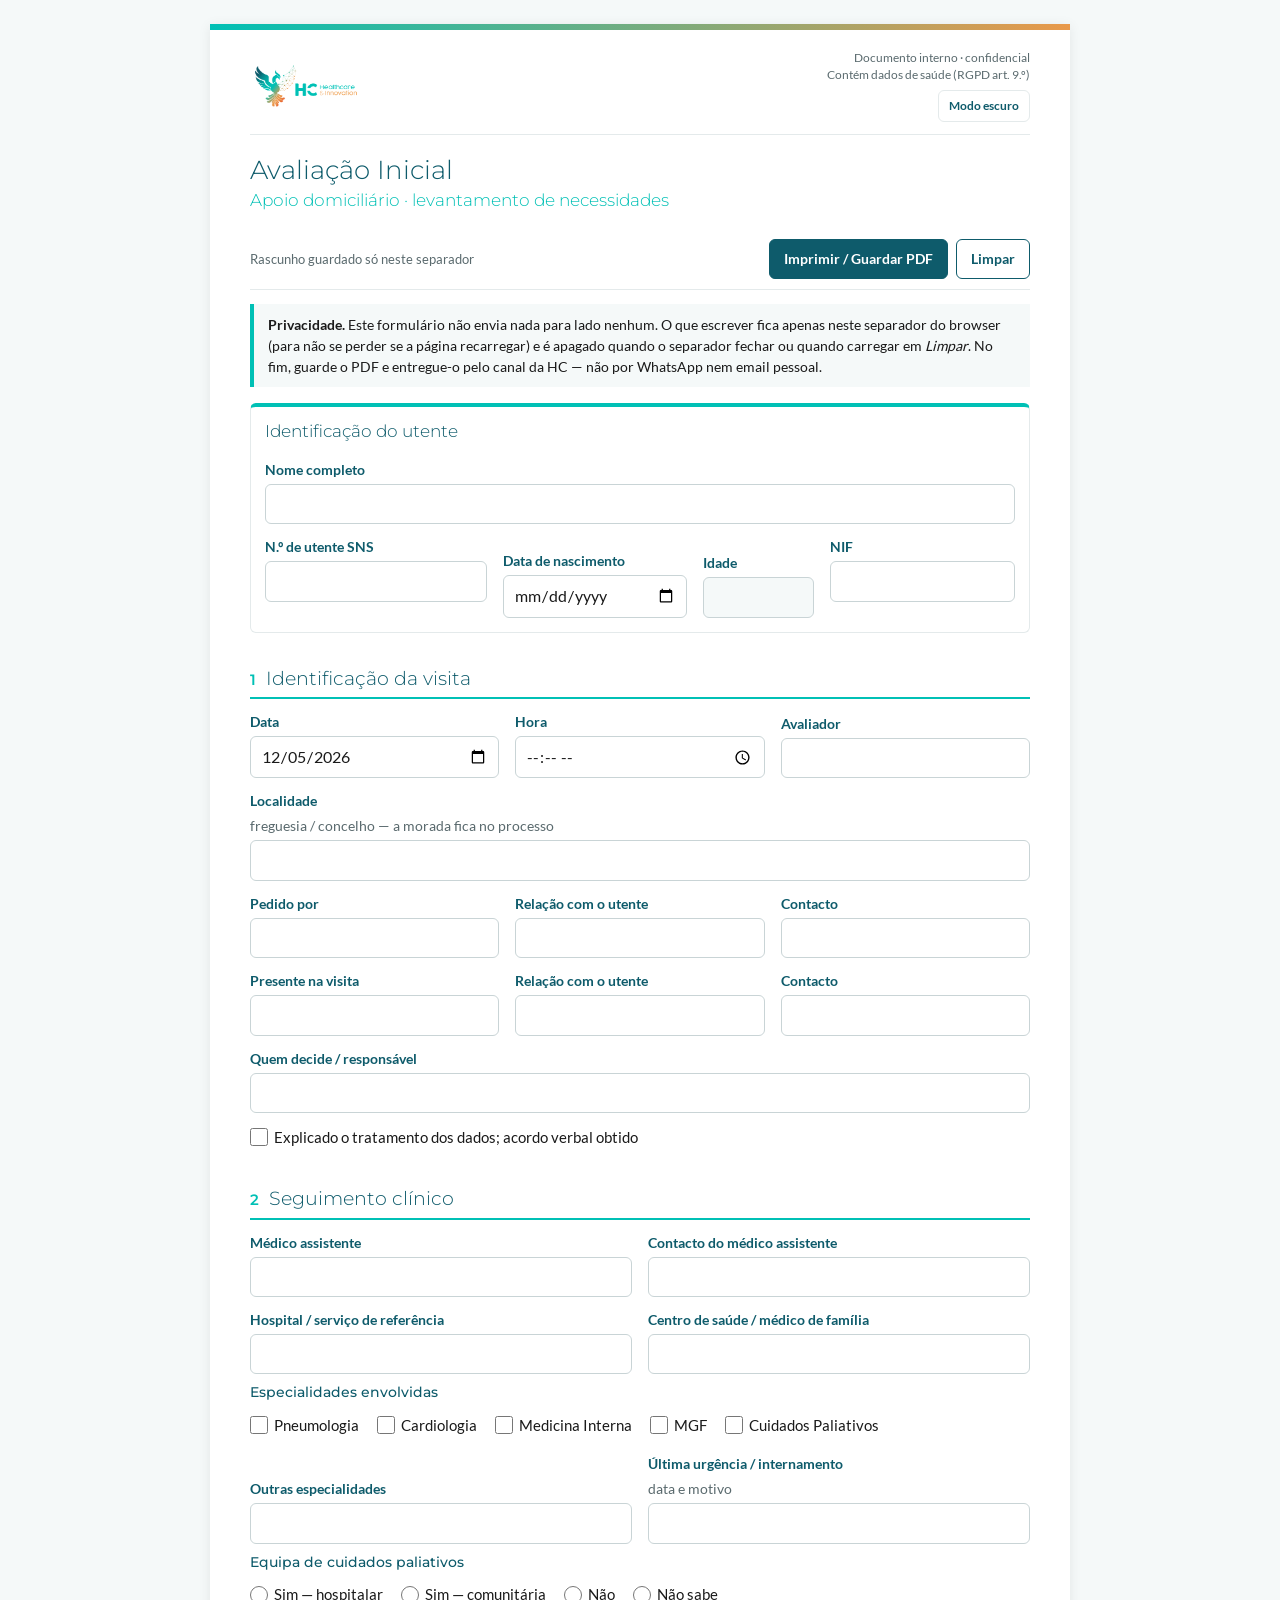
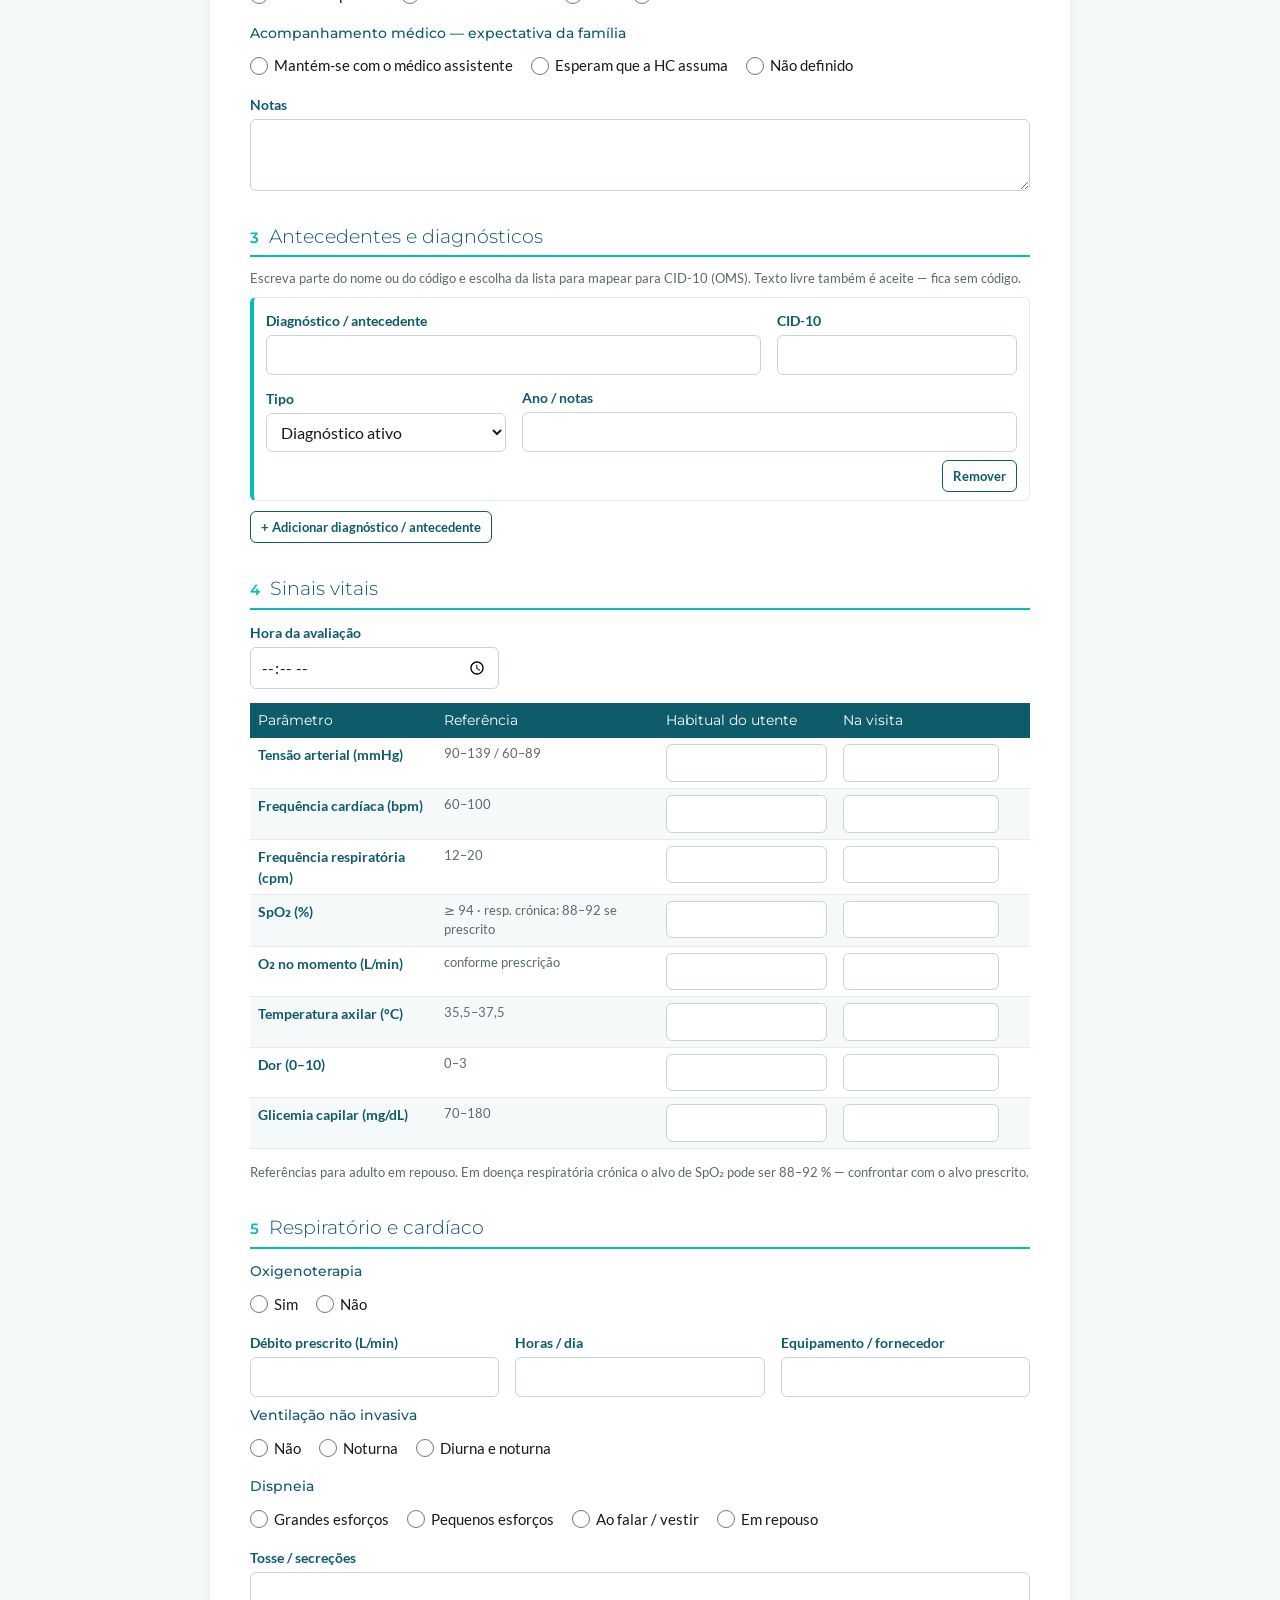
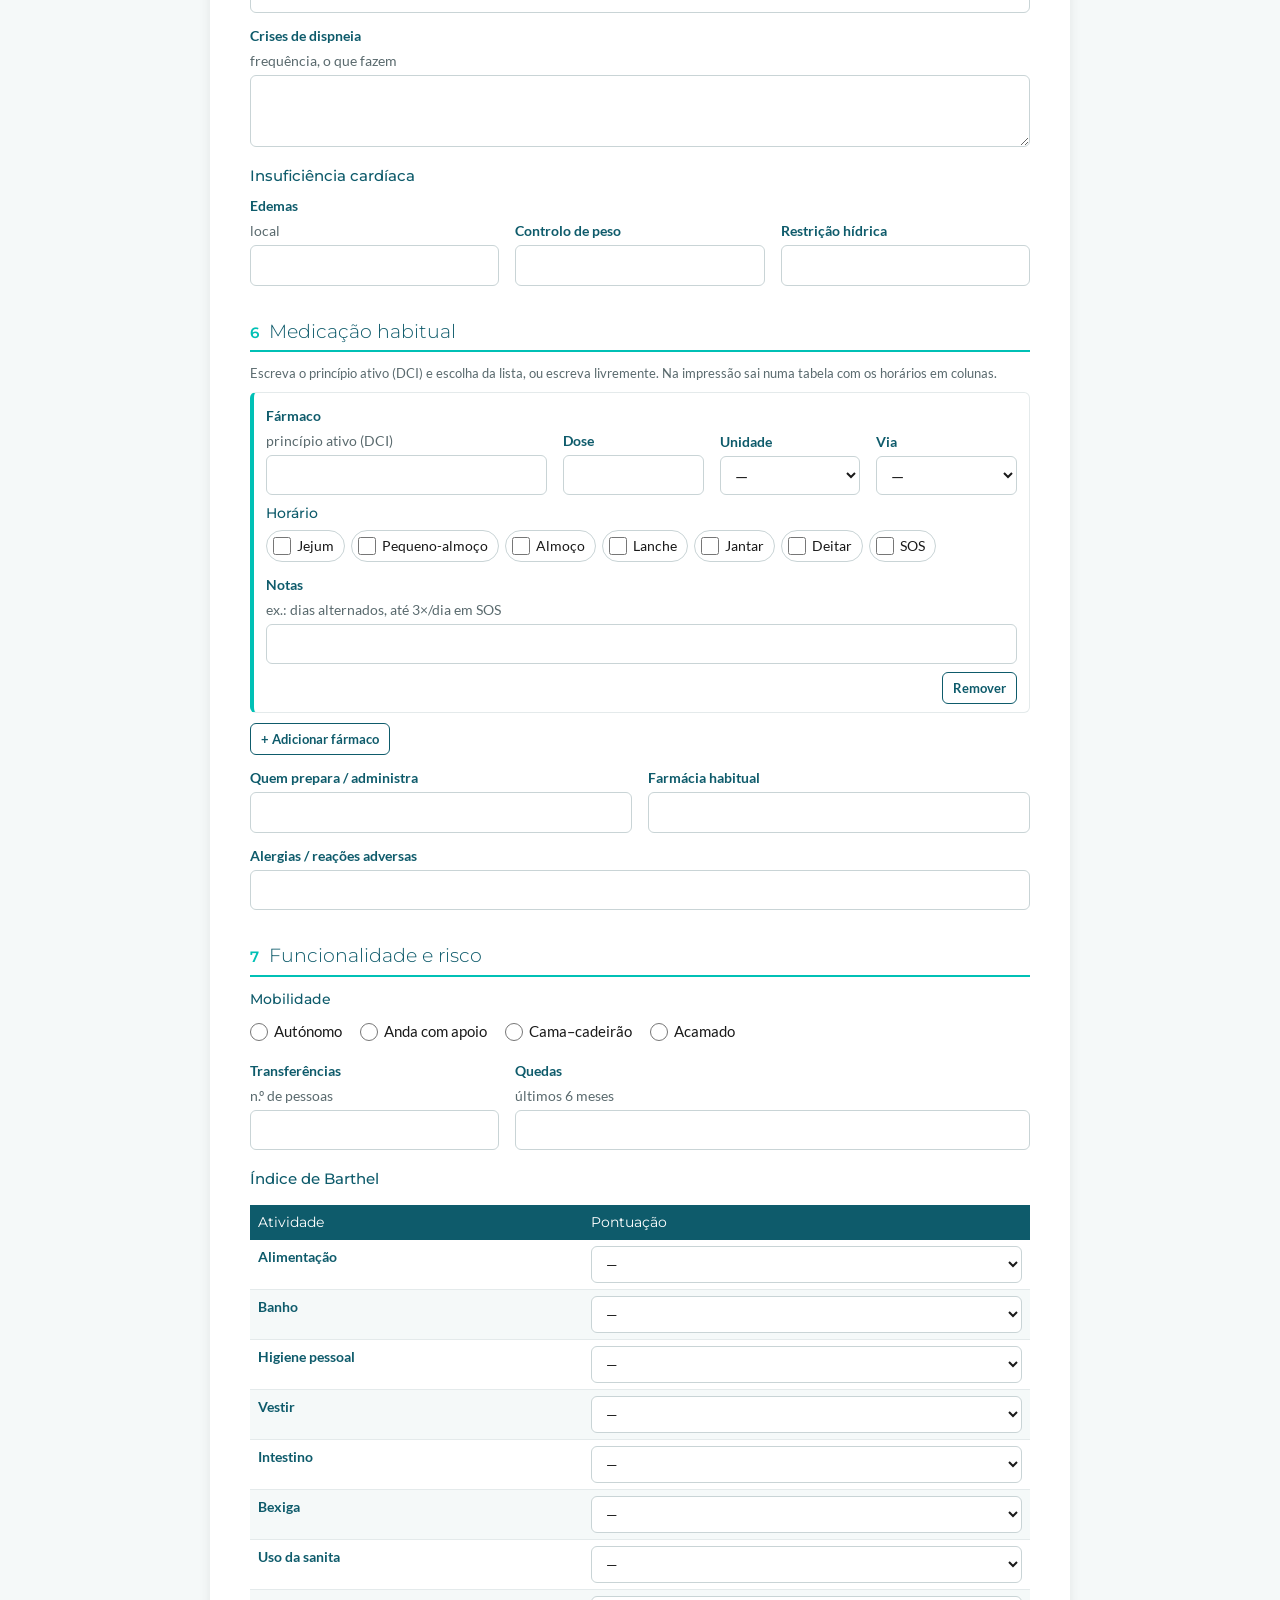
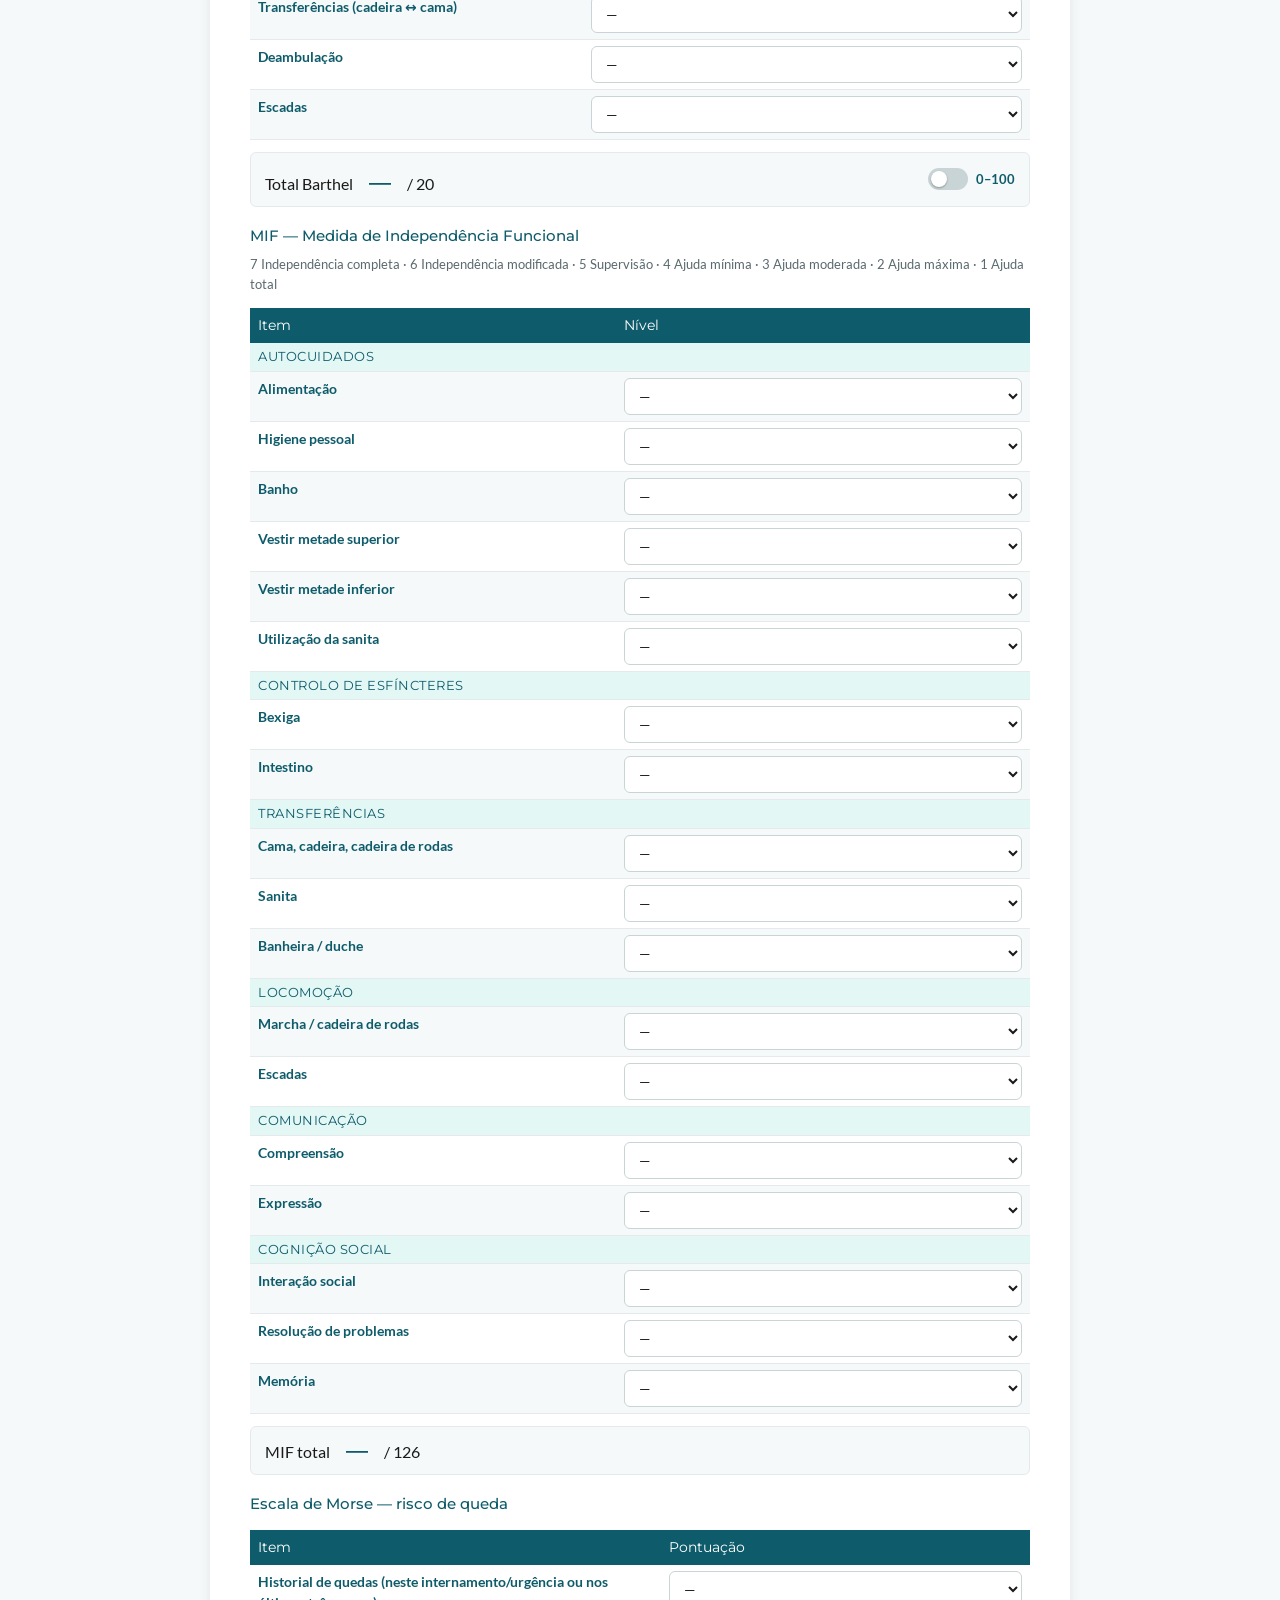
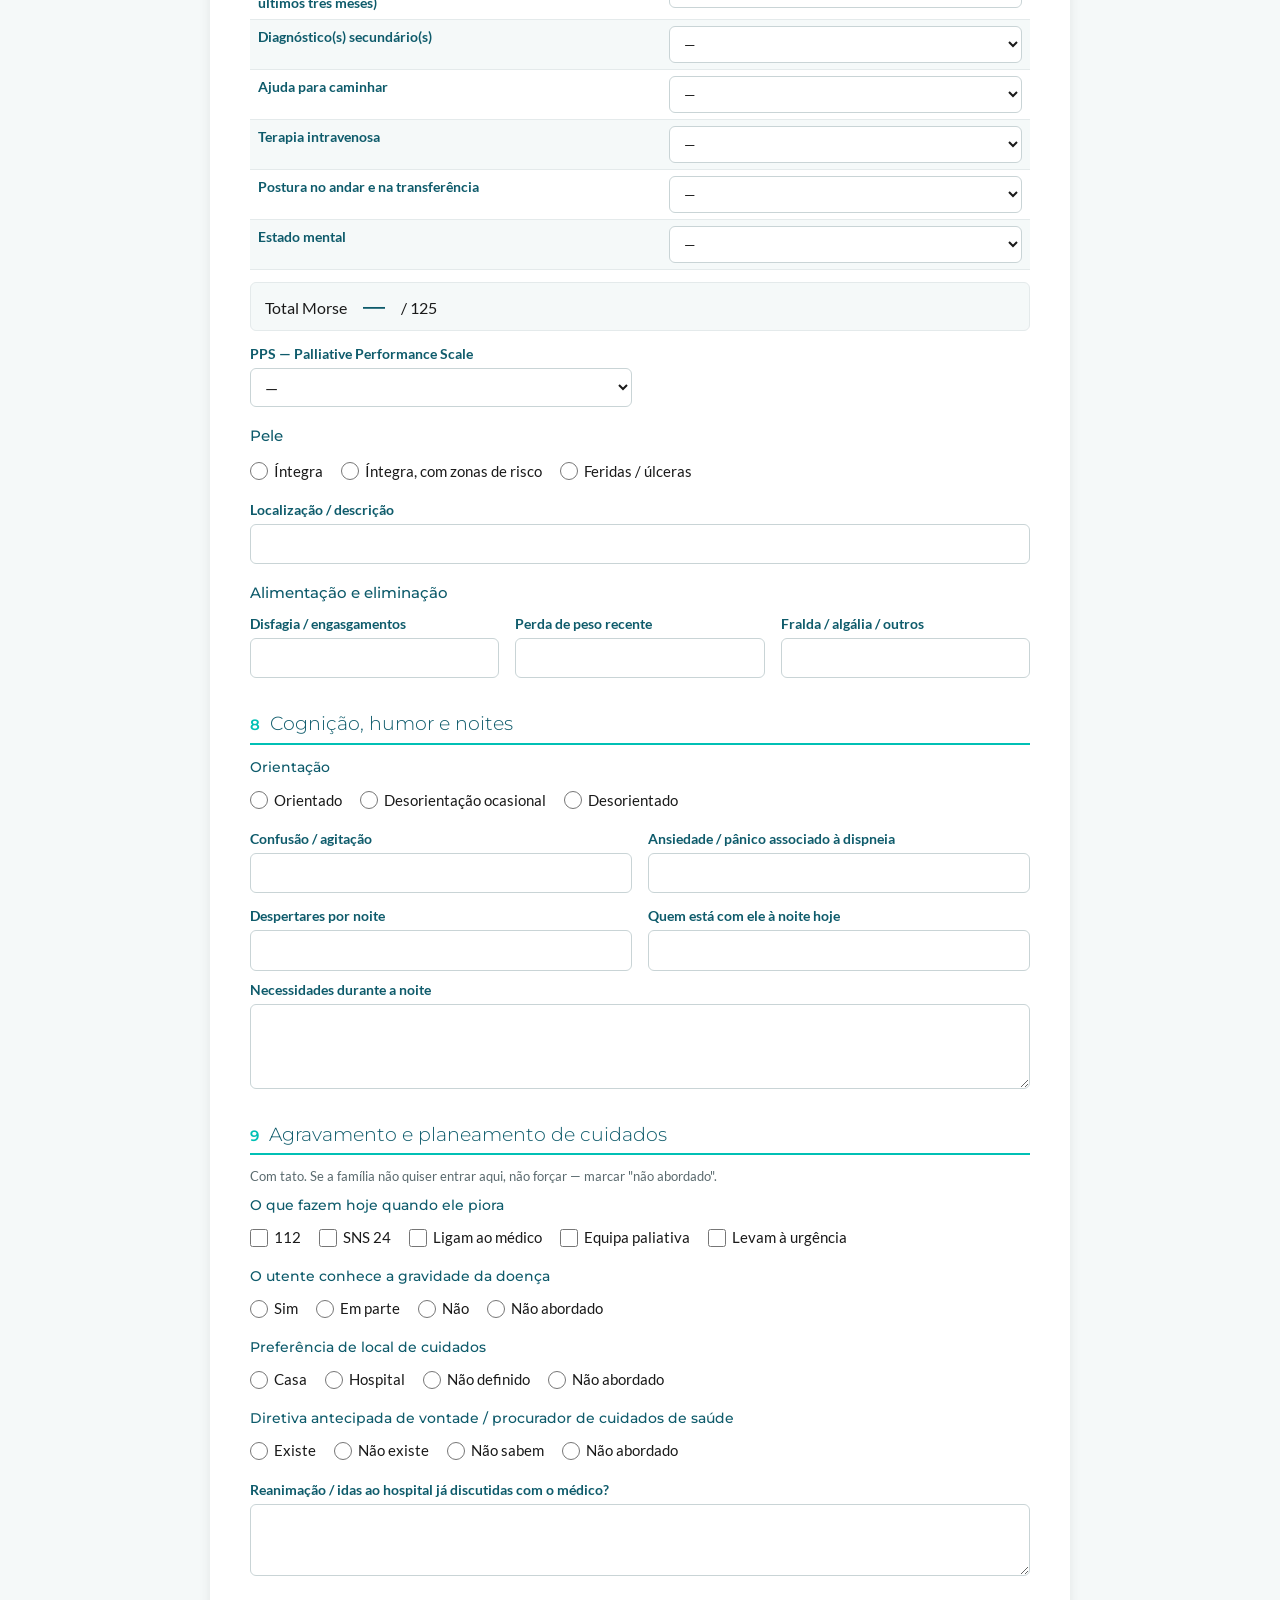
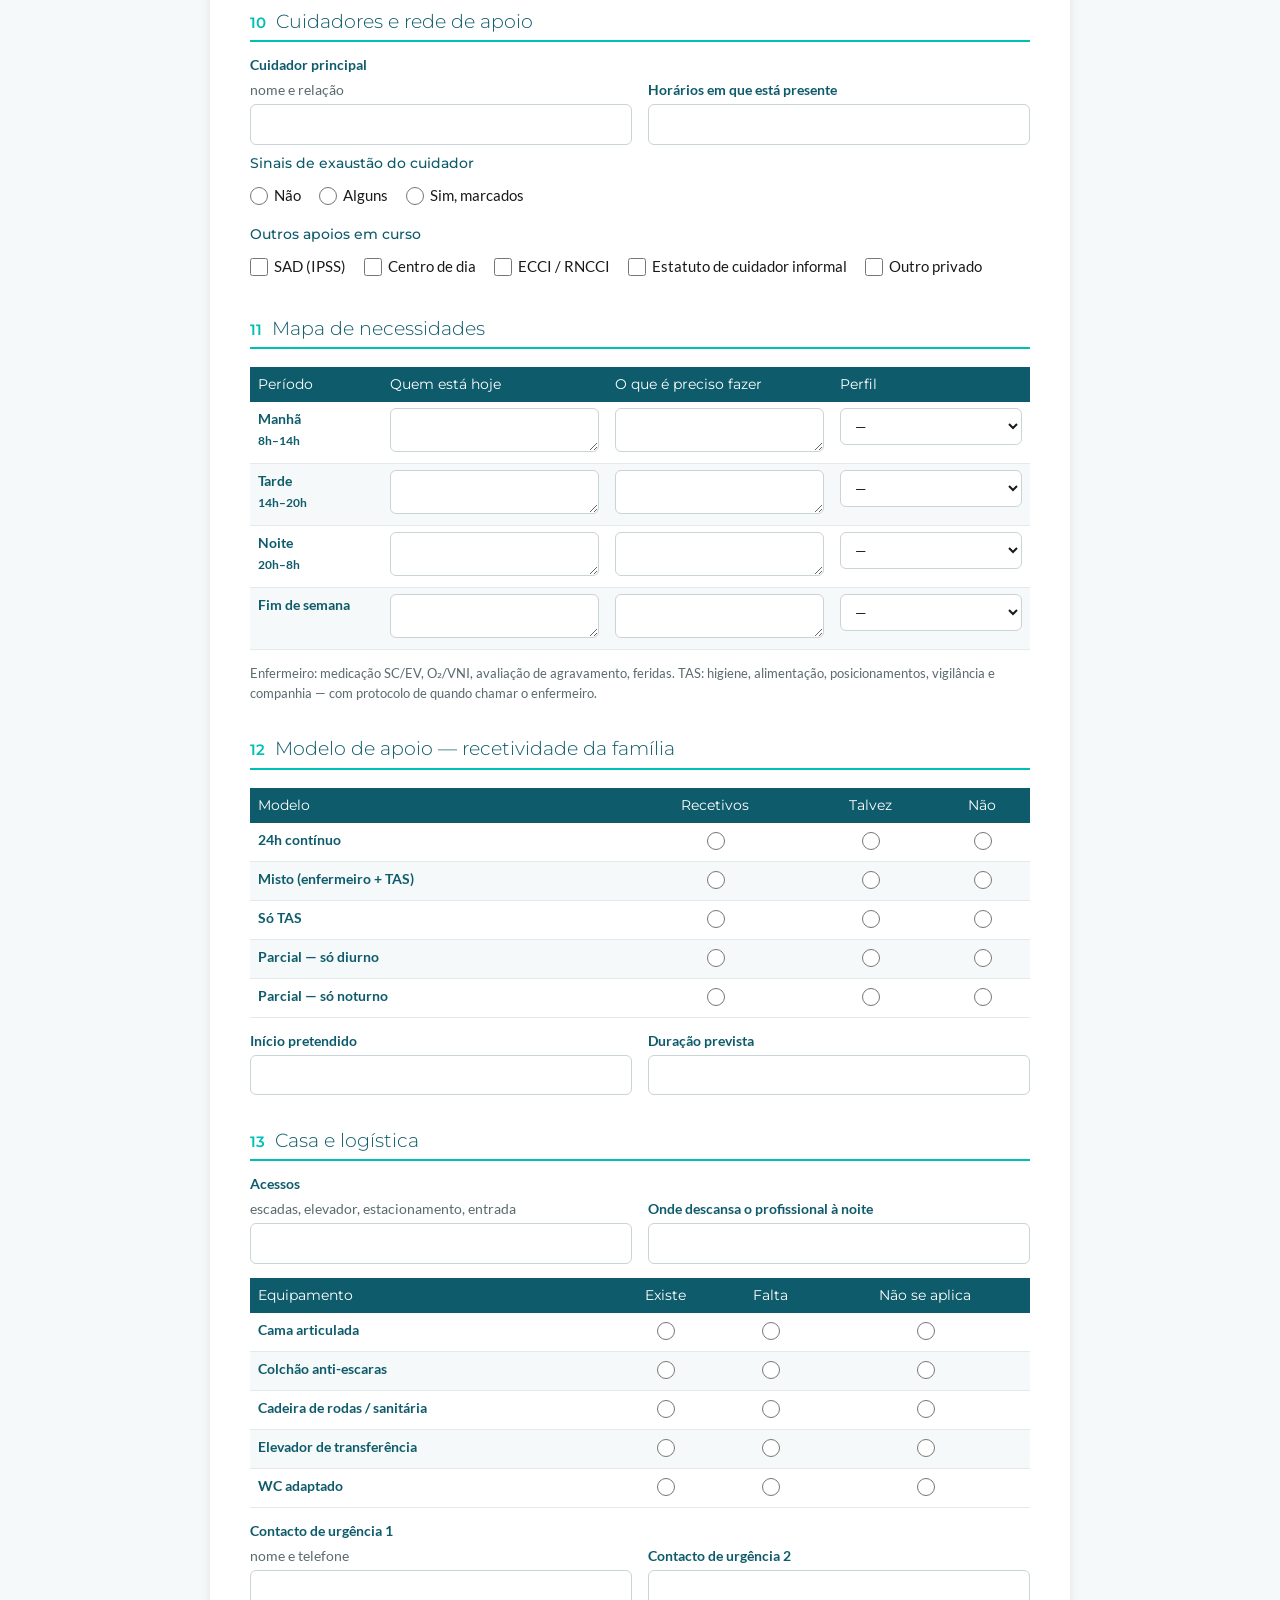
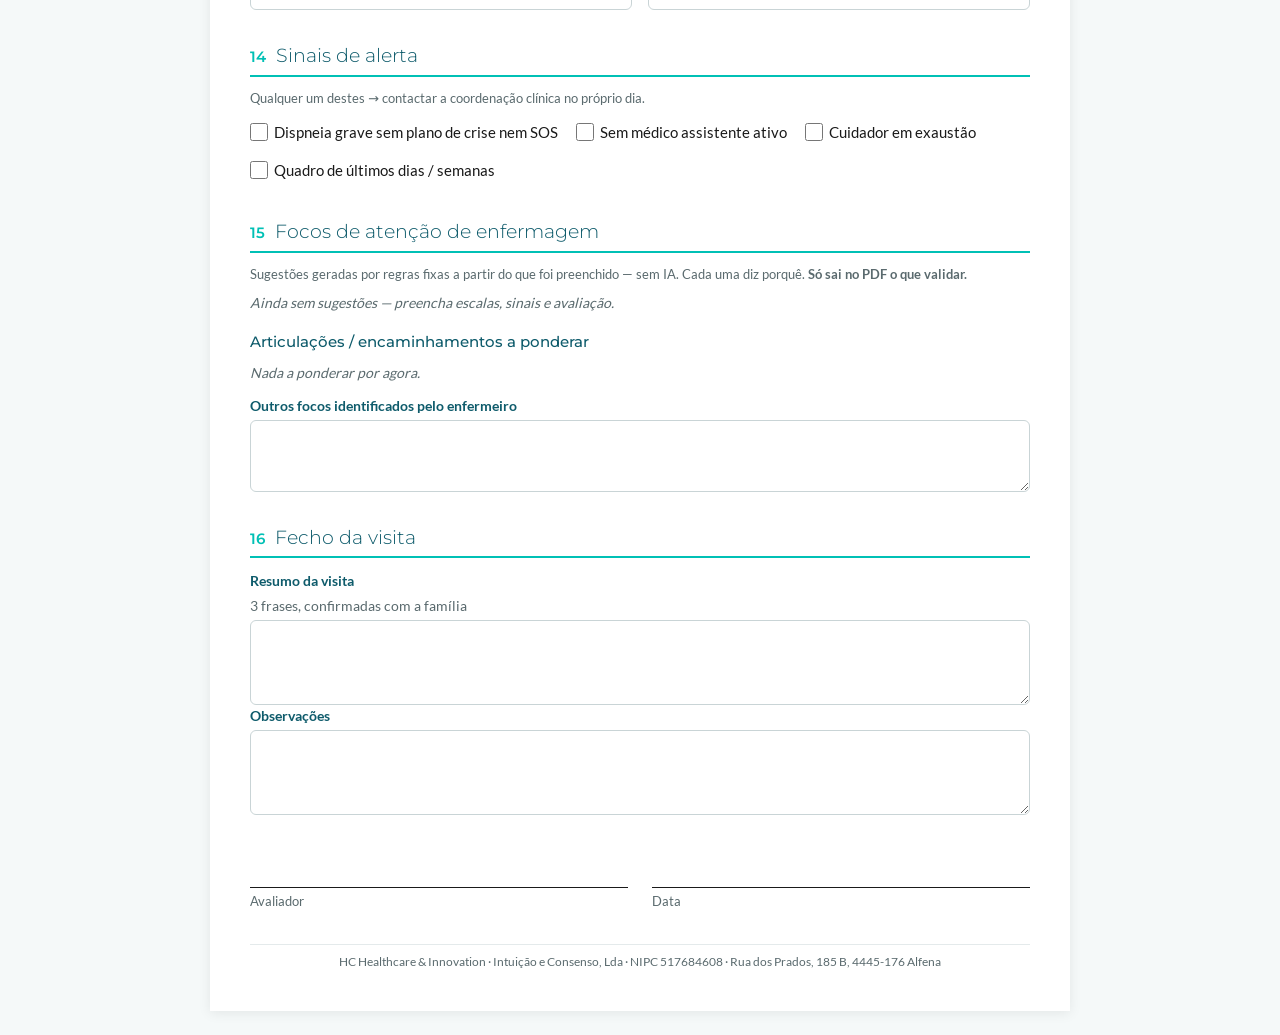
<file: eval-hc-patient/index.html>
<!doctype html>
<html lang="pt-PT">
<head>
<meta charset="utf-8">
<meta name="viewport" content="width=device-width, initial-scale=1">
<meta name="robots" content="noindex, nofollow">
<!-- Nada sai deste ficheiro: sem pedidos de rede, sem envio de formulário.
     Tudo (fontes, logótipo, CSS, JS) vai embebido. Os dados ficam só no browser. -->
<meta http-equiv="Content-Security-Policy" content="default-src 'none'; img-src data:; font-src data:; style-src 'unsafe-inline'; script-src 'unsafe-inline'; form-action 'none'; base-uri 'none'">
<title>Avaliação Inicial · Apoio Domiciliário · HC</title>
<style>
@font-face { font-family: "Lato"; font-weight: 400; font-style: normal; font-display: swap;
  src: url("[data-uri]") format("woff2"); }
@font-face { font-family: "Lato"; font-weight: 700; font-style: normal; font-display: swap;
  src: url("[data-uri]") format("woff2"); }
@font-face { font-family: "Montserrat"; font-weight: 300 700; font-style: normal; font-display: swap;
  src: url("[data-uri]") format("woff2-variations"); }

/* Marca: claude/design-md/hc/DESIGN.md (fonte canónica: marca.md no HC-Health) */
:root {
  --hc-turquesa: #00C0B5;
  --hc-petroleo: #0e5b6b;
  --hc-laranja: #E9994A;
  --hc-laranja-forte: #E86031;
  --hc-texto: #1a1a1a;
  --hc-texto-sec: #5a6a6e;
  --hc-linha: #e4eaeb;
  --hc-fundo: #ffffff;
  --hc-fundo-alt: #f5f9f9;
  --font-titulo: "Montserrat", "Segoe UI", system-ui, -apple-system, sans-serif;
  --font-corpo: "Lato", "Segoe UI", system-ui, -apple-system, sans-serif;
  color-scheme: light;
}

* { box-sizing: border-box; }
html, body { -webkit-print-color-adjust: exact; print-color-adjust: exact; }
body {
  margin: 0;
  background: var(--hc-fundo-alt);
  color: var(--hc-texto);
  font: 16px/1.5 var(--font-corpo);
  accent-color: var(--hc-petroleo);
}

.folha { max-width: 860px; margin: 0 auto; background: var(--hc-fundo); padding: 0 16px 32px; }
@media (min-width: 900px) {
  .folha { margin: 24px auto; padding: 0 40px 40px; box-shadow: 0 2px 12px var(--sombra); }
}

/* Faixa de marca: gradiente só como elemento decorativo, nunca atrás de texto. */
.faixa { height: 6px; margin: 0 -16px; background: linear-gradient(90deg, var(--hc-turquesa), var(--hc-laranja)); }
@media (min-width: 900px) { .faixa { margin: 0 -40px; } }

header.cab {
  display: flex; align-items: center; justify-content: space-between; gap: 16px;
  padding: 20px 0 12px; border-bottom: 1px solid var(--hc-linha);
}
header.cab img { height: 56px; width: auto; }
header.cab .doc-id { text-align: right; font-size: 12px; color: var(--hc-texto-sec); line-height: 1.4; }

h1, h2, h3, legend { font-family: var(--font-titulo); color: var(--hc-petroleo); font-weight: 300; }
h1 { font-size: 26px; margin: 20px 0 2px; line-height: 1.2; }
.subtitulo { font-family: var(--font-titulo); font-weight: 300; color: var(--hc-turquesa); margin: 0 0 16px; font-size: 17px; }
h2 {
  font-size: 19px; margin: 32px 0 12px; padding-bottom: 4px;
  border-bottom: 2px solid var(--hc-turquesa);
  display: flex; align-items: baseline; gap: 10px;
}
h2 .n { font-weight: 600; color: var(--hc-turquesa); font-size: 15px; }
h3 { font-size: 15px; font-weight: 500; margin: 18px 0 8px; color: var(--hc-petroleo); }

.barra {
  position: sticky; top: 0; z-index: 5;
  display: flex; flex-wrap: wrap; gap: 8px; align-items: center;
  padding: 10px 0; background: var(--hc-fundo); border-bottom: 1px solid var(--hc-linha);
}
.barra .estado { font-size: 13px; color: var(--hc-texto-sec); margin-right: auto; }
button {
  font: 600 14px/1 var(--font-corpo); cursor: pointer; border-radius: 6px;
  padding: 10px 14px; min-height: 40px; border: 1px solid var(--hc-petroleo);
}
button.prim { background: var(--hc-petroleo-fundo); color: #fff; }
button.sec { background: var(--sup); color: var(--hc-petroleo); }
button.peq { min-height: 32px; padding: 6px 10px; font-size: 13px; }
button:focus-visible, input:focus-visible, select:focus-visible, textarea:focus-visible {
  outline: 3px solid var(--hc-turquesa); outline-offset: 1px;
}

.aviso { background: var(--hc-fundo-alt); border-left: 4px solid var(--hc-turquesa); padding: 10px 14px; margin: 14px 0; font-size: 14px; }
.dica { font-size: 13px; color: var(--hc-texto-sec); margin: 2px 0 8px; }

/* Grelha de campos */
.g { display: grid; gap: 12px 16px; grid-template-columns: 1fr; margin-bottom: 8px; align-items: end; }
@media (min-width: 640px) {
  .g.c2 { grid-template-columns: 1fr 1fr; }
  .g.c3 { grid-template-columns: 1fr 1fr 1fr; }
  .g.c4 { grid-template-columns: 2fr 1fr 1fr 1fr; }
  .g .span2 { grid-column: span 2; }
  .g .span3 { grid-column: 1 / -1; }
}
label.campo { display: flex; flex-direction: column; gap: 4px; font-size: 14px; font-weight: 700; color: var(--hc-petroleo); }
label.campo > span.opc { font-weight: 400; color: var(--hc-texto-sec); }
input[type=text], input[type=tel], input[type=date], input[type=time], input[type=number], select, textarea {
  font: 16px/1.4 var(--font-corpo); color: var(--hc-texto);
  border: 1px solid var(--campo-borda); border-radius: 6px; padding: 8px 10px; background: var(--sup); width: 100%;
}
textarea { min-height: 72px; resize: vertical; overflow: hidden; }

fieldset { border: 0; padding: 0; margin: 0 0 12px; min-width: 0; }
fieldset > legend { font-size: 14px; font-weight: 500; padding: 0; margin-bottom: 6px; }
.ops { display: flex; flex-wrap: wrap; gap: 6px 18px; }
.ops label { display: inline-flex; align-items: center; gap: 6px; font-size: 15px; min-height: 32px; }
.ops input { width: 18px; height: 18px; margin: 0; }

/* Linhas repetíveis (medicação, diagnósticos) */
.rep { border: 1px solid var(--hc-linha); border-left: 4px solid var(--hc-turquesa); border-radius: 6px; padding: 12px 12px 8px; margin-bottom: 10px; background: var(--sup); }
.rep .acoes { display: flex; justify-content: flex-end; }
.chips { gap: 6px; }
.chips label { border: 1px solid var(--campo-borda); border-radius: 999px; padding: 2px 10px 2px 6px; font-size: 14px; }
.chips label:has(input:checked) { background: var(--turq-suave); border-color: var(--hc-turquesa); }
.vazio { font-size: 14px; color: var(--hc-texto-sec); font-style: italic; margin: 4px 0 10px; }

/* Tabelas */
.tab { width: 100%; border-collapse: collapse; font-size: 14px; margin: 6px 0 12px; }
.tab th { background: var(--hc-petroleo-fundo); color: #fff; font-family: var(--font-titulo); font-weight: 400; text-align: left; padding: 7px 8px; }
.tab td { padding: 6px 8px; border-bottom: 1px solid var(--hc-linha); vertical-align: top; }
.tab tbody tr:nth-child(even) { background: var(--hc-fundo-alt); }
.tab td.rot { font-weight: 700; color: var(--hc-petroleo); }
.tab td.ref { font-size: 13px; color: var(--hc-texto-sec); }
.tab td.grupo { background: var(--turq-suave); color: var(--hc-petroleo); font-family: var(--font-titulo); font-size: 13px; text-transform: uppercase; letter-spacing: .04em; padding: 4px 8px; }
.tab select, .tab textarea, .tab input { font-size: 14px; }
.tab textarea { min-height: 44px; }
.tab .centro { text-align: center; }
.tab input[type=radio] { width: 18px; height: 18px; }
.rolar { overflow-x: auto; }

/* Sinais vitais fora do intervalo */
.sinal { display: flex; align-items: center; gap: 6px; }
.sinal .ind { font-weight: 700; color: var(--hc-laranja-forte); min-width: 1.2em; font-size: 14px; }
input.fora { border-color: var(--hc-laranja-forte); background: var(--lar-suave); }

.total {
  display: flex; flex-wrap: wrap; gap: 8px 16px; align-items: baseline;
  padding: 10px 14px; background: var(--hc-fundo-alt); border: 1px solid var(--hc-linha); border-radius: 6px; margin-bottom: 12px;
}
.total output { font: 600 22px var(--font-titulo); color: var(--hc-petroleo); }
.total .cls { font-weight: 700; color: var(--hc-laranja-forte); }
.total .sub { font-size: 14px; color: var(--hc-texto-sec); }

/* Focos de atenção */
.foco { display: flex; gap: 10px; align-items: flex-start; padding: 8px 0; border-bottom: 1px solid var(--hc-linha); }
.foco input { width: 20px; height: 20px; margin-top: 2px; flex: none; }
.foco .t { font-weight: 700; color: var(--hc-petroleo); }
.foco .j { color: var(--hc-laranja-forte); font-weight: 700; }
.foco .m { display: block; font-size: 13px; color: var(--hc-texto-sec); }
.foco.enc .t { color: var(--hc-texto); }

.assin { display: grid; grid-template-columns: 1fr; gap: 24px; margin-top: 28px; }
@media (min-width: 640px) { .assin { grid-template-columns: 1fr 1fr; } }
.assin .linha { border-top: 1px solid var(--hc-texto); padding-top: 4px; margin-top: 44px; font-size: 13px; color: var(--hc-texto-sec); }

footer.legal { margin-top: 32px; padding-top: 8px; border-top: 1px solid var(--hc-linha); font-size: 12px; color: var(--hc-texto-sec); text-align: center; }
/* Cabeçalho de identificação do utente */
.id-utente { border: 1px solid var(--hc-linha); border-top: 4px solid var(--hc-turquesa); border-radius: 6px; padding: 4px 14px 6px; margin: 16px 0 8px; background: var(--sup); }
.id-utente h2 { margin: 8px 0 10px; border-bottom: 0; font-size: 17px; }
@media (min-width: 640px) {
  .g.c4u { grid-template-columns: 1.2fr 1fr .6fr 1fr; }
  .g.c4u .span-nome { grid-column: 1 / -1; }
}
input.calc { background: var(--hc-fundo-alt); color: var(--hc-petroleo); font-weight: 700; }
.valid { font-size: 12px; font-weight: 400; min-height: 1em; }
.valid.ok { color: var(--hc-petroleo); }
.valid.erro { color: var(--hc-laranja-forte); font-weight: 700; }
input.invalido { border-color: var(--hc-laranja-forte); background: var(--lar-suave); }

.so-print, .espelho { display: none; }

/* ---------------- Impressão / PDF (A4) ---------------- */
@page {
  size: A4;
  margin: 1.5cm 1.6cm 1.8cm;
  @bottom-left {
    content: "HC Healthcare & Innovation · Intuição e Consenso, Lda · NIPC 517684608 · Documento confidencial — contém dados de saúde";
    font: 7pt "Lato", sans-serif; color: #5a6a6e;
  }
  @bottom-right {
    content: counter(page) " / " counter(pages);
    font: 7.5pt "Lato", sans-serif; color: #5a6a6e;
  }
}
@media print {
  body { background: var(--sup); font-size: 10pt; }
  .folha { max-width: none; margin: 0; padding: 0; box-shadow: none; }
  .faixa { margin: 0; height: 4px; }
  .nao-imprimir, .so-ecra { display: none !important; }
  .so-print { display: block; }
  header.cab { padding: 10px 0 8px; }
  header.cab img { height: 1.4cm; }
  h1 { font-size: 18pt; margin-top: 10px; }
  .subtitulo { font-size: 11.5pt; margin-bottom: 8px; }
  h2 { font-size: 12.5pt; margin: 14px 0 6px; break-after: avoid; }
  h3 { font-size: 10.5pt; margin: 8px 0 4px; break-after: avoid; }
  label.campo { font-size: 8.5pt; gap: 1px; break-inside: avoid; }
  .g { gap: 6px 14px; margin-bottom: 4px; }
  .g.c2 { grid-template-columns: 1fr 1fr; }
  .g.c3 { grid-template-columns: 1fr 1fr 1fr; }
  .g .span2 { grid-column: span 2; }
  .g .span3 { grid-column: 1 / -1; }
  input[type=text], input[type=tel], input[type=date], input[type=time], input[type=number], select, textarea {
    font-size: 10pt; border: 0; border-bottom: 1px solid #b8c4c6; border-radius: 0; padding: 2px 0;
    background: transparent; appearance: none; -webkit-appearance: none;
  }
  input::-webkit-calendar-picker-indicator { display: none; }
  textarea { min-height: 0; resize: none; }
  textarea.espelhado, input.espelhado { display: none; }
  .espelho { display: block; white-space: pre-wrap; font: 400 10pt/1.45 var(--font-corpo); color: var(--hc-texto); border-bottom: 1px solid #b8c4c6; min-height: 1.4em; padding: 2px 0; }
  fieldset { margin-bottom: 6px; break-inside: avoid; }
  fieldset > legend { font-size: 9pt; margin-bottom: 2px; }
  .ops { gap: 2px 14px; }
  .ops label { font-size: 9.5pt; min-height: 0; }
  .ops input { width: 12px; height: 12px; }
  .tab { font-size: 9pt; break-inside: auto; }
  .tab tr { break-inside: avoid; }
  .tab th, .tab td { padding: 3px 6px; }
  .tab td.ref { font-size: 8pt; }
  .tab select, .tab textarea, .tab input { font-size: 9pt; }
  .tab input[type=radio] { width: 12px; height: 12px; }
  .tab.imp td.marca { text-align: center; font-weight: 700; color: var(--hc-petroleo); }
  .tab.imp th { font-size: 8pt; }
  input.fora { background: transparent; color: var(--hc-laranja-forte); font-weight: 700; }
  .rolar { overflow: visible; }
  .aviso { font-size: 9pt; padding: 6px 10px; margin: 8px 0; break-inside: avoid; }
  .total { padding: 6px 10px; margin-bottom: 6px; break-inside: avoid; }
  .total output { font-size: 14pt; }
  .vazio { font-size: 9pt; }
  .assin { grid-template-columns: 1fr 1fr; margin-top: 18px; break-inside: avoid; }
  footer.legal { display: none; }
  .id-utente { padding: 2px 10px 4px; margin: 8px 0 4px; break-inside: avoid; }
  .id-utente h2 { font-size: 11pt; margin: 4px 0 4px; }
  .g.c4u { grid-template-columns: 1.2fr 1fr .6fr 1fr; }
  .g.c4u .span-nome { grid-column: 1 / -1; }
  .valid { display: none; }
  input.calc { background: transparent; }
}
/* Tema claro/escuro partilhado por todas as páginas do hc-dom.
   Embebido no fim do <style> de cada página (depois dos tokens da marca).
   A impressão é sempre clara. */
:root {
  --sup: #ffffff;              /* superfícies: folha, campos, botões secundários */
  --campo-borda: #c9d4d6;
  --turq-suave: #e3f7f5;
  --lar-suave: #fdf4ec;
  --hc-petroleo-fundo: #0e5b6b; /* fundos petróleo com texto branco (cabeçalhos de tabela, botões) */
  --sombra: rgba(0, 0, 0, .08);
  --sobre-c3: #ffffff;          /* texto sobre o laranja de alerta */
}
@media (prefers-color-scheme: dark) {
  :root:not([data-theme="light"]) {
    --hc-texto: #e4f1f1; --hc-texto-sec: #a2bec2; --hc-linha: #24474f; --hc-fundo-alt: #0b2228;
    --sup: #103039; --campo-borda: #3a5f66; --turq-suave: #123e45; --lar-suave: #3a2a22;
    --hc-petroleo: #7fd6cf; --hc-laranja-forte: #f08a5d; --sombra: rgba(0, 0, 0, .4);
    --c1: #5fd9ce; --c1-bg: #123e45; --c2: #f2b46d; --c2-bg: #3a2e1e; --c3: #f08a5d; --c3-bg: #3a2620; --sobre-c3: #06262c;
    color-scheme: dark;
  }
}
:root[data-theme="dark"] {
  --hc-texto: #e4f1f1; --hc-texto-sec: #a2bec2; --hc-linha: #24474f; --hc-fundo-alt: #0b2228;
  --sup: #103039; --campo-borda: #3a5f66; --turq-suave: #123e45; --lar-suave: #3a2a22;
  --hc-petroleo: #7fd6cf; --hc-laranja-forte: #f08a5d; --sombra: rgba(0, 0, 0, .4);
  --c1: #5fd9ce; --c1-bg: #123e45; --c2: #f2b46d; --c2-bg: #3a2e1e; --c3: #f08a5d; --c3-bg: #3a2620; --sobre-c3: #06262c;
  color-scheme: dark;
}
/* O logótipo tem letras escuras: em modo escuro vai sobre uma placa clara */
@media (prefers-color-scheme: dark) { :root:not([data-theme="light"]) header img { background: #fff; border-radius: 6px; padding: 4px 8px; } }
:root[data-theme="dark"] header img { background: #fff; border-radius: 6px; padding: 4px 8px; }

.tema-btn {
  font: 600 12px/1 var(--font-corpo, system-ui); cursor: pointer; border-radius: 6px; padding: 6px 10px; min-height: 32px;
  border: 1px solid var(--hc-linha); background: var(--sup); color: var(--hc-petroleo); margin-top: 6px;
}
.tema-btn:hover { border-color: var(--hc-petroleo); }
header.cab .doc-id .tema-btn { display: block; margin: 6px 0 0 auto; }

/* Interruptor (ex.: Barthel 0–20 ↔ 0–100) */
.switch { display: inline-flex; align-items: center; gap: 8px; cursor: pointer; font: 700 13px var(--font-corpo, system-ui); color: var(--hc-petroleo); user-select: none; min-height: 32px; }
.switch input { position: absolute; opacity: 0; width: 1px; height: 1px; }
.switch .trilho-sw { width: 40px; height: 22px; border-radius: 11px; background: var(--campo-borda); position: relative; transition: background .2s; flex: none; }
.switch .trilho-sw::after { content: ""; position: absolute; top: 3px; left: 3px; width: 16px; height: 16px; border-radius: 50%; background: var(--sup); transition: left .2s; box-shadow: 0 1px 2px rgba(0,0,0,.3); }
.switch input:checked + .trilho-sw { background: var(--hc-petroleo-fundo); }
.switch input:checked + .trilho-sw::after { left: 21px; }
.switch input:focus-visible + .trilho-sw { outline: 3px solid var(--hc-turquesa); outline-offset: 2px; }
@media (prefers-reduced-motion: reduce) { .switch .trilho-sw, .switch .trilho-sw::after { transition: none; } }
@media print { .switch { display: none !important; } }

@media print {
  :root, :root[data-theme="dark"], :root:not([data-theme="light"]) {
    --hc-texto: #1a1a1a; --hc-texto-sec: #5a6a6e; --hc-linha: #e4eaeb; --hc-fundo-alt: #f5f9f9;
    --sup: #ffffff; --campo-borda: #c9d4d6; --turq-suave: #e3f7f5; --lar-suave: #fdf4ec;
    --hc-petroleo: #0e5b6b; --hc-laranja-forte: #E86031; --sombra: none;
    --c1: #0E7A6F; --c1-bg: #DDF4F1; --c2: #9A5A12; --c2-bg: #FCEBD6; --c3: #B8441A; --c3-bg: #FADFD3; --sobre-c3: #ffffff;
    color-scheme: light;
  }
  header img { background: none !important; padding: 0 !important; }
  .tema-btn { display: none !important; }
}

</style>
<script>
/* Alternância claro/escuro. Corre no <head> para aplicar a preferência antes de pintar.
   A escolha fica em localStorage (só neste browser); sem escolha, segue o sistema. */
(function () {
  "use strict";
  var K = "hc-tema", r = document.documentElement;
  try { var t = localStorage.getItem(K); if (t === "dark" || t === "light") r.setAttribute("data-theme", t); } catch (e) {}
  function escuro() {
    var t = r.getAttribute("data-theme");
    return t ? t === "dark" : window.matchMedia("(prefers-color-scheme: dark)").matches;
  }
  document.addEventListener("DOMContentLoaded", function () {
    var alvo = document.querySelector("header.cab .doc-id") || document.querySelector("header");
    if (!alvo) return;
    var b = document.createElement("button");
    b.type = "button";
    b.className = "tema-btn nao-imprimir";
    function rotulo() { b.textContent = escuro() ? "Modo claro" : "Modo escuro"; b.setAttribute("aria-pressed", String(escuro())); }
    b.addEventListener("click", function () {
      var novo = escuro() ? "light" : "dark";
      r.setAttribute("data-theme", novo);
      try { localStorage.setItem(K, novo); } catch (e) {}
      rotulo();
    });
    rotulo();
    alvo.appendChild(b);
  });
})();

</script>
</head>
<body>
<main class="folha">
  <div class="faixa" aria-hidden="true"></div>
  <header class="cab">
    <img src="[data-uri]" alt="HC Healthcare &amp; Innovation">
    <div class="doc-id">Documento interno · confidencial<br>Contém dados de saúde (RGPD art. 9.º)</div>
  </header>

  <h1>Avaliação Inicial</h1>
  <p class="subtitulo">Apoio domiciliário · levantamento de necessidades</p>

  <div class="barra nao-imprimir">
    <span class="estado" id="estado" aria-live="polite">Rascunho guardado só neste separador</span>
    <button type="button" class="prim" id="btn-imprimir">Imprimir / Guardar PDF</button>
    <button type="button" class="sec" id="btn-limpar">Limpar</button>
  </div>

  <div class="aviso nao-imprimir">
    <strong>Privacidade.</strong> Este formulário não envia nada para lado nenhum. O que escrever fica apenas
    neste separador do browser (para não se perder se a página recarregar) e é apagado quando o separador
    fechar ou quando carregar em <em>Limpar</em>. No fim, guarde o PDF e entregue-o pelo canal da HC — não por
    WhatsApp nem email pessoal.
  </div>

<form id="f" autocomplete="off" novalidate>

  <!-- Identificação do utente (cabeçalho; repete-se no topo de cada página impressa) -->
  <section class="id-utente" aria-labelledby="id-utente-t">
    <h2 id="id-utente-t">Identificação do utente</h2>
    <div class="g c4u">
      <label class="campo span-nome">Nome completo <input type="text" name="u_nome" autocomplete="off"></label>
      <label class="campo">N.º de utente SNS <input type="text" name="u_sns" inputmode="numeric" maxlength="9" pattern="\d{9}" autocomplete="off"><span class="valid" id="v_sns" aria-live="polite"></span></label>
      <label class="campo">Data de nascimento <input type="date" name="u_nasc" max=""></label>
      <label class="campo">Idade <input type="text" name="u_idade" readonly tabindex="-1" class="calc"></label>
      <label class="campo">NIF <input type="text" name="u_nif" inputmode="numeric" maxlength="9" pattern="\d{9}" autocomplete="off"><span class="valid" id="v_nif" aria-live="polite"></span></label>
    </div>
  </section>

  <!-- 1 ------------------------------------------------------------------ -->
  <section>
    <h2><span class="n">1</span> Identificação da visita</h2>
    <div class="g c3">
      <label class="campo">Data <input type="date" name="v_data" id="v_data"></label>
      <label class="campo">Hora <input type="time" name="v_hora"></label>
      <label class="campo">Avaliador <input type="text" name="v_avaliador"></label>
      <label class="campo span3">Localidade <span class="opc">freguesia / concelho — a morada fica no processo</span><input type="text" name="u_local"></label>
      <label class="campo">Pedido por <input type="text" name="p_nome"></label>
      <label class="campo">Relação com o utente <input type="text" name="p_relacao"></label>
      <label class="campo">Contacto <input type="tel" name="p_tel" inputmode="tel"></label>
      <label class="campo">Presente na visita <input type="text" name="pr_nome"></label>
      <label class="campo">Relação com o utente <input type="text" name="pr_relacao"></label>
      <label class="campo">Contacto <input type="tel" name="pr_tel" inputmode="tel"></label>
      <label class="campo span3">Quem decide / responsável <input type="text" name="decisor"></label>
    </div>
    <fieldset>
      <div class="ops">
        <label><input type="checkbox" name="inf_dados"> Explicado o tratamento dos dados; acordo verbal obtido</label>
      </div>
    </fieldset>
  </section>

  <!-- 2 ------------------------------------------------------------------ -->
  <section>
    <h2><span class="n">2</span> Seguimento clínico</h2>
    <div class="g c2">
      <label class="campo">Médico assistente <input type="text" name="c_med"></label>
      <label class="campo">Contacto do médico assistente <input type="text" name="c_med_tel"></label>
      <label class="campo">Hospital / serviço de referência <input type="text" name="c_hosp"></label>
      <label class="campo">Centro de saúde / médico de família <input type="text" name="c_cs"></label>
    </div>
    <fieldset>
      <legend>Especialidades envolvidas</legend>
      <div class="ops">
        <label><input type="checkbox" name="esp_pneumo"> Pneumologia</label>
        <label><input type="checkbox" name="esp_cardio"> Cardiologia</label>
        <label><input type="checkbox" name="esp_mi"> Medicina Interna</label>
        <label><input type="checkbox" name="esp_mgf"> MGF</label>
        <label><input type="checkbox" name="esp_paliat"> Cuidados Paliativos</label>
      </div>
    </fieldset>
    <div class="g c2">
      <label class="campo">Outras especialidades <input type="text" name="esp_outras"></label>
      <label class="campo">Última urgência / internamento <span class="opc">data e motivo</span><input type="text" name="c_ult_urg"></label>
    </div>
    <fieldset>
      <legend>Equipa de cuidados paliativos</legend>
      <div class="ops">
        <label><input type="radio" name="paliat" value="hospitalar"> Sim — hospitalar</label>
        <label><input type="radio" name="paliat" value="comunitaria"> Sim — comunitária</label>
        <label><input type="radio" name="paliat" value="nao"> Não</label>
        <label><input type="radio" name="paliat" value="nao_sabe"> Não sabe</label>
      </div>
    </fieldset>
    <fieldset>
      <legend>Acompanhamento médico — expectativa da família</legend>
      <div class="ops">
        <label><input type="radio" name="med_exp" value="mantem"> Mantém-se com o médico assistente</label>
        <label><input type="radio" name="med_exp" value="hc"> Esperam que a HC assuma</label>
        <label><input type="radio" name="med_exp" value="indefinido"> Não definido</label>
      </div>
    </fieldset>
    <label class="campo">Notas <textarea name="c_notas" rows="2"></textarea></label>
  </section>

  <!-- 3 ------------------------------------------------------------------ -->
  <section>
    <h2><span class="n">3</span> Antecedentes e diagnósticos</h2>
    <p class="dica nao-imprimir">Escreva parte do nome ou do código e escolha da lista para mapear para CID-10 (OMS). Texto livre também é aceite — fica sem código.</p>
    <div class="so-ecra">
      <div id="diags"></div>
      <button type="button" class="sec peq" id="add-diag">+ Adicionar diagnóstico / antecedente</button>
    </div>
    <div class="so-print" id="print-diags"></div>
  </section>

  <!-- 4 ------------------------------------------------------------------ -->
  <section>
    <h2><span class="n">4</span> Sinais vitais</h2>
    <div class="g c3">
      <label class="campo">Hora da avaliação <input type="time" name="sv_hora"></label>
    </div>
    <div class="rolar">
    <table class="tab" id="sinais">
      <thead><tr><th>Parâmetro</th><th>Referência</th><th>Habitual do utente</th><th>Na visita</th></tr></thead>
      <tbody id="sinais-corpo"></tbody>
    </table>
    </div>
    <p class="dica">Referências para adulto em repouso. Em doença respiratória crónica o alvo de SpO₂ pode ser 88–92 % — confrontar com o alvo prescrito.</p>
  </section>

  <!-- 5 ------------------------------------------------------------------ -->
  <section>
    <h2><span class="n">5</span> Respiratório e cardíaco</h2>
    <fieldset>
      <legend>Oxigenoterapia</legend>
      <div class="ops">
        <label><input type="radio" name="o2" value="sim"> Sim</label>
        <label><input type="radio" name="o2" value="nao"> Não</label>
      </div>
    </fieldset>
    <div class="g c3">
      <label class="campo">Débito prescrito (L/min) <input type="text" name="o2_debito" inputmode="decimal"></label>
      <label class="campo">Horas / dia <input type="text" name="o2_horas" inputmode="decimal"></label>
      <label class="campo">Equipamento / fornecedor <input type="text" name="o2_equip"></label>
    </div>
    <fieldset>
      <legend>Ventilação não invasiva</legend>
      <div class="ops">
        <label><input type="radio" name="vni" value="nao"> Não</label>
        <label><input type="radio" name="vni" value="noite"> Noturna</label>
        <label><input type="radio" name="vni" value="continua"> Diurna e noturna</label>
      </div>
    </fieldset>
    <fieldset>
      <legend>Dispneia</legend>
      <div class="ops">
        <label><input type="radio" name="dispneia" value="grandes"> Grandes esforços</label>
        <label><input type="radio" name="dispneia" value="pequenos"> Pequenos esforços</label>
        <label><input type="radio" name="dispneia" value="falar"> Ao falar / vestir</label>
        <label><input type="radio" name="dispneia" value="repouso"> Em repouso</label>
      </div>
    </fieldset>
    <div class="g c2">
      <label class="campo span3">Tosse / secreções <input type="text" name="secrecoes"></label>
      <label class="campo span3">Crises de dispneia <span class="opc">frequência, o que fazem</span><textarea name="crises" rows="2"></textarea></label>
    </div>
    <h3>Insuficiência cardíaca</h3>
    <div class="g c3">
      <label class="campo">Edemas <span class="opc">local</span><input type="text" name="edemas"></label>
      <label class="campo">Controlo de peso <input type="text" name="peso"></label>
      <label class="campo">Restrição hídrica <input type="text" name="restr_hidrica"></label>
    </div>
  </section>

  <!-- 6 ------------------------------------------------------------------ -->
  <section>
    <h2><span class="n">6</span> Medicação habitual</h2>
    <p class="dica nao-imprimir">Escreva o princípio ativo (DCI) e escolha da lista, ou escreva livremente. Na impressão sai numa tabela com os horários em colunas.</p>
    <div class="so-ecra">
      <div id="meds"></div>
      <button type="button" class="sec peq" id="add-med">+ Adicionar fármaco</button>
    </div>
    <div class="so-print" id="print-meds"></div>
    <div class="g c2" style="margin-top:12px">
      <label class="campo">Quem prepara / administra <input type="text" name="med_quem"></label>
      <label class="campo">Farmácia habitual <input type="text" name="med_farmacia"></label>
      <label class="campo span3">Alergias / reações adversas <input type="text" name="alergias"></label>
    </div>
  </section>

  <!-- 7 ------------------------------------------------------------------ -->
  <section>
    <h2><span class="n">7</span> Funcionalidade e risco</h2>
    <fieldset>
      <legend>Mobilidade</legend>
      <div class="ops">
        <label><input type="radio" name="mob" value="autonomo"> Autónomo</label>
        <label><input type="radio" name="mob" value="apoio"> Anda com apoio</label>
        <label><input type="radio" name="mob" value="cadeirao"> Cama–cadeirão</label>
        <label><input type="radio" name="mob" value="acamado"> Acamado</label>
      </div>
    </fieldset>
    <div class="g c3">
      <label class="campo">Transferências <span class="opc">n.º de pessoas</span><input type="number" name="transf" min="0" max="4" inputmode="numeric"></label>
      <label class="campo span2">Quedas <span class="opc">últimos 6 meses</span><input type="text" name="quedas"></label>
    </div>

    <h3>Índice de Barthel</h3>
    <div class="rolar">
    <table class="tab" id="barthel">
      <thead><tr><th>Atividade</th><th>Pontuação</th></tr></thead>
      <tbody id="barthel-corpo"></tbody>
    </table>
    </div>
    <div class="total">
      <span>Total Barthel</span> <output id="b_total">—</output><span id="b_max">/ 20</span>
      <span class="cls" id="b_cls"></span>
      <span class="sub" id="b_alt"></span>
      <span id="b_sw" class="nao-imprimir" style="margin-left:auto"></span>
    </div>

    <h3>MIF — Medida de Independência Funcional</h3>
    <p class="dica nao-imprimir">7 Independência completa · 6 Independência modificada · 5 Supervisão · 4 Ajuda mínima · 3 Ajuda moderada · 2 Ajuda máxima · 1 Ajuda total</p>
    <div class="rolar">
    <table class="tab" id="mif">
      <thead><tr><th>Item</th><th>Nível</th></tr></thead>
      <tbody id="mif-corpo"></tbody>
    </table>
    </div>
    <div class="total">
      <span>MIF total</span> <output id="mif_total">—</output><span>/ 126</span>
      <span class="sub" id="mif_parc"></span>
      <span class="cls" id="mif_cls"></span>
    </div>

    <h3>Escala de Morse — risco de queda</h3>
    <div class="rolar">
    <table class="tab" id="morse">
      <thead><tr><th>Item</th><th>Pontuação</th></tr></thead>
      <tbody id="morse-corpo"></tbody>
    </table>
    </div>
    <div class="total">
      <span>Total Morse</span> <output id="morse_total">—</output><span>/ 125</span>
      <span class="cls" id="morse_cls"></span>
    </div>

    <div class="g c2">
      <label class="campo">PPS — Palliative Performance Scale
        <select name="pps">
          <option value="">—</option>
          <option>100%</option><option>90%</option><option>80%</option><option>70%</option><option>60%</option>
          <option>50%</option><option>40%</option><option>30%</option><option>20%</option><option>10%</option>
        </select>
      </label>
    </div>

    <h3>Pele</h3>
    <fieldset>
      <div class="ops">
        <label><input type="radio" name="pele" value="integra"> Íntegra</label>
        <label><input type="radio" name="pele" value="risco"> Íntegra, com zonas de risco</label>
        <label><input type="radio" name="pele" value="feridas"> Feridas / úlceras</label>
      </div>
    </fieldset>
    <label class="campo">Localização / descrição <input type="text" name="pele_desc"></label>

    <h3>Alimentação e eliminação</h3>
    <div class="g c3">
      <label class="campo">Disfagia / engasgamentos <input type="text" name="disfagia"></label>
      <label class="campo">Perda de peso recente <input type="text" name="perda_peso"></label>
      <label class="campo">Fralda / algália / outros <input type="text" name="elim"></label>
    </div>
  </section>

  <!-- 8 ------------------------------------------------------------------ -->
  <section>
    <h2><span class="n">8</span> Cognição, humor e noites</h2>
    <fieldset>
      <legend>Orientação</legend>
      <div class="ops">
        <label><input type="radio" name="orient" value="orientado"> Orientado</label>
        <label><input type="radio" name="orient" value="ocasional"> Desorientação ocasional</label>
        <label><input type="radio" name="orient" value="desorientado"> Desorientado</label>
      </div>
    </fieldset>
    <div class="g c2">
      <label class="campo">Confusão / agitação <input type="text" name="agitacao"></label>
      <label class="campo">Ansiedade / pânico associado à dispneia <input type="text" name="ansiedade"></label>
      <label class="campo">Despertares por noite <input type="text" name="despertares" inputmode="numeric"></label>
      <label class="campo">Quem está com ele à noite hoje <input type="text" name="noite_quem"></label>
    </div>
    <label class="campo">Necessidades durante a noite <textarea name="noite_nec" rows="3"></textarea></label>
  </section>

  <!-- 9 ------------------------------------------------------------------ -->
  <section>
    <h2><span class="n">9</span> Agravamento e planeamento de cuidados</h2>
    <p class="dica nao-imprimir">Com tato. Se a família não quiser entrar aqui, não forçar — marcar "não abordado".</p>
    <fieldset>
      <legend>O que fazem hoje quando ele piora</legend>
      <div class="ops">
        <label><input type="checkbox" name="agr_112"> 112</label>
        <label><input type="checkbox" name="agr_sns24"> SNS 24</label>
        <label><input type="checkbox" name="agr_med"> Ligam ao médico</label>
        <label><input type="checkbox" name="agr_paliat"> Equipa paliativa</label>
        <label><input type="checkbox" name="agr_urg"> Levam à urgência</label>
      </div>
    </fieldset>
    <fieldset>
      <legend>O utente conhece a gravidade da doença</legend>
      <div class="ops">
        <label><input type="radio" name="consc" value="sim"> Sim</label>
        <label><input type="radio" name="consc" value="parcial"> Em parte</label>
        <label><input type="radio" name="consc" value="nao"> Não</label>
        <label><input type="radio" name="consc" value="na"> Não abordado</label>
      </div>
    </fieldset>
    <fieldset>
      <legend>Preferência de local de cuidados</legend>
      <div class="ops">
        <label><input type="radio" name="local_pref" value="casa"> Casa</label>
        <label><input type="radio" name="local_pref" value="hospital"> Hospital</label>
        <label><input type="radio" name="local_pref" value="indef"> Não definido</label>
        <label><input type="radio" name="local_pref" value="na"> Não abordado</label>
      </div>
    </fieldset>
    <fieldset>
      <legend>Diretiva antecipada de vontade / procurador de cuidados de saúde</legend>
      <div class="ops">
        <label><input type="radio" name="dav" value="sim"> Existe</label>
        <label><input type="radio" name="dav" value="nao"> Não existe</label>
        <label><input type="radio" name="dav" value="nao_sabe"> Não sabem</label>
        <label><input type="radio" name="dav" value="na"> Não abordado</label>
      </div>
    </fieldset>
    <label class="campo">Reanimação / idas ao hospital já discutidas com o médico? <textarea name="reanim" rows="2"></textarea></label>
  </section>

  <!-- 10 ----------------------------------------------------------------- -->
  <section>
    <h2><span class="n">10</span> Cuidadores e rede de apoio</h2>
    <div class="g c2">
      <label class="campo">Cuidador principal <span class="opc">nome e relação</span><input type="text" name="cuid_nome"></label>
      <label class="campo">Horários em que está presente <input type="text" name="cuid_hor"></label>
    </div>
    <fieldset>
      <legend>Sinais de exaustão do cuidador</legend>
      <div class="ops">
        <label><input type="radio" name="exaust" value="nao"> Não</label>
        <label><input type="radio" name="exaust" value="alguns"> Alguns</label>
        <label><input type="radio" name="exaust" value="sim"> Sim, marcados</label>
      </div>
    </fieldset>
    <fieldset>
      <legend>Outros apoios em curso</legend>
      <div class="ops">
        <label><input type="checkbox" name="ap_sad"> SAD (IPSS)</label>
        <label><input type="checkbox" name="ap_cdia"> Centro de dia</label>
        <label><input type="checkbox" name="ap_ecci"> ECCI / RNCCI</label>
        <label><input type="checkbox" name="ap_cuidinf"> Estatuto de cuidador informal</label>
        <label><input type="checkbox" name="ap_privado"> Outro privado</label>
      </div>
    </fieldset>
  </section>

  <!-- 11 ----------------------------------------------------------------- -->
  <section>
    <h2><span class="n">11</span> Mapa de necessidades</h2>
    <div class="rolar">
    <table class="tab">
      <thead><tr><th>Período</th><th>Quem está hoje</th><th>O que é preciso fazer</th><th>Perfil</th></tr></thead>
      <tbody>
        <tr><td class="rot">Manhã<br><small>8h–14h</small></td><td><textarea name="m_manha_quem" rows="1"></textarea></td><td><textarea name="m_manha_nec" rows="1"></textarea></td>
          <td><select name="m_manha_perfil"><option value="">—</option><option>Enfermeiro</option><option>TAS</option><option>Misto</option><option>Sem necessidade</option></select></td></tr>
        <tr><td class="rot">Tarde<br><small>14h–20h</small></td><td><textarea name="m_tarde_quem" rows="1"></textarea></td><td><textarea name="m_tarde_nec" rows="1"></textarea></td>
          <td><select name="m_tarde_perfil"><option value="">—</option><option>Enfermeiro</option><option>TAS</option><option>Misto</option><option>Sem necessidade</option></select></td></tr>
        <tr><td class="rot">Noite<br><small>20h–8h</small></td><td><textarea name="m_noite_quem" rows="1"></textarea></td><td><textarea name="m_noite_nec" rows="1"></textarea></td>
          <td><select name="m_noite_perfil"><option value="">—</option><option>Enfermeiro</option><option>TAS</option><option>Misto</option><option>Sem necessidade</option></select></td></tr>
        <tr><td class="rot">Fim de semana</td><td><textarea name="m_fds_quem" rows="1"></textarea></td><td><textarea name="m_fds_nec" rows="1"></textarea></td>
          <td><select name="m_fds_perfil"><option value="">—</option><option>Enfermeiro</option><option>TAS</option><option>Misto</option><option>Sem necessidade</option></select></td></tr>
      </tbody>
    </table>
    </div>
    <p class="dica">Enfermeiro: medicação SC/EV, O₂/VNI, avaliação de agravamento, feridas. TAS: higiene, alimentação, posicionamentos, vigilância e companhia — com protocolo de quando chamar o enfermeiro.</p>
  </section>

  <!-- 12 ----------------------------------------------------------------- -->
  <section>
    <h2><span class="n">12</span> Modelo de apoio — recetividade da família</h2>
    <div class="rolar">
    <table class="tab">
      <thead><tr><th>Modelo</th><th class="centro">Recetivos</th><th class="centro">Talvez</th><th class="centro">Não</th></tr></thead>
      <tbody>
        <tr><td class="rot">24h contínuo</td><td class="centro"><input type="radio" name="mod_24h" value="sim" aria-label="24h contínuo: recetivos"></td><td class="centro"><input type="radio" name="mod_24h" value="talvez" aria-label="24h contínuo: talvez"></td><td class="centro"><input type="radio" name="mod_24h" value="nao" aria-label="24h contínuo: não"></td></tr>
        <tr><td class="rot">Misto (enfermeiro + TAS)</td><td class="centro"><input type="radio" name="mod_misto" value="sim" aria-label="Misto: recetivos"></td><td class="centro"><input type="radio" name="mod_misto" value="talvez" aria-label="Misto: talvez"></td><td class="centro"><input type="radio" name="mod_misto" value="nao" aria-label="Misto: não"></td></tr>
        <tr><td class="rot">Só TAS</td><td class="centro"><input type="radio" name="mod_tas" value="sim" aria-label="Só TAS: recetivos"></td><td class="centro"><input type="radio" name="mod_tas" value="talvez" aria-label="Só TAS: talvez"></td><td class="centro"><input type="radio" name="mod_tas" value="nao" aria-label="Só TAS: não"></td></tr>
        <tr><td class="rot">Parcial — só diurno</td><td class="centro"><input type="radio" name="mod_dia" value="sim" aria-label="Só diurno: recetivos"></td><td class="centro"><input type="radio" name="mod_dia" value="talvez" aria-label="Só diurno: talvez"></td><td class="centro"><input type="radio" name="mod_dia" value="nao" aria-label="Só diurno: não"></td></tr>
        <tr><td class="rot">Parcial — só noturno</td><td class="centro"><input type="radio" name="mod_noite" value="sim" aria-label="Só noturno: recetivos"></td><td class="centro"><input type="radio" name="mod_noite" value="talvez" aria-label="Só noturno: talvez"></td><td class="centro"><input type="radio" name="mod_noite" value="nao" aria-label="Só noturno: não"></td></tr>
      </tbody>
    </table>
    </div>
    <div class="g c2">
      <label class="campo">Início pretendido <input type="text" name="inicio"></label>
      <label class="campo">Duração prevista <input type="text" name="duracao"></label>
    </div>
  </section>

  <!-- 13 ----------------------------------------------------------------- -->
  <section>
    <h2><span class="n">13</span> Casa e logística</h2>
    <div class="g c2">
      <label class="campo">Acessos <span class="opc">escadas, elevador, estacionamento, entrada</span><input type="text" name="acessos"></label>
      <label class="campo">Onde descansa o profissional à noite <input type="text" name="descanso"></label>
    </div>
    <div class="rolar">
    <table class="tab">
      <thead><tr><th>Equipamento</th><th class="centro">Existe</th><th class="centro">Falta</th><th class="centro">Não se aplica</th></tr></thead>
      <tbody>
        <tr><td class="rot">Cama articulada</td><td class="centro"><input type="radio" name="eq_cama" value="existe" aria-label="Cama articulada: existe"></td><td class="centro"><input type="radio" name="eq_cama" value="falta" aria-label="Cama articulada: falta"></td><td class="centro"><input type="radio" name="eq_cama" value="na" aria-label="Cama articulada: não se aplica"></td></tr>
        <tr><td class="rot">Colchão anti-escaras</td><td class="centro"><input type="radio" name="eq_colchao" value="existe" aria-label="Colchão: existe"></td><td class="centro"><input type="radio" name="eq_colchao" value="falta" aria-label="Colchão: falta"></td><td class="centro"><input type="radio" name="eq_colchao" value="na" aria-label="Colchão: não se aplica"></td></tr>
        <tr><td class="rot">Cadeira de rodas / sanitária</td><td class="centro"><input type="radio" name="eq_cadeira" value="existe" aria-label="Cadeira: existe"></td><td class="centro"><input type="radio" name="eq_cadeira" value="falta" aria-label="Cadeira: falta"></td><td class="centro"><input type="radio" name="eq_cadeira" value="na" aria-label="Cadeira: não se aplica"></td></tr>
        <tr><td class="rot">Elevador de transferência</td><td class="centro"><input type="radio" name="eq_elev" value="existe" aria-label="Elevador: existe"></td><td class="centro"><input type="radio" name="eq_elev" value="falta" aria-label="Elevador: falta"></td><td class="centro"><input type="radio" name="eq_elev" value="na" aria-label="Elevador: não se aplica"></td></tr>
        <tr><td class="rot">WC adaptado</td><td class="centro"><input type="radio" name="eq_wc" value="existe" aria-label="WC: existe"></td><td class="centro"><input type="radio" name="eq_wc" value="falta" aria-label="WC: falta"></td><td class="centro"><input type="radio" name="eq_wc" value="na" aria-label="WC: não se aplica"></td></tr>
      </tbody>
    </table>
    </div>
    <div class="g c2">
      <label class="campo">Contacto de urgência 1 <span class="opc">nome e telefone</span><input type="text" name="urg1"></label>
      <label class="campo">Contacto de urgência 2 <input type="text" name="urg2"></label>
    </div>
  </section>

  <!-- 14 ----------------------------------------------------------------- -->
  <section>
    <h2><span class="n">14</span> Sinais de alerta</h2>
    <p class="dica">Qualquer um destes → contactar a coordenação clínica no próprio dia.</p>
    <fieldset>
      <div class="ops">
        <label><input type="checkbox" name="al_dispneia"> Dispneia grave sem plano de crise nem SOS</label>
        <label><input type="checkbox" name="al_semmed"> Sem médico assistente ativo</label>
        <label><input type="checkbox" name="al_exaust"> Cuidador em exaustão</label>
        <label><input type="checkbox" name="al_fim"> Quadro de últimos dias / semanas</label>
      </div>
    </fieldset>
  </section>

  <!-- 15 ----------------------------------------------------------------- -->
  <section>
    <h2><span class="n">15</span> Focos de atenção de enfermagem</h2>
    <p class="dica nao-imprimir">Sugestões geradas por regras fixas a partir do que foi preenchido — sem IA. Cada uma diz porquê. <strong>Só sai no PDF o que validar.</strong></p>
    <div class="so-ecra">
      <div id="focos"></div>
      <h3>Articulações / encaminhamentos a ponderar</h3>
      <div id="encs"></div>
    </div>
    <div class="so-print" id="print-focos"></div>
    <label class="campo" style="margin-top:12px">Outros focos identificados pelo enfermeiro <textarea name="focos_outros" rows="2"></textarea></label>
  </section>

  <!-- 16 ----------------------------------------------------------------- -->
  <section>
    <h2><span class="n">16</span> Fecho da visita</h2>
    <label class="campo">Resumo da visita <span class="opc">3 frases, confirmadas com a família</span><textarea name="resumo" rows="3"></textarea></label>
    <label class="campo">Observações <textarea name="obs" rows="3"></textarea></label>
    <div class="assin">
      <div><div class="linha">Avaliador</div></div>
      <div><div class="linha">Data</div></div>
    </div>
  </section>

</form>

  <footer class="legal">HC Healthcare &amp; Innovation · Intuição e Consenso, Lda · NIPC 517684608 · Rua dos Prados, 185 B, 4445-176 Alfena</footer>
</main>

<!-- Linhas repetíveis -->
<template id="tpl-diag">
  <div class="rep diag">
    <div class="g c3">
      <label class="campo span2">Diagnóstico / antecedente <input type="text" data-k="txt" list="dl-cid" autocomplete="off"></label>
      <label class="campo">CID-10 <input type="text" data-k="cod" autocomplete="off"></label>
      <label class="campo">Tipo <select data-k="tipo"><option>Diagnóstico ativo</option><option>Antecedente</option></select></label>
      <label class="campo span2">Ano / notas <input type="text" data-k="notas"></label>
    </div>
    <div class="acoes"><button type="button" class="sec peq rem">Remover</button></div>
  </div>
</template>

<template id="tpl-med">
  <div class="rep med">
    <div class="g c4">
      <label class="campo">Fármaco <span class="opc">princípio ativo (DCI)</span><input type="text" data-k="dci" list="dl-farmacos" autocomplete="off"></label>
      <label class="campo">Dose <input type="text" data-k="dose" inputmode="decimal"></label>
      <label class="campo">Unidade <select data-k="un"></select></label>
      <label class="campo">Via <select data-k="via"></select></label>
    </div>
    <fieldset>
      <legend>Horário</legend>
      <div class="ops chips" data-k="h"></div>
    </fieldset>
    <div class="g c2">
      <label class="campo span3">Notas <span class="opc">ex.: dias alternados, até 3×/dia em SOS</span><input type="text" data-k="notas"></label>
    </div>
    <div class="acoes"><button type="button" class="sec peq rem">Remover</button></div>
  </div>
</template>

<datalist id="dl-farmacos"></datalist>
<datalist id="dl-cid"></datalist>

<script>
/* Definições das escalas — fonte única, partilhada pelo formulário de avaliação
   (eval-hc-patient) e pelas ferramentas isoladas (barthel/, morse/, braden/).
   Opção: [valor, rótulo curto, descrição]. Editar aqui e correr build.py. */
"use strict";

/* Índice de Barthel (Mahoney & Barthel, 1965). */
var BARTHEL_ITENS = [
  ["b_alim", "Alimentação", [
    ["10", "Independente", "Capaz de usar qualquer instrumento; come num tempo razoável"],
    ["5", "Precisa de ajuda", "Para cortar, barrar manteiga, etc."],
    ["0", "Dependente", ""]]],
  ["b_banho", "Banho", [
    ["5", "Independente", "Lava-se por completo, entra e sai do banho sem ajuda nem supervisão"],
    ["0", "Dependente", ""]]],
  ["b_hig", "Higiene pessoal", [
    ["5", "Independente", "Lava a cara e as mãos, penteia-se, lava os dentes, barbeia-se"],
    ["0", "Precisa de ajuda", ""]]],
  ["b_vestir", "Vestir", [
    ["10", "Independente", "Veste-se e despe-se, aperta botões, fechos e atacadores"],
    ["5", "Precisa de ajuda", "Faz pelo menos metade das tarefas num tempo razoável"],
    ["0", "Dependente", ""]]],
  ["b_int", "Intestino", [
    ["10", "Continente", "Sem acidentes; usa supositório ou enema sozinho se precisar"],
    ["5", "Acidente ocasional", "Ou precisa de ajuda com supositório / enema"],
    ["0", "Incontinente", ""]]],
  ["b_bex", "Bexiga", [
    ["10", "Continente", "Sem acidentes; gere a sonda sozinho, se a tiver"],
    ["5", "Acidente ocasional", "Máximo um episódio em 24 h, ou precisa de ajuda com a sonda"],
    ["0", "Incontinente", "Ou algaliado sem autonomia na gestão"]]],
  ["b_sanita", "Uso da sanita", [
    ["10", "Independente", "Usa a sanita ou a arrastadeira, limpa-se e compõe a roupa sozinho"],
    ["5", "Precisa de alguma ajuda", "Para o equilíbrio, para se vestir ou para se limpar"],
    ["0", "Dependente", ""]]],
  ["b_transf", "Transferências (cadeira ↔ cama)", [
    ["15", "Independente", ""],
    ["10", "Pequena ajuda", "Ajuda física mínima ou supervisão"],
    ["5", "Grande ajuda", "Precisa de uma pessoa forte ou treinada; consegue sentar-se"],
    ["0", "Dependente", "Precisa de grua ou de duas pessoas; não se senta"]]],
  ["b_deamb", "Deambulação", [
    ["15", "Independente", "Caminha 50 m sem ajuda nem supervisão (pode usar auxiliar, exceto andarilho)"],
    ["10", "Com ajuda de uma pessoa", "Ajuda física ou supervisão para caminhar 50 m"],
    ["5", "Independente em cadeira de rodas", "Desloca-se 50 m em cadeira de rodas sem ajuda"],
    ["0", "Imóvel", ""]]],
  ["b_escadas", "Escadas", [
    ["10", "Independente", "Sobe e desce sem ajuda nem supervisão"],
    ["5", "Precisa de ajuda", "Ajuda física ou supervisão"],
    ["0", "Incapaz", ""]]]
];
/* Classificação portuguesa: cortes de Martins (2004), usados na validação de Araújo et al. (2007)
   na versão 0–20 (Wade & Collin: cada nível 0/5/10/15 corresponde a 0/1/2/3).
   Os valores guardam-se sempre em 0–100; a apresentação em 0–20 divide por BARTHEL_DIVISOR.
   Limiares abaixo em 0–100: 0–40 total, 45–60 grave, 65–95 moderada, 100 independência total. */
var BARTHEL_DIVISOR = 5;
var BARTHEL_CLASSES = [[100, "Independência total"], [65, "Dependência moderada"], [45, "Dependência grave"],
  [0, "Dependência total"]];
/* [faixa 0–20, faixa 0–100, classificação] */
var BARTHEL_FAIXAS = [["20", "100", "Independência total"], ["13–19", "65–95", "Dependência moderada"],
  ["9–12", "45–60", "Dependência grave"], ["0–8", "0–40", "Dependência total"]];

/* Escala de Quedas de Morse (Morse, Morse & Tylko, 1989). Redação da versão portuguesa validada:
   Costa-Dias, Ferreira & Oliveira (2014), Tabela 1. */
var MORSE_ITENS = [
  ["mo_hist", "Historial de quedas (neste internamento/urgência ou nos últimos três meses)", [
    ["0", "Não", ""],
    ["25", "Sim", ""]]],
  ["mo_diag", "Diagnóstico(s) secundário(s)", [
    ["0", "Não", ""],
    ["15", "Sim", "Mais do que um diagnóstico médico"]]],
  ["mo_apoio", "Ajuda para caminhar", [
    ["0", "Nenhuma / ajuda de enfermeiro / acamado / cadeira de rodas", ""],
    ["15", "Muletas / canadianas / bengala / andarilho", ""],
    ["30", "Apoia-se no mobiliário para andar", ""]]],
  ["mo_ev", "Terapia intravenosa", [
    ["0", "Não", ""],
    ["20", "Sim", ""]]],
  ["mo_marcha", "Postura no andar e na transferência", [
    ["0", "Normal / acamado / imóvel", ""],
    ["10", "Debilitado", "Passos curtos, pode arrastar os pés; mantém a cabeça erguida"],
    ["20", "Dependente de ajuda", "Dificuldade em levantar-se; cabeça baixa; apoia-se no mobiliário ou em pessoas"]]],
  ["mo_mental", "Estado mental", [
    ["0", "Consciente das suas capacidades", ""],
    ["15", "Esquece-se das suas limitações", ""]]]
];
var MORSE_CLASSES = [[51, "Alto risco de queda"], [25, "Baixo risco de queda"], [0, "Sem risco de queda"]];
var MORSE_FAIXAS = [["0–24", "Sem risco de queda"], ["25–50", "Baixo risco de queda"], ["≥ 51", "Alto risco de queda"]];

/* Escala de Braden — adulto (Bergstrom, Braden et al., 1987). Redação da versão portuguesa de 2001
   (Margato, Miguéns, Ferreira, Gouveia, Furtado; GAIF/CEISUC), transcrita do Anexo I da Orientação
   DGS n.º 017/2011, só com a ortografia atualizada (AO90). Opções pela ordem do original, de 1 a 4. */
var BRADEN_ITENS = [
  ["br_percecao", "Perceção sensorial (capacidade de reação significativa ao desconforto)", [
    ["1", "Completamente limitada", "Não reage a estímulos dolorosos (não geme, não se retrai nem se agarra a nada) devido a um nível reduzido de consciência ou à sedação, OU capacidade limitada de sentir a dor na maior parte do seu corpo."],
    ["2", "Muito limitada", "Reage unicamente a estímulos dolorosos. Não consegue comunicar o desconforto, exceto através de gemidos ou inquietação, OU tem uma limitação sensorial que lhe reduz a capacidade de sentir dor ou desconforto em mais de metade do corpo."],
    ["3", "Ligeiramente limitada", "Obedece a instruções verbais, mas nem sempre consegue comunicar o desconforto ou a necessidade de ser mudado de posição, OU tem alguma limitação sensorial que lhe reduz a capacidade de sentir dor ou desconforto em 1 ou 2 extremidades."],
    ["4", "Nenhuma limitação", "Obedece a instruções verbais. Não apresenta défice sensorial que possa limitar a capacidade de sentir ou exprimir dor ou desconforto."]]],
  ["br_humidade", "Humidade (nível de exposição da pele à humidade)", [
    ["1", "Pele constantemente húmida", "A pele mantém-se sempre húmida devido a sudorese, urina, etc. É detetada humidade sempre que o doente é deslocado ou virado."],
    ["2", "Pele muito húmida", "A pele está frequentemente, mas nem sempre, húmida. Os lençóis têm de ser mudados pelo menos uma vez por turno."],
    ["3", "Pele ocasionalmente húmida", "A pele está por vezes húmida, exigindo uma muda adicional de lençóis aproximadamente uma vez por dia."],
    ["4", "Pele raramente húmida", "A pele está geralmente seca; os lençóis só têm de ser mudados nos intervalos habituais."]]],
  ["br_atividade", "Atividade (nível de atividade física)", [
    ["1", "Acamado", "O doente está confinado à cama."],
    ["2", "Sentado", "Capacidade de marcha gravemente limitada ou inexistente. Não pode fazer carga e/ou tem de ser ajudado a sentar-se na cadeira normal ou de rodas."],
    ["3", "Anda ocasionalmente", "Por vezes caminha durante o dia, mas apenas curtas distâncias, com ou sem ajuda. Passa a maior parte dos turnos deitado ou sentado."],
    ["4", "Anda frequentemente", "Anda fora do quarto pelo menos duas vezes por dia, e dentro do quarto pelo menos de duas em duas horas durante o período em que está acordado."]]],
  ["br_mobilidade", "Mobilidade (capacidade de alterar e controlar a posição do corpo)", [
    ["1", "Completamente imobilizado", "Não faz qualquer movimento com o corpo ou extremidades sem ajuda."],
    ["2", "Muito limitada", "Ocasionalmente muda ligeiramente a posição do corpo ou das extremidades, mas não é capaz de fazer mudanças frequentes ou significativas sozinho."],
    ["3", "Ligeiramente limitado", "Faz pequenas e frequentes alterações de posição do corpo e das extremidades sem ajuda."],
    ["4", "Nenhuma limitação", "Faz grandes ou frequentes alterações de posição do corpo sem ajuda."]]],
  ["br_nutricao", "Nutrição (alimentação habitual)", [
    ["1", "Muito pobre", "Nunca come uma refeição completa. Raramente come mais de 1/3 da comida que lhe é oferecida. Come diariamente duas refeições, ou menos, de proteínas (carne ou lacticínios). Ingere poucos líquidos. Não toma um suplemento dietético líquido, OU está em jejum e/ou a dieta líquida ou a soros durante mais de cinco dias."],
    ["2", "Provavelmente inadequada", "Raramente come uma refeição completa e geralmente come apenas cerca de 1/2 da comida que lhe é oferecida. A ingestão de proteínas consiste unicamente em três refeições diárias de carne ou lacticínios. Ocasionalmente toma um suplemento dietético, OU recebe menos do que a quantidade ideal de líquidos ou alimentos por sonda."],
    ["3", "Adequada", "Come mais de metade da maior parte das refeições. Faz quatro refeições diárias de proteínas (carne, peixe, lacticínios). Por vezes recusa uma refeição, mas toma geralmente um suplemento caso lhe seja oferecido, OU é alimentado por sonda ou num regime de nutrição parentérica total satisfazendo provavelmente a maior parte das necessidades nutricionais."],
    ["4", "Excelente", "Come a maior parte das refeições na íntegra. Nunca recusa uma refeição. Faz geralmente um total de quatro ou mais refeições (carne, peixe, lacticínios). Come ocasionalmente entre as refeições. Não requer suplementos."]]],
  ["br_friccao", "Fricção e forças de deslizamento", [
    ["1", "Problema", "Requer uma ajuda moderada a máxima para se movimentar. É impossível levantar o doente completamente sem deslizar contra os lençóis. Descai frequentemente na cama ou cadeira, exigindo um reposicionamento constante com ajuda máxima. Espasticidade, contraturas ou agitação leva a fricção quase constante."],
    ["2", "Problema potencial", "Movimenta-se com alguma dificuldade ou requer uma ajuda mínima. É provável que, durante uma movimentação, a pele deslize de alguma forma contra os lençóis, cadeira, apoios ou outros dispositivos. A maior parte do tempo, mantém uma posição relativamente boa na cama ou na cadeira, mas ocasionalmente descai."],
    ["3", "Nenhum problema", "Move-se na cama e na cadeira sem ajuda e tem força muscular suficiente para se levantar completamente durante uma mudança de posição. Mantém uma correta posição na cama ou cadeira."]]]
];
/* Corte da DGS (Orientação 017/2011, Critérios 3 e Anexo IV): ≤ 16 alto risco, ≥ 17 baixo risco. */
var BRADEN_CLASSES = [[17, "Baixo risco de úlcera de pressão"], [0, "Alto risco de úlcera de pressão"]];
var BRADEN_FAIXAS = [["6–16", "Alto risco de úlcera de pressão"], ["17–23", "Baixo risco de úlcera de pressão"]];

/* Descrição / Uso — texto de apoio por escala, a partir das fontes indicadas (verificadas em 2026-10-08). */
var BARTHEL_INFO = {
  descricao: "O Índice de Barthel (Mahoney & Barthel, 1965) mede o nível de independência em dez atividades básicas de vida diária: alimentação, banho, higiene pessoal, vestir, controlo intestinal, controlo vesical, uso da sanita, transferências, deambulação e escadas. Esta página usa a pontuação de 0 a 20 (Wade & Collin, 1988), a da validação portuguesa, em que cada nível vale 0, 1, 2 ou 3; o interruptor mostra a mesma avaliação na escala original de 0 a 100 (multiplicar por 5). 0 corresponde à dependência máxima e o máximo à independência nas atividades avaliadas.",
  leitura: "Classificação usada na validação portuguesa (Araújo et al., 2007, com os cortes de Martins, 2004): 0–8 dependência total, 9–12 grave, 13–19 moderada e 20 independência total (em 0–100: 0–40, 45–60, 65–95 e 100). Não há faixa de dependência ligeira: qualquer dependência abaixo do máximo conta como moderada ou pior. Os cortes foram propostos num estudo com doentes com AVC e adotados no estudo português para comparação; a validação portuguesa demonstrou a fiabilidade da escala (alfa de Cronbach 0,96), não derivou novos cortes. O valor 60 em 0–100 (12 em 0–20) é apontado como ponto de viragem entre independência e dependência (Granger, citado por Araújo et al., 2007). Mais do que o total, contam as pontuações parciais: duas pessoas com o mesmo total podem precisar de cuidados diferentes.",
  uso: "Avaliação inicial e reavaliação periódica da dependência funcional, planeamento de cuidados e monitorização da evolução (a diferença entre duas avaliações indica melhoria ou agravamento). Regista o que a pessoa faz, não o que poderia fazer. É rápido de aplicar e pode ser respondido pela própria pessoa ou pelo cuidador principal; em Portugal foi validado em idosos a viver no domicílio, na versão de 0 a 20 (Araújo et al., 2007).",
  fontes: [
    "Mahoney FI, Barthel DW. Functional evaluation: the Barthel Index. Maryland State Medical Journal. 1965;14:61–65.",
    "Wade DT, Collin C. The Barthel ADL Index: a standard measure of physical disability? International Disability Studies. 1988;10(2):64–67.",
    "Araújo F, Ribeiro JLP, Oliveira A, Pinto C. Validação do Índice de Barthel numa amostra de idosos não institucionalizados. Revista Portuguesa de Saúde Pública. 2007;25(2):59–66. hdl:10216/15740",
    "Martins AT. Dependência funcional, qualidade de vida pós AVC e sobrecarga física, emocional e social do cuidador informal. Tese de doutoramento, Faculdade de Psicologia, Porto; 2004. (Origem dos pontos de corte, citada por Araújo et al., 2007; não consultada diretamente.)"
  ]
};

var MORSE_INFO = {
  descricao: "A Escala de Quedas de Morse (Morse, Morse & Tylko, 1989) avalia o risco de queda a partir de seis itens: historial de quedas, diagnóstico secundário, ajuda para caminhar, terapia intravenosa, postura no andar e na transferência e estado mental. A pontuação vai de 0 a 125. Foi desenhada para ser aplicada por enfermeiros e tem versão portuguesa validada (Costa-Dias, Ferreira & Oliveira, 2014).",
  leitura: "Na versão portuguesa: sem risco 0–24, baixo risco 25–50, alto risco a partir de 51. No estudo original, a escala classificou corretamente 80,5% dos doentes (sensibilidade 78%, especificidade 83%). Os pontos de corte podem precisar de ajuste ao contexto em que a escala é usada.",
  uso: "Triagem rápida do risco de queda, para orientar medidas de prevenção. Aplica-se na avaliação inicial e repete-se quando o estado clínico muda, depois de uma queda e periodicamente. Foi desenvolvida e validada em internamento hospitalar: no domicílio, o item da terapia intravenosa raramente se aplica e os cortes não foram validados para este contexto, pelo que o resultado apoia, mas não substitui, o juízo clínico.",
  fontes: [
    "Morse JM, Morse RM, Tylko SJ. Development of a scale to identify the fall-prone patient. Canadian Journal on Aging. 1989;8(4):366–377. doi:10.1017/S0714980800008576",
    "Costa-Dias MJM, Ferreira PL, Oliveira AS. Adaptação cultural e linguística e validação da Escala de Quedas de Morse. Revista de Enfermagem Referência. 2014;IV(2):7–17. doi:10.12707/RIII1382"
  ]
};

/* Fontes verificadas em 2026-10-21: PDF oficial da Orientação DGS 017/2011, ficha RIMAS/CEISUC, DOIs na Crossref. */
var BRADEN_INFO = {
  descricao: "A Escala de Braden (Bergstrom, Braden et al., 1987) avalia o risco de desenvolver úlceras de pressão a partir de seis subescalas: perceção sensorial, humidade, atividade, mobilidade, nutrição e fricção e forças de deslizamento. Cada subescala vale de 1 a 4 (a fricção, de 1 a 3) e o valor mais baixo corresponde ao maior risco; o total vai de 6 a 23. Esta é a versão para adultos, na tradução portuguesa de 2001 adotada pela Direção-Geral da Saúde (Orientação n.º 017/2011), que a indica, com o instrumento de avaliação da pele, como os instrumentos validados em Portugal para avaliar o risco no adulto.",
  leitura: "Corte da DGS: alto risco com total ≤ 16, baixo risco com total ≥ 17. No estudo original, com o corte de 16, a sensibilidade foi de 100% e a especificidade de 64% a 90%; num estudo multicêntrico posterior, em hospitais e lares, o corte com melhor previsão foi 18 (Bergstrom et al., 1998), por isso um total de 17 ou 18 não é motivo para tranquilizar. A DGS recomenda analisar cada subescala individualmente e planear uma intervenção para cada uma que esteja baixa, e lembra que baixo risco não significa ausência de risco. Na validação portuguesa, a concordância entre observadores foi mais fraca na nutrição e mais forte na mobilidade.",
  uso: "Segundo a DGS, a avaliação do risco faz-se em todos os contextos de cuidados; no domicílio, na primeira visita domiciliária, com reavaliação semanal nos cuidados domiciliários e sempre que o estado clínico muda. Aplica-se a maiores de 18 anos (abaixo dessa idade usa-se a Braden Q). Deve ser acompanhada do instrumento de avaliação da pele, de preferência durante a higiene ou os cuidados à pele, e o resultado regista-se no processo clínico. A avaliação clínica complementa-a obrigatoriamente. A DGS exclui da aplicação as situações de ambulatório sem permanência prevista de 24 h ou mais (salvo mudança do estado clínico), os portadores de doença mental e as situações com risco de automutilação.",
  fontes: [
    "Direção-Geral da Saúde. Orientação n.º 017/2011, de 19/05/2011 — Escala de Braden: versão adulto e pediátrica (Braden Q). Lisboa: DGS; 2011. Anexo I: versão portuguesa de 2001 (Margato C, Miguéns C, Ferreira P, Gouveia J, Furtado K; GAIF e CEISUC).",
    "Bergstrom N, Braden BJ, Laguzza A, Holman V. The Braden Scale for predicting pressure sore risk. Nursing Research. 1987;36(4):205–210. doi:10.1097/00006199-198707000-00002",
    "Bergstrom N, Braden B, Kemp M, Champagne M, Ruby E. Predicting pressure ulcer risk: a multisite study of the predictive validity of the Braden Scale. Nursing Research. 1998;47(5):261–269. doi:10.1097/00006199-199809000-00005",
    "Ferreira PL, Miguéns C, Gouveia J, Furtado K. Risco de desenvolvimento de úlceras de pressão: implementação nacional da Escala de Braden. Loures: Lusodidacta; 2007. (Validação portuguesa; não consultada diretamente — dados citados pela DGS e pela ficha do instrumento no RIMAS/CEISUC, Universidade de Coimbra.)"
  ]
};

</script>
<script>
/* Dados fixos do formulário de avaliação inicial HC.
   Tudo aqui é hardcoded e revisto à mão — não há chamadas externas nem IA.
   Editar este ficheiro e correr build.py para regenerar index.html. */
"use strict";

/* Princípios ativos (DCI) frequentes em ambulatório / domicílio sénior.
   Lista de apoio ao preenchimento: o campo aceita qualquer texto. */
var FARMACOS = [
  // Respiratório
  "Acetilcisteína", "Beclometasona", "Brometo de aclidínio", "Brometo de glicopirrónio", "Brometo de ipratrópio",
  "Brometo de tiotrópio", "Brometo de umeclidínio", "Budesonida", "Budesonida + formoterol", "Carbocisteína",
  "Fluticasona", "Fluticasona + salmeterol", "Fluticasona + umeclidínio + vilanterol", "Fluticasona + vilanterol",
  "Formoterol", "Indacaterol", "Indacaterol + glicopirrónio", "Montelucaste", "Nintedanib", "Olodaterol",
  "Oxigénio", "Pirfenidona", "Salbutamol", "Salmeterol", "Teofilina", "Tiotrópio + olodaterol", "Umeclidínio + vilanterol",
  // Corticoides
  "Deflazacorte", "Dexametasona", "Hidrocortisona", "Metilprednisolona", "Prednisolona", "Prednisona",
  // Cardiovascular
  "Acenocumarol", "Ácido acetilsalicílico", "Amiodarona", "Amlodipina", "Apixabano", "Atenolol", "Atorvastatina",
  "Bisoprolol", "Candesartan", "Captopril", "Carvedilol", "Clopidogrel", "Clorotalidona", "Dabigatrano",
  "Dapagliflozina", "Digoxina", "Diltiazem", "Dinitrato de isossorbida", "Doxazosina", "Edoxabano", "Empagliflozina",
  "Enalapril", "Enoxaparina", "Eplerenona", "Espironolactona", "Ezetimiba", "Fenofibrato", "Furosemida",
  "Hidroclorotiazida", "Indapamida", "Irbesartan", "Ivabradina", "Lercanidipina", "Lisinopril", "Losartan",
  "Metoprolol", "Mononitrato de isossorbida", "Nebivolol", "Nifedipina", "Nitroglicerina", "Olmesartan",
  "Perindopril", "Pravastatina", "Propranolol", "Ramipril", "Ranolazina", "Rivaroxabano", "Rosuvastatina",
  "Sacubitril + valsartan", "Sinvastatina", "Telmisartan", "Ticagrelor", "Torasemida", "Trimetazidina",
  "Valsartan", "Varfarina", "Verapamil",
  // Diabetes
  "Dulaglutido", "Gliclazida", "Glimepirida", "Insulina asparte", "Insulina degludec", "Insulina detemir",
  "Insulina glargina", "Insulina glulisina", "Insulina humana isofânica (NPH)", "Insulina humana regular",
  "Insulina lispro", "Linagliptina", "Liraglutido", "Metformina", "Metformina + sitagliptina",
  "Metformina + vildagliptina", "Pioglitazona", "Saxagliptina", "Semaglutido", "Sitagliptina", "Vildagliptina",
  // Dor
  "Buprenorfina", "Celecoxib", "Codeína", "Diclofenac", "Etoricoxib", "Fentanilo", "Hidromorfona", "Ibuprofeno",
  "Metadona", "Metamizol", "Morfina", "Naproxeno", "Oxicodona", "Oxicodona + naloxona", "Paracetamol",
  "Paracetamol + tramadol", "Tapentadol", "Tramadol",
  // Neurologia / psiquiatria
  "Alprazolam", "Amitriptilina", "Betaistina", "Bromazepam", "Bupropiom", "Carbamazepina", "Citalopram",
  "Clonazepam", "Diazepam", "Donepezilo", "Duloxetina", "Escitalopram", "Fluoxetina", "Gabapentina",
  "Galantamina", "Haloperidol", "Lamotrigina", "Levetiracetam", "Levodopa + benserazida", "Levodopa + carbidopa",
  "Levomepromazina", "Lorazepam", "Memantina", "Midazolam", "Mirtazapina", "Olanzapina", "Oxazepam",
  "Paroxetina", "Pramipexol", "Pregabalina", "Quetiapina", "Rasagilina", "Risperidona", "Rivastigmina",
  "Ropinirol", "Sertralina", "Tiaprida", "Trazodona", "Valproato de sódio", "Venlafaxina", "Vortioxetina", "Zolpidem",
  // Gastrointestinal
  "Bisacodilo", "Butilescopolamina", "Domperidona", "Esomeprazol", "Lactulose", "Lansoprazol", "Loperamida",
  "Macrogol", "Mesalazina", "Metoclopramida", "Omeprazol", "Ondansetrom", "Pantoprazol", "Picossulfato de sódio",
  "Senósidos", "Simeticona",
  // Urologia
  "Alfuzosina", "Dutasterida", "Finasterida", "Mirabegrom", "Oxibutinina", "Silodosina", "Solifenacina",
  "Tansulosina", "Tróspio",
  // Endócrino, osso, sangue, outros
  "Ácido alendrónico", "Ácido fólico", "Ácido risedrónico", "Alopurinol", "Calcifediol", "Carbonato de cálcio",
  "Carbonato de cálcio + colecalciferol", "Cianocobalamina", "Cloreto de potássio", "Colecalciferol", "Colquicina",
  "Denosumab", "Febuxostate", "Levotiroxina", "Magnésio", "Sulfato ferroso", "Tiamazol",
  // Anti-infeciosos
  "Amoxicilina", "Amoxicilina + ácido clavulânico", "Azitromicina", "Cefuroxima", "Ciprofloxacina",
  "Claritromicina", "Doxiciclina", "Fosfomicina", "Levofloxacina", "Nitrofurantoína",
  "Sulfametoxazol + trimetoprim",
  // Anti-histamínicos e oftálmicos
  "Cetirizina", "Desloratadina", "Hidroxizina", "Latanoprost (colírio)", "Timolol (colírio)"
];

var UNIDADES = ["mg", "g", "mcg", "mL", "UI", "gotas", "inalação(ões)", "comprimido(s)", "cápsula(s)",
  "saqueta(s)", "ampola(s)", "adesivo(s)", "aplicação(ões)", "L/min"];

var VIAS = ["Oral", "Sublingual", "Inalatória", "Nebulização", "Subcutânea", "Intramuscular", "Endovenosa",
  "Transdérmica", "Retal", "Tópica", "Oftálmica", "SNG / PEG"];

var HORARIOS = [
  ["jejum", "Jejum"], ["pa", "Pequeno-almoço"], ["almoco", "Almoço"], ["lanche", "Lanche"],
  ["jantar", "Jantar"], ["deitar", "Deitar"], ["sos", "SOS"]
];

/* CID-10 (OMS, revisão 2019). Seleção de diagnósticos frequentes em cuidados domiciliários.
   Mapeamento de apoio ao registo — não substitui a codificação clínica oficial. */
var CID10 = [
  // Respiratório
  ["J84.1", "Fibrose pulmonar (doença pulmonar intersticial com fibrose)"],
  ["J84.9", "Doença pulmonar intersticial, não especificada"],
  ["J44.9", "DPOC, não especificada"],
  ["J44.1", "DPOC com exacerbação aguda"],
  ["J45.9", "Asma, não especificada"],
  ["J47", "Bronquiectasias"],
  ["J96.1", "Insuficiência respiratória crónica"],
  ["J18.9", "Pneumonia, não especificada"],
  ["J69.0", "Pneumonia de aspiração"],
  ["G47.3", "Apneia do sono"],
  ["I27.2", "Hipertensão pulmonar secundária"],
  ["R06.0", "Dispneia"],
  ["C34.9", "Neoplasia maligna do brônquio ou pulmão"],
  // Cardiovascular
  ["I50.0", "Insuficiência cardíaca congestiva"],
  ["I50.1", "Insuficiência ventricular esquerda"],
  ["I50.9", "Insuficiência cardíaca, não especificada"],
  ["I10", "Hipertensão arterial essencial"],
  ["I11.0", "Cardiopatia hipertensiva com insuficiência cardíaca"],
  ["I48.9", "Fibrilhação / flutter auricular, não especificados"],
  ["I25.1", "Doença cardíaca aterosclerótica"],
  ["I25.2", "Enfarte do miocárdio antigo"],
  ["I20.9", "Angina de peito, não especificada"],
  ["I35.0", "Estenose aórtica"],
  ["I42.9", "Cardiomiopatia, não especificada"],
  ["Z95.0", "Portador de pacemaker cardíaco"],
  ["Z95.1", "Portador de bypass aortocoronário"],
  ["Z95.2", "Portador de prótese valvular cardíaca"],
  ["I63.9", "Enfarte cerebral (AVC isquémico), não especificado"],
  ["I61.9", "Hemorragia intracerebral, não especificada"],
  ["I64", "AVC, não especificado como hemorrágico ou isquémico"],
  ["I69.3", "Sequelas de enfarte cerebral"],
  ["G45.9", "Acidente isquémico transitório, não especificado"],
  ["I70.2", "Aterosclerose das artérias dos membros"],
  ["I73.9", "Doença vascular periférica, não especificada"],
  ["I87.2", "Insuficiência venosa crónica periférica"],
  ["I80.2", "Trombose venosa profunda dos membros inferiores"],
  ["I26.9", "Embolia pulmonar sem cor pulmonale agudo"],
  // Endócrino e metabólico
  ["E11.9", "Diabetes mellitus tipo 2 sem complicações"],
  ["E11.5", "Diabetes tipo 2 com complicações circulatórias periféricas (pé diabético)"],
  ["E11.7", "Diabetes tipo 2 com complicações múltiplas"],
  ["E10.9", "Diabetes mellitus tipo 1 sem complicações"],
  ["E78.0", "Hipercolesterolemia pura"],
  ["E78.5", "Hiperlipidemia, não especificada"],
  ["E03.9", "Hipotiroidismo, não especificado"],
  ["E05.9", "Tireotoxicose (hipertiroidismo), não especificada"],
  ["E66.9", "Obesidade, não especificada"],
  ["E46", "Desnutrição proteico-calórica, não especificada"],
  ["E86", "Desidratação (depleção de volume)"],
  ["E87.1", "Hiponatremia"],
  ["E55.9", "Défice de vitamina D, não especificado"],
  ["D64.9", "Anemia, não especificada"],
  ["D50.9", "Anemia por défice de ferro, não especificada"],
  // Renal e urológico
  ["N18.3", "Doença renal crónica, estádio 3"],
  ["N18.4", "Doença renal crónica, estádio 4"],
  ["N18.5", "Doença renal crónica, estádio 5"],
  ["N18.9", "Doença renal crónica, não especificada"],
  ["Z99.2", "Dependência de diálise renal"],
  ["N39.0", "Infeção do trato urinário, localização não especificada"],
  ["N40", "Hiperplasia da próstata"],
  ["R32", "Incontinência urinária, não especificada"],
  ["R33", "Retenção urinária"],
  ["C61", "Neoplasia maligna da próstata"],
  ["C67.9", "Neoplasia maligna da bexiga, não especificada"],
  // Neurológico e mental
  ["F03", "Demência, não especificada"],
  ["G30.9", "Doença de Alzheimer, não especificada"],
  ["F01.9", "Demência vascular, não especificada"],
  ["G20", "Doença de Parkinson"],
  ["G40.9", "Epilepsia, não especificada"],
  ["G35", "Esclerose múltipla"],
  ["G12.2", "Doença do neurónio motor (ELA)"],
  ["G81.9", "Hemiplegia, não especificada"],
  ["F05.9", "Delirium, não especificado"],
  ["F32.9", "Episódio depressivo, não especificado"],
  ["F41.9", "Perturbação de ansiedade, não especificada"],
  ["G47.0", "Insónia"],
  ["F10.2", "Dependência do álcool"],
  ["F17.2", "Dependência do tabaco"],
  // Órgãos dos sentidos
  ["H26.9", "Catarata, não especificada"],
  ["H40.9", "Glaucoma, não especificado"],
  ["H54.7", "Perda de visão, não especificada"],
  ["H91.9", "Hipoacusia, não especificada"],
  // Músculo-esquelético
  ["M81.9", "Osteoporose, não especificada"],
  ["M16.9", "Coxartrose, não especificada"],
  ["M17.9", "Gonartrose, não especificada"],
  ["M19.9", "Artrose, não especificada"],
  ["M06.9", "Artrite reumatoide, não especificada"],
  ["M10.9", "Gota, não especificada"],
  ["M54.5", "Lombalgia"],
  ["S72.0", "Fratura do colo do fémur"],
  ["Z96.6", "Portador de prótese articular ortopédica"],
  // Digestivo
  ["K21.9", "Doença de refluxo gastroesofágico sem esofagite"],
  ["K59.0", "Obstipação"],
  ["K57.3", "Doença diverticular do intestino grosso"],
  ["K74.6", "Cirrose hepática, outra e não especificada"],
  ["C16.9", "Neoplasia maligna do estômago, não especificada"],
  ["C18.9", "Neoplasia maligna do cólon, não especificada"],
  ["C25.9", "Neoplasia maligna do pâncreas, não especificada"],
  ["C50.9", "Neoplasia maligna da mama, não especificada"],
  ["C80.9", "Neoplasia maligna de localização primária não especificada"],
  // Pele
  ["L89.9", "Úlcera de pressão, não especificada"],
  ["L97", "Úlcera do membro inferior"],
  // Sintomas, estado funcional, dispositivos
  ["R13", "Disfagia"],
  ["R63.4", "Perda de peso anormal"],
  ["R15", "Incontinência fecal"],
  ["R26.8", "Alteração da marcha e da mobilidade"],
  ["R29.6", "Quedas repetidas"],
  ["R52.2", "Dor crónica"],
  ["Z74.0", "Mobilidade reduzida"],
  ["Z99.3", "Dependência de cadeira de rodas"],
  ["Z93.0", "Portador de traqueostomia"],
  ["Z93.1", "Portador de gastrostomia (PEG)"],
  ["Z51.5", "Cuidados paliativos"]
];

/* MIF — Medida de Independência Funcional (18 itens, níveis 1–7). */
var MIF_NIVEIS = [
  ["7", "7 · Independência completa"], ["6", "6 · Independência modificada"], ["5", "5 · Supervisão"],
  ["4", "4 · Ajuda mínima (≥75%)"], ["3", "3 · Ajuda moderada (≥50%)"], ["2", "2 · Ajuda máxima (≥25%)"],
  ["1", "1 · Ajuda total (<25%)"]
];
var MIF_ITENS = [
  ["Autocuidados", [["mif_alim", "Alimentação"], ["mif_hig", "Higiene pessoal"], ["mif_banho", "Banho"],
    ["mif_vest_sup", "Vestir metade superior"], ["mif_vest_inf", "Vestir metade inferior"], ["mif_sanita", "Utilização da sanita"]]],
  ["Controlo de esfíncteres", [["mif_bexiga", "Bexiga"], ["mif_intestino", "Intestino"]]],
  ["Transferências", [["mif_tr_cama", "Cama, cadeira, cadeira de rodas"], ["mif_tr_sanita", "Sanita"], ["mif_tr_banho", "Banheira / duche"]]],
  ["Locomoção", [["mif_marcha", "Marcha / cadeira de rodas"], ["mif_escadas", "Escadas"]]],
  ["Comunicação", [["mif_compr", "Compreensão"], ["mif_expr", "Expressão"]]],
  ["Cognição social", [["mif_social", "Interação social"], ["mif_problemas", "Resolução de problemas"], ["mif_memoria", "Memória"]]]
];
var MIF_COGNITIVOS = ["mif_compr", "mif_expr", "mif_social", "mif_problemas", "mif_memoria"];
// Faixas de interpretação do total (18–126)
var MIF_CLASSES = [[104, "Independência completa / modificada"], [61, "Dependência modificada (ajuda até 25%)"],
  [19, "Dependência modificada (ajuda até 50%)"], [18, "Dependência completa"]];

/* Barthel e Morse vivem em src/shared/escalas.js (partilhadas com as ferramentas isoladas). */

/* Sinais vitais: [chave, rótulo, referência (texto), mínimo, máximo]. null = sem limite desse lado. */
var SINAIS = [
  ["ta", "Tensão arterial (mmHg)", "90–139 / 60–89", null, null],
  ["fc", "Frequência cardíaca (bpm)", "60–100", 60, 100],
  ["fr", "Frequência respiratória (cpm)", "12–20", 12, 20],
  ["spo2", "SpO₂ (%)", "≥ 94 · resp. crónica: 88–92 se prescrito", 92, null],
  ["o2", "O₂ no momento (L/min)", "conforme prescrição", null, null],
  ["temp", "Temperatura axilar (°C)", "35,5–37,5", 35.5, 37.5],
  ["dor", "Dor (0–10)", "0–3", null, 3],
  ["glic", "Glicemia capilar (mg/dL)", "70–180", 70, 180]
];

</script>
<script>
/* Lógica do formulário de avaliação inicial HC.
   Sem rede, sem IA: escalas, alertas e focos saem de regras fixas definidas aqui. */
(function () {
  "use strict";
  var KEY = "hc-avaliacao-domicilio-v2";
  var form = document.getElementById("f");
  var estado = document.getElementById("estado");
  var diagsEl = document.getElementById("diags");
  var medsEl = document.getElementById("meds");
  var validados = new Set();

  /* ---------- utilitários ---------- */
  function el(tag, attrs, texto) {
    var e = document.createElement(tag);
    if (attrs) Object.keys(attrs).forEach(function (k) { e.setAttribute(k, attrs[k]); });
    if (texto != null) e.textContent = texto;
    return e;
  }
  function campo(nome) { return form.elements[nome]; }
  function val(nome) {
    var e = campo(nome);
    if (!e) return "";
    if (e.type === "checkbox") return e.checked ? "1" : "";
    return (e.value || "").trim();
  }
  function num(nome) {
    var v = val(nome).replace(",", ".");
    if (v === "") return null;
    var n = parseFloat(v);
    return isNaN(n) ? null : n;
  }
  function opcoes(select, lista, vazio) {
    if (vazio) select.appendChild(el("option", { value: "" }, "—"));
    lista.forEach(function (o) {
      if (Array.isArray(o)) select.appendChild(el("option", { value: o[0] }, o[1]));
      else select.appendChild(el("option", { value: o }, o));
    });
  }
  function hojeISO() {
    var d = new Date();
    return d.getFullYear() + "-" + String(d.getMonth() + 1).padStart(2, "0") + "-" + String(d.getDate()).padStart(2, "0");
  }

  /* ---------- construção da interface a partir de dados.js ---------- */
  var dlF = document.getElementById("dl-farmacos");
  FARMACOS.forEach(function (f) { dlF.appendChild(el("option", { value: f })); });
  var dlC = document.getElementById("dl-cid");
  CID10.forEach(function (c) { dlC.appendChild(el("option", { value: c[0] + " · " + c[1] })); });

  var tplMed = document.getElementById("tpl-med").content.firstElementChild;
  opcoes(tplMed.querySelector("[data-k=un]"), UNIDADES, true);
  opcoes(tplMed.querySelector("[data-k=via]"), VIAS, true);
  var chips = tplMed.querySelector("[data-k=h]");
  HORARIOS.forEach(function (h) {
    var l = el("label");
    l.appendChild(el("input", { type: "checkbox", "data-h": h[0] }));
    l.appendChild(document.createTextNode(" " + h[1]));
    chips.appendChild(l);
  });
  var tplDiag = document.getElementById("tpl-diag").content.firstElementChild;

  var mifCorpo = document.getElementById("mif-corpo");
  MIF_ITENS.forEach(function (g) {
    var tr = el("tr"); tr.appendChild(el("td", { colspan: "2", "class": "grupo" }, g[0])); mifCorpo.appendChild(tr);
    g[1].forEach(function (it) {
      var r = el("tr"); r.appendChild(el("td", { "class": "rot" }, it[1]));
      var td = el("td"), s = el("select", { name: it[0] });
      opcoes(s, MIF_NIVEIS, true); td.appendChild(s); r.appendChild(td); mifCorpo.appendChild(r);
    });
  });

  // Barthel e Morse: definições partilhadas (shared/escalas.js), opção = [valor, rótulo, descrição]
  function tabelaEscala(corpoId, itens) {
    var corpo = document.getElementById(corpoId);
    itens.forEach(function (it) {
      var r = el("tr"); r.appendChild(el("td", { "class": "rot" }, it[1]));
      var td = el("td"), s = el("select", { name: it[0] });
      opcoes(s, it[2].map(function (o) { return [o[0], o[0] + " · " + o[1]]; }), true);
      td.appendChild(s); r.appendChild(td); corpo.appendChild(r);
    });
  }
  tabelaEscala("barthel-corpo", BARTHEL_ITENS);
  tabelaEscala("morse-corpo", MORSE_ITENS);

  // Barthel: apresentação 0–20 (validação portuguesa) ou 0–100. Os valores guardam-se sempre em 0–100.
  // A preferência é partilhada com a página barthel/ (mesma chave, só neste browser).
  var KEY_B100 = "hc-barthel-0a100", bModo100 = false;
  try { bModo100 = localStorage.getItem(KEY_B100) === "1"; } catch (err) {}
  var BARTHEL_MAX = {};
  BARTHEL_ITENS.forEach(function (it) { BARTHEL_MAX[it[0]] = Math.max.apply(null, it[2].map(function (o) { return +o[0]; })); });
  function fB(v) { return bModo100 ? v : v / BARTHEL_DIVISOR; }
  function bPts(nome, v) { return fB(v) + "/" + fB(BARTHEL_MAX[nome]); }
  function rotularBarthel() {
    BARTHEL_ITENS.forEach(function (it) {
      Array.prototype.forEach.call(campo(it[0]).options, function (o) {
        if (o.value === "") return;
        var op = it[2].filter(function (x) { return x[0] === o.value; })[0];
        o.textContent = fB(+o.value) + " · " + op[1];
      });
    });
    document.getElementById("b_max").textContent = "/ " + fB(100);
  }
  (function () {
    var sw = el("label", { "class": "switch", title: "Mostrar a pontuação do Barthel na escala de 0 a 100" });
    var cb = el("input", { type: "checkbox", role: "switch", "aria-label": "Barthel de 0 a 100" });
    cb.checked = bModo100;
    sw.appendChild(cb); sw.appendChild(el("span", { "class": "trilho-sw", "aria-hidden": "true" })); sw.appendChild(el("span", null, "0–100"));
    document.getElementById("b_sw").appendChild(sw);
    cb.addEventListener("change", function () {
      bModo100 = cb.checked;
      try { localStorage.setItem(KEY_B100, bModo100 ? "1" : "0"); } catch (err) {}
      rotularBarthel(); atualizar();
    });
  })();
  rotularBarthel();

  var sinaisCorpo = document.getElementById("sinais-corpo");
  SINAIS.forEach(function (s) {
    var r = el("tr");
    r.appendChild(el("td", { "class": "rot" }, s[1]));
    r.appendChild(el("td", { "class": "ref" }, s[2]));
    var tdH = el("td"); tdH.appendChild(el("input", { type: "text", name: "sv_" + s[0] + "_hab", inputmode: s[0] === "ta" ? "text" : "decimal", "aria-label": s[1] + " habitual" }));
    var tdV = el("td"), w = el("div", { "class": "sinal" });
    w.appendChild(el("input", { type: "text", name: "sv_" + s[0] + "_vis", inputmode: s[0] === "ta" ? "text" : "decimal", "aria-label": s[1] + " na visita" }));
    w.appendChild(el("span", { "class": "ind", id: "ind_" + s[0] }));
    tdV.appendChild(w); r.appendChild(tdH); r.appendChild(tdV); sinaisCorpo.appendChild(r);
  });

  /* ---------- linhas repetíveis ---------- */
  function preencher(no, d) {
    if (!d) return;
    no.querySelectorAll("[data-k]").forEach(function (c) {
      var k = c.getAttribute("data-k");
      if (k === "h") c.querySelectorAll("input").forEach(function (i) { i.checked = (d.h || []).indexOf(i.getAttribute("data-h")) !== -1; });
      else if (d[k] != null) c.value = d[k];
    });
  }
  function addLinha(tpl, cont, d) {
    var no = tpl.cloneNode(true);
    preencher(no, d);
    no.querySelector(".rem").addEventListener("click", function () { no.remove(); alterado(); });
    cont.appendChild(no);
    return no;
  }
  function addDiag(d) { return addLinha(tplDiag, diagsEl, d); }
  function addMed(d) { return addLinha(tplMed, medsEl, d); }
  function linhas(cont) {
    return Array.prototype.map.call(cont.querySelectorAll(".rep"), function (no) {
      var o = {};
      no.querySelectorAll("[data-k]").forEach(function (c) {
        var k = c.getAttribute("data-k");
        if (k === "h") o.h = Array.prototype.filter.call(c.querySelectorAll("input"), function (i) { return i.checked; })
          .map(function (i) { return i.getAttribute("data-h"); });
        else o[k] = c.value.trim();
      });
      return o;
    });
  }
  function meds() { return linhas(medsEl).filter(function (m) { return m.dci; }); }
  function diags() { return linhas(diagsEl).filter(function (d) { return d.txt || d.cod; }); }

  // Mapeamento CID-10: escolher da lista preenche código e designação
  var CID_POR_ROTULO = {};
  CID10.forEach(function (c) { CID_POR_ROTULO[c[1].toLowerCase()] = c[0]; });
  function mapearDiag(inp) {
    var no = inp.closest(".rep"), cod = no.querySelector("[data-k=cod]");
    var m = /^([A-Z]\d{2}(?:\.\d{1,2})?)\s*·\s*(.+)$/.exec(inp.value.trim());
    if (m) { cod.value = m[1]; inp.value = m[2]; return; }
    var c = CID_POR_ROTULO[inp.value.trim().toLowerCase()];
    if (c) cod.value = c;
  }
  function temCid(prefixos) {
    return diags().filter(function (d) {
      return prefixos.some(function (p) { return (d.cod || "").toUpperCase().indexOf(p) === 0; });
    }).map(function (d) { return (d.cod ? d.cod + " " : "") + d.txt; });
  }

  /* ---------- identificação do utente ---------- */
  function idadeEm(iso) {
    var m = /^(\d{4})-(\d{2})-(\d{2})$/.exec(iso || "");
    if (!m) return null;
    var hoje = new Date(), a = hoje.getFullYear() - +m[1];
    if (hoje.getMonth() + 1 < +m[2] || (hoje.getMonth() + 1 === +m[2] && hoje.getDate() < +m[3])) a--;
    return a >= 0 && a < 130 ? a : null;
  }
  // NIF português: 9 dígitos, o último é dígito de controlo (módulo 11)
  function nifValido(n) {
    if (!/^\d{9}$/.test(n)) return false;
    var s = 0;
    for (var i = 0; i < 8; i++) s += +n[i] * (9 - i);
    var r = s % 11, c = r < 2 ? 0 : 11 - r;
    return c === +n[8];
  }
  function marcar(inp, out, estadoOk, msg) {
    inp.classList.toggle("invalido", estadoOk === false);
    out.className = "valid" + (estadoOk === true ? " ok" : estadoOk === false ? " erro" : "");
    out.textContent = msg;
  }
  function identificacao() {
    var a = idadeEm(val("u_nasc"));
    campo("u_idade").value = a == null ? "" : a + " anos";
    var sns = val("u_sns").replace(/\s/g, ""), nif = val("u_nif").replace(/\s/g, "");
    marcar(campo("u_sns"), document.getElementById("v_sns"),
      sns === "" ? null : /^\d{9}$/.test(sns), sns === "" ? "" : /^\d{9}$/.test(sns) ? "9 dígitos ✓" : "deve ter 9 dígitos");
    marcar(campo("u_nif"), document.getElementById("v_nif"),
      nif === "" ? null : nifValido(nif), nif === "" ? "" : nifValido(nif) ? "NIF válido ✓" : "NIF inválido — verificar");
  }
  // Identificação repetida no topo das páginas 2+ do PDF (a 1.ª já tem o bloco completo)
  var cabPrint = document.createElement("style");
  document.head.appendChild(cabPrint);
  function cabecalhoImpressao() {
    var partes = [val("u_nome")];
    if (val("u_sns")) partes.push("SNS " + val("u_sns"));
    if (val("u_nasc")) { var p = val("u_nasc").split("-"); partes.push("DN " + p[2] + "/" + p[1] + "/" + p[0] + (val("u_idade") ? " (" + val("u_idade") + ")" : "")); }
    var txt = partes.filter(Boolean).join(" · ").replace(/[\\"]/g, "\\$&").replace(/[\r\n]+/g, " ");
    cabPrint.textContent = txt
      ? '@page { @top-left { content: "' + txt + '"; font: 8pt "Lato", sans-serif; color: #0e5b6b; } } @page :first { @top-left { content: none; } }'
      : "";
  }

  /* ---------- escalas ---------- */
  function soma(nomes) {
    var t = 0, n = 0;
    nomes.forEach(function (x) { var v = num(x); if (v != null) { t += v; n++; } });
    return { total: t, n: n, de: nomes.length, completo: n === nomes.length };
  }
  function classe(total, classes) {
    for (var i = 0; i < classes.length; i++) if (total >= classes[i][0]) return classes[i][1];
    return "";
  }
  var BARTHEL = BARTHEL_ITENS.map(function (it) { return it[0]; });
  var MIF_NOMES = [];
  MIF_ITENS.forEach(function (g) { g[1].forEach(function (it) { MIF_NOMES.push(it[0]); }); });
  var MORSE_NOMES = MORSE_ITENS.map(function (it) { return it[0]; });

  function mostrar(idT, idC, r, classes) {
    var out = document.getElementById(idT), cls = document.getElementById(idC);
    if (!r.n) { out.textContent = "—"; cls.textContent = ""; return; }
    out.textContent = r.total;
    cls.textContent = r.completo ? classe(r.total, classes) : "incompleto (" + r.n + "/" + r.de + ")";
  }
  var esc = {};
  function escalas() {
    esc.barthel = soma(BARTHEL);
    mostrar("b_total", "b_cls", esc.barthel, BARTHEL_CLASSES);
    if (esc.barthel.n) document.getElementById("b_total").textContent = fB(esc.barthel.total);
    document.getElementById("b_alt").textContent = !esc.barthel.n ? "" : bModo100
      ? "= " + esc.barthel.total / BARTHEL_DIVISOR + "/20 (0–20)" : "= " + esc.barthel.total + "/100 (0–100)";
    esc.mif = soma(MIF_NOMES);
    mostrar("mif_total", "mif_cls", esc.mif, MIF_CLASSES);
    var cog = soma(MIF_COGNITIVOS), mot = esc.mif.total - cog.total;
    document.getElementById("mif_parc").textContent = esc.mif.n ? "motora " + mot + "/91 · cognitiva " + cog.total + "/35" : "";
    esc.morse = soma(MORSE_NOMES);
    mostrar("morse_total", "morse_cls", esc.morse, MORSE_CLASSES);
  }

  /* ---------- sinais vitais ---------- */
  function sinais() {
    var fora = [];
    SINAIS.forEach(function (s) {
      var inp = campo("sv_" + s[0] + "_vis"), ind = document.getElementById("ind_" + s[0]);
      var v = inp.value.trim(), dir = "";
      if (s[0] === "ta") {
        var m = /(\d{2,3})\s*[\/x-]\s*(\d{2,3})/.exec(v);
        if (m) {
          var sis = +m[1], dia = +m[2];
          if (sis >= 140 || dia >= 90) dir = "↑"; else if (sis < 90 || dia < 60) dir = "↓";
        }
      } else if (v !== "") {
        var n = parseFloat(v.replace(",", "."));
        if (!isNaN(n)) {
          if (s[3] != null && n < s[3]) dir = "↓";
          if (s[4] != null && n > s[4]) dir = "↑";
        }
      }
      inp.classList.toggle("fora", !!dir);
      ind.textContent = dir;
      if (dir) fora.push(s[1].replace(/ \(.*\)$/, "") + " " + v + " " + dir);
    });
    return fora;
  }

  /* ---------- focos de atenção (regras fixas) ---------- */
  var GRAU_MIF = function (v) {
    if (v <= 2) return "dependente em grau elevado";
    if (v <= 4) return "dependente em grau moderado";
    return "dependente em grau reduzido (supervisão)";
  };
  // [id, foco, item Barthel, valor Barthel a partir do qual não há dependência, itens MIF]
  var AUTOCUIDADOS = [
    ["ac_banho", "Autocuidado: tomar banho", "b_banho", 5, ["mif_banho"]],
    ["ac_hig", "Autocuidado: higiene pessoal", "b_hig", 5, ["mif_hig"]],
    ["ac_vest", "Autocuidado: vestir-se / despir-se", "b_vestir", 10, ["mif_vest_sup", "mif_vest_inf"]],
    ["ac_alim", "Autocuidado: alimentar-se", "b_alim", 10, ["mif_alim"]],
    ["ac_sanit", "Autocuidado: uso do sanitário", "b_sanita", 10, ["mif_sanita"]],
    ["transf", "Transferir-se", "b_transf", 15, ["mif_tr_cama", "mif_tr_sanita", "mif_tr_banho"]],
    ["andar", "Andar", "b_deamb", 15, ["mif_marcha"]]
  ];
  var OPIOIDES = /morfina|oxicodona|fentanilo|tramadol|tapentadol|buprenorfina|hidromorfona|metadona|code[ií]na/i;
  var ANTICOAG = /varfarina|acenocumarol|apixabano|rivaroxabano|edoxabano|dabigatrano|enoxaparina/i;
  var INSULINA = /insulina/i;

  function calcularFocos(foraSinais) {
    var focos = {}, ordem = [], encs = [];
    function add(id, t, j, motivo) {
      if (!focos[id]) { focos[id] = { id: id, t: t, j: j, m: [] }; ordem.push(id); }
      if (motivo && focos[id].m.indexOf(motivo) === -1) focos[id].m.push(motivo);
    }
    function enc(id, t, motivo) { encs.push({ id: id, t: t, m: motivo ? [motivo] : [] }); }

    // Autocuidados e mobilidade: MIF primeiro (mais fino), Barthel como apoio
    AUTOCUIDADOS.forEach(function (a) {
      var mins = a[4].map(num).filter(function (v) { return v != null; });
      var mm = mins.length ? Math.min.apply(null, mins) : null;
      if (mm != null && mm <= 5) add(a[0], a[1], GRAU_MIF(mm), "MIF " + mm);
      var b = num(a[2]);
      if (b != null && b < a[3]) add(a[0], a[1], b === 0 ? "dependente" : "dependente em grau moderado", "Barthel " + bPts(a[2], b));
    });

    // Eliminação
    var bex = num("b_bex"), mbex = num("mif_bexiga");
    if ((bex != null && bex < 10) || (mbex != null && mbex <= 5))
      add("inc_ur", "Incontinência urinária", (bex === 0 || (mbex != null && mbex <= 2)) ? "presente" : "presente (ocasional)",
        bex != null ? "Barthel bexiga " + bPts("b_bex", bex) : "MIF bexiga " + mbex);
    temCid(["R32"]).forEach(function (d) { add("inc_ur", "Incontinência urinária", "presente", d); });
    var intt = num("b_int"), mint = num("mif_intestino");
    if ((intt != null && intt < 10) || (mint != null && mint <= 5))
      add("inc_int", "Incontinência intestinal", (intt === 0 || (mint != null && mint <= 2)) ? "presente" : "presente (ocasional)",
        intt != null ? "Barthel intestino " + bPts("b_int", intt) : "MIF intestino " + mint);
    temCid(["R15"]).forEach(function (d) { add("inc_int", "Incontinência intestinal", "presente", d); });

    // Queda
    if (esc.morse.n) {
      if (esc.morse.total >= 51) add("queda", "Queda", "risco elevado", "Morse " + esc.morse.total);
      else if (esc.morse.total >= 25) add("queda", "Queda", "risco", "Morse " + esc.morse.total);
    }
    if (val("quedas")) add("queda", "Queda", "risco", "quedas recentes: " + val("quedas"));
    temCid(["G20", "R29.6", "R26.8", "S72"]).forEach(function (d) { add("queda", "Queda", "risco", d); });

    // Pele
    var pele = val("pele");
    if (pele === "feridas") add("up", "Úlcera por pressão / ferida", "presente — caracterizar", val("pele_desc") || "feridas referidas");
    temCid(["L89", "L97"]).forEach(function (d) { add("up", "Úlcera por pressão / ferida", "presente — caracterizar", d); });
    if (!focos.up) {
      if (pele === "risco") add("up", "Úlcera por pressão", "risco", "zonas de risco na pele");
      if (val("mob") === "acamado") add("up", "Úlcera por pressão", "risco", "acamado");
      var bt = num("b_transf");
      if (bt != null && bt <= 5) add("up", "Úlcera por pressão", "risco", "Barthel transferências " + bPts("b_transf", bt));
    }

    // Respiratório
    var dis = val("dispneia");
    var GRAU_DIS = { grandes: "presente em grau reduzido", pequenos: "presente em grau moderado", falar: "presente em grau elevado", repouso: "presente em grau elevado" };
    if (dis) add("dispneia", "Dispneia", GRAU_DIS[dis], "dispneia: " + { grandes: "grandes esforços", pequenos: "pequenos esforços", falar: "ao falar / vestir", repouso: "em repouso" }[dis]);
    if (val("crises")) add("dispneia", "Dispneia", focos.dispneia ? focos.dispneia.j : "presente", "crises de dispneia");
    temCid(["J84", "J44", "J96", "J47", "I50", "I27.2", "R06"]).forEach(function (d) {
      add("dispneia", "Dispneia", focos.dispneia ? focos.dispneia.j : "a avaliar", d);
    });
    if (val("o2") === "sim" || val("vni") === "noite" || val("vni") === "continua")
      add("o2", "Gestão do regime terapêutico: oxigenoterapia / ventilação", "a avaliar",
        [val("o2") === "sim" ? "O₂ " + (val("o2_debito") ? val("o2_debito") + " L/min" : "") : "", val("vni") && val("vni") !== "nao" ? "VNI" : ""].filter(Boolean).join(" · "));
    if (val("secrecoes")) add("vias", "Limpeza das vias aéreas", "comprometida (a confirmar)", val("secrecoes"));
    if (val("edemas")) add("edema", "Edema", "presente", val("edemas"));

    // Medicação
    var ms = meds();
    if (ms.length >= 5) add("grt", "Gestão do regime terapêutico", "a avaliar", ms.length + " fármacos (polimedicação)");
    var op = ms.filter(function (m) { return OPIOIDES.test(m.dci); }).map(function (m) { return m.dci; });
    var ac = ms.filter(function (m) { return ANTICOAG.test(m.dci); }).map(function (m) { return m.dci; });
    var ins = ms.filter(function (m) { return INSULINA.test(m.dci); }).map(function (m) { return m.dci; });
    if (ac.length) add("grt", "Gestão do regime terapêutico", "a avaliar", "anticoagulação: " + ac.join(", "));
    if (ins.length) add("grt", "Gestão do regime terapêutico", "a avaliar", "insulinoterapia: " + ins.join(", "));
    if (op.length) add("grt", "Gestão do regime terapêutico", "a avaliar", "opioides: " + op.join(", "));

    // Nutrição e deglutição
    if (val("disfagia")) add("deglut", "Deglutição", "comprometida (a confirmar)", val("disfagia"));
    temCid(["R13"]).forEach(function (d) { add("deglut", "Deglutição", "comprometida (a confirmar)", d); });
    if (val("perda_peso")) add("nutri", "Ingestão nutricional", "a vigiar", "perda de peso: " + val("perda_peso"));
    temCid(["E46", "R63.4"]).forEach(function (d) { add("nutri", "Ingestão nutricional", "a vigiar", d); });
    if (num("b_alim") === 0) add("nutri", "Ingestão nutricional", "a vigiar", "dependente para alimentar-se");

    // Cognição, comunicação, humor, sono
    var or = val("orient");
    if (or === "desorientado") add("confusao", "Confusão", "presente", "desorientado");
    if (or === "ocasional") add("confusao", "Confusão", "presente (flutuante)", "desorientação ocasional");
    if (val("agitacao")) add("confusao", "Confusão", focos.confusao ? focos.confusao.j : "presente", "agitação: " + val("agitacao"));
    temCid(["F05"]).forEach(function (d) { add("confusao", "Confusão", "presente", d); });
    var mem = num("mif_memoria");
    if (mem != null && mem <= 4) add("memoria", "Memória", "comprometida", "MIF memória " + mem);
    temCid(["F03", "F01", "G30"]).forEach(function (d) { add("memoria", "Memória", "comprometida", d); });
    var cpr = num("mif_compr"), exp = num("mif_expr");
    if ((cpr != null && cpr <= 4) || (exp != null && exp <= 4))
      add("comunic", "Comunicação", "comprometida", "MIF compreensão " + (cpr != null ? cpr : "—") + " / expressão " + (exp != null ? exp : "—"));
    temCid(["H91"]).forEach(function (d) { add("comunic", "Comunicação", focos.comunic ? focos.comunic.j : "a avaliar", d); });
    if (val("ansiedade")) add("ansiedade", "Ansiedade", "presente", val("ansiedade"));
    temCid(["F41"]).forEach(function (d) { add("ansiedade", "Ansiedade", "presente", d); });
    var desp = num("despertares");
    if (desp != null && desp >= 2) add("sono", "Sono", "comprometido", desp + " despertares por noite");
    if (val("noite_nec")) add("sono", "Sono", "comprometido", "necessidades noturnas referidas");
    temCid(["G47.0"]).forEach(function (d) { add("sono", "Sono", "comprometido", d); });

    // Dor
    var dorV = num("sv_dor_vis"), dorH = num("sv_dor_hab");
    var dor = Math.max(dorV != null ? dorV : -1, dorH != null ? dorH : -1);
    if (dor >= 4) add("dor", "Dor", dor >= 7 ? "presente — intensa" : "presente — moderada", "dor " + dor + "/10");
    temCid(["R52.2"]).forEach(function (d) { add("dor", "Dor", focos.dor ? focos.dor.j : "a avaliar", d); });
    if (focos.dor && op.length) add("dor", "Dor", focos.dor.j, "sob opioides");

    // Cuidador e família
    var ex = val("exaust");
    if (ex === "sim") add("stress", "Stress do prestador de cuidados", "presente", "sinais marcados de exaustão");
    if (ex === "alguns") add("stress", "Stress do prestador de cuidados", "risco", "alguns sinais de exaustão");
    var depGrave = (esc.barthel.completo && esc.barthel.total <= 60) || (esc.mif.completo && esc.mif.total <= 60);
    if (val("cuid_nome") && depGrave) add("papel", "Papel de prestador de cuidados", "a avaliar conhecimento e capacidade", "dependência grave com cuidador informal");
    var cs = val("consc");
    if (cs === "parcial" || cs === "nao") add("aceit", "Aceitação do estado de saúde", "a avaliar", cs === "nao" ? "desconhece a gravidade" : "conhece em parte a gravidade");
    var lp = val("local_pref"), dav = val("dav");
    if (lp === "indef" || dav === "nao" || dav === "nao_sabe")
      add("decisao", "Tomada de decisão: planeamento antecipado de cuidados", "a apoiar",
        [lp === "indef" ? "local de cuidados não definido" : "", dav === "nao" || dav === "nao_sabe" ? "sem diretiva antecipada" : ""].filter(Boolean).join(" · "));

    // Articulações / encaminhamentos
    var pal = val("paliat"), pps = parseInt(val("pps"), 10);
    if ((pal === "nao" || pal === "nao_sabe") && ((!isNaN(pps) && pps <= 50) || dis === "repouso" || dis === "falar" || val("al_fim") || temCid(["Z51.5"]).length))
      enc("enc_paliat", "Ponderar articulação com equipa de cuidados paliativos",
        [!isNaN(pps) && pps <= 50 ? "PPS " + pps + "%" : "", dis === "repouso" || dis === "falar" ? "dispneia em grau elevado" : "", val("al_fim") ? "quadro de últimos dias/semanas" : ""].filter(Boolean).join(" · "));
    if (val("med_exp") === "hc") enc("enc_med", "Clarificar o acompanhamento médico", "a família espera que a HC assuma");
    if (val("al_semmed")) enc("enc_cs", "Articular com o centro de saúde / médico de família", "sem médico assistente ativo");
    if (foraSinais.length) enc("enc_sv", "Sinais vitais fora do intervalo de referência", foraSinais.join(" · "));
    var invas = ms.filter(function (m) { return /Subcut|Intramusc|Endoven/.test(m.via || ""); }).map(function (m) { return m.dci + " (" + m.via + ")"; });
    if (invas.length) enc("enc_inv", "Medicação parentérica — requer enfermeiro nos horários respetivos", invas.join(", "));
    var temSos = ms.some(function (m) { return (m.h || []).indexOf("sos") !== -1; });
    if (val("crises") && !temSos) enc("enc_sos", "Confirmar plano de crise de dispneia", "crises referidas sem medicação SOS registada");
    var faltas = [["eq_cama", "cama articulada"], ["eq_colchao", "colchão anti-escaras"], ["eq_cadeira", "cadeira de rodas / sanitária"], ["eq_elev", "elevador de transferência"], ["eq_wc", "WC adaptado"]]
      .filter(function (e) { return val(e[0]) === "falta"; }).map(function (e) { return e[1]; });
    if (faltas.length) enc("enc_eq", "Equipamento em falta", faltas.join(", "));
    if (ex === "sim" && !val("ap_cuidinf")) enc("enc_cuid", "Informar sobre descanso do cuidador e estatuto de cuidador informal", "");

    return { focos: ordem.map(function (id) { return focos[id]; }), encs: encs };
  }

  var ultimo = { focos: [], encs: [] };
  function renderItens(cont, itens, cls, vazioTxt) {
    cont.textContent = "";
    if (!itens.length) { cont.appendChild(el("p", { "class": "vazio" }, vazioTxt)); return; }
    itens.forEach(function (f) {
      var l = el("label", { "class": "foco" + (cls ? " " + cls : "") });
      var cb = el("input", { type: "checkbox", "data-foco": f.id });
      cb.checked = validados.has(f.id);
      l.appendChild(cb);
      var s = el("span");
      s.appendChild(el("span", { "class": "t" }, f.t));
      if (f.j) { s.appendChild(document.createTextNode(" — ")); s.appendChild(el("span", { "class": "j" }, f.j)); }
      if (f.m.length) s.appendChild(el("span", { "class": "m" }, "Porquê: " + f.m.join("; ")));
      l.appendChild(s); cont.appendChild(l);
    });
  }
  function focos(fora) {
    ultimo = calcularFocos(fora);
    renderItens(document.getElementById("focos"), ultimo.focos, "", "Ainda sem sugestões — preencha escalas, sinais e avaliação.");
    renderItens(document.getElementById("encs"), ultimo.encs, "enc", "Nada a ponderar por agora.");
  }

  /* ---------- rascunho (sessionStorage) ---------- */
  function guardar() {
    var dados = {};
    Array.prototype.forEach.call(form.elements, function (e) {
      if (!e.name) return;
      if (e.type === "checkbox") dados[e.name] = e.checked;
      else if (e.type === "radio") { if (e.checked) dados[e.name] = e.value; }
      else dados[e.name] = e.value;
    });
    dados.__meds = linhas(medsEl);
    dados.__diags = linhas(diagsEl);
    dados.__focos = Array.from(validados);
    try {
      sessionStorage.setItem(KEY, JSON.stringify(dados));
      estado.textContent = "Rascunho guardado só neste separador · " + new Date().toLocaleTimeString("pt-PT", { hour: "2-digit", minute: "2-digit" });
    } catch (err) { estado.textContent = "Rascunho não guardado (modo privado?) — não recarregue a página"; }
  }
  function repor() {
    var raw = null, dados;
    try { raw = sessionStorage.getItem(KEY); } catch (err) {}
    if (!raw) return false;
    try { dados = JSON.parse(raw); } catch (err) { return false; }
    Array.prototype.forEach.call(form.elements, function (e) {
      if (!e.name || !(e.name in dados)) return;
      if (e.type === "checkbox") e.checked = !!dados[e.name];
      else if (e.type === "radio") e.checked = dados[e.name] === e.value;
      else e.value = dados[e.name];
    });
    (dados.__diags || []).forEach(addDiag);
    (dados.__meds || []).forEach(addMed);
    validados = new Set(dados.__focos || []);
    return true;
  }

  /* ---------- impressão ---------- */
  function tabela(cabecalho, linhasDados, classes) {
    var t = el("table", { "class": "tab imp" }), th = el("thead"), tr = el("tr");
    cabecalho.forEach(function (c) { tr.appendChild(el("th", null, c)); });
    th.appendChild(tr); t.appendChild(th);
    var tb = el("tbody");
    linhasDados.forEach(function (l) {
      var r = el("tr");
      l.forEach(function (c, i) { r.appendChild(el("td", classes && classes[i] ? { "class": classes[i] } : null, c)); });
      tb.appendChild(r);
    });
    t.appendChild(tb);
    return t;
  }
  function imprimirDiags() {
    var c = document.getElementById("print-diags"); c.textContent = "";
    var ds = diags().sort(function (a, b) { return (a.tipo === "Antecedente") - (b.tipo === "Antecedente"); });
    if (!ds.length) { c.appendChild(el("p", { "class": "vazio" }, "Sem diagnósticos registados.")); return; }
    c.appendChild(tabela(["Tipo", "CID-10", "Designação", "Ano / notas"],
      ds.map(function (d) { return [d.tipo, d.cod || "—", d.txt, d.notas]; }), ["", "rot", "", ""]));
  }
  function imprimirMeds() {
    var c = document.getElementById("print-meds"); c.textContent = "";
    var ms = meds();
    if (!ms.length) { c.appendChild(el("p", { "class": "vazio" }, "Sem medicação registada.")); return; }
    var cab = ["Fármaco · dose", "Via"].concat(HORARIOS.map(function (h) { return h[1]; })).concat(["Notas"]);
    var cls = ["rot", ""].concat(HORARIOS.map(function () { return "marca"; })).concat([""]);
    c.appendChild(tabela(cab, ms.map(function (m) {
      return [[m.dci, m.dose, m.un].filter(Boolean).join(" "), m.via]
        .concat(HORARIOS.map(function (h) { return (m.h || []).indexOf(h[0]) !== -1 ? "●" : ""; }))
        .concat([m.notas]);
    }), cls));
  }
  function imprimirFocos() {
    var c = document.getElementById("print-focos"); c.textContent = "";
    var fs = ultimo.focos.filter(function (f) { return validados.has(f.id); });
    var es = ultimo.encs.filter(function (f) { return validados.has(f.id); });
    if (!fs.length && !es.length) { c.appendChild(el("p", { "class": "vazio" }, "Nenhum foco validado.")); return; }
    if (fs.length) c.appendChild(tabela(["Foco (validado pelo enfermeiro)", "Juízo", "Fundamentação"],
      fs.map(function (f) { return [f.t, f.j, f.m.join("; ")]; }), ["rot", "", ""]));
    if (es.length) c.appendChild(tabela(["Articulação / encaminhamento", "Fundamentação"],
      es.map(function (f) { return [f.t, f.m.join("; ")]; }), ["rot", ""]));
  }
  function textoImpresso(e) {
    if (e.type === "date" && e.value) { var p = e.value.split("-"); return p[2] + "/" + p[1] + "/" + p[0]; }
    return e.value;
  }
  function prepararImpressao() {
    atualizar();
    form.querySelectorAll("textarea, input[type=date], input[type=time]").forEach(function (t) {
      if (t.closest(".so-ecra")) return;
      var esp = t.nextElementSibling;
      if (!esp || !esp.classList.contains("espelho")) {
        esp = el("div", { "class": "espelho" });
        t.parentNode.insertBefore(esp, t.nextSibling);
      }
      esp.textContent = textoImpresso(t);
      t.classList.add("espelhado");
    });
    imprimirDiags(); imprimirMeds(); imprimirFocos();
    cabecalhoImpressao();
  }
  var tituloOriginal = document.title;
  function nomeFicheiro() {
    var d = val("v_data") || hojeISO(), u = val("u_nome");
    var ini = u ? u.split(/\s+/).map(function (p) { return p.charAt(0).toUpperCase(); }).join("") : "utente";
    return "HC_Avaliacao-Inicial_" + d + "_" + ini;
  }
  window.addEventListener("beforeprint", function () { prepararImpressao(); document.title = nomeFicheiro(); });
  window.addEventListener("afterprint", function () { document.title = tituloOriginal; });

  /* ---------- eventos ---------- */
  function autosize(t) { t.style.height = "auto"; t.style.height = t.scrollHeight + 2 + "px"; }
  function atualizar() { identificacao(); escalas(); focos(sinais()); }
  function alterado() { atualizar(); guardar(); }

  form.addEventListener("input", function (e) {
    var t = e.target;
    if (t.hasAttribute("data-foco")) return;
    if (t.tagName === "TEXTAREA") autosize(t);
    if (t.getAttribute("data-k") === "txt") mapearDiag(t);
    alterado();
  });
  form.addEventListener("change", function (e) {
    var t = e.target;
    if (t.hasAttribute("data-foco")) {
      if (t.checked) validados.add(t.getAttribute("data-foco")); else validados.delete(t.getAttribute("data-foco"));
      guardar();
      return;
    }
    if (t.getAttribute("data-k") === "txt") mapearDiag(t);
    alterado();
  });
  document.getElementById("add-diag").addEventListener("click", function () { addDiag().querySelector("input").focus(); guardar(); });
  document.getElementById("add-med").addEventListener("click", function () { addMed().querySelector("input").focus(); guardar(); });
  document.getElementById("btn-imprimir").addEventListener("click", function () { guardar(); window.print(); });
  document.getElementById("btn-limpar").addEventListener("click", function () {
    if (!confirm("Apagar tudo o que foi preenchido neste formulário?")) return;
    try { sessionStorage.removeItem(KEY); } catch (err) {}
    form.reset();
    diagsEl.textContent = ""; medsEl.textContent = "";
    addDiag(); addMed();
    validados.clear();
    campo("v_data").value = hojeISO();
    form.querySelectorAll("textarea").forEach(autosize);
    atualizar();
    estado.textContent = "Formulário limpo";
  });

  /* ---------- arranque ---------- */
  campo("u_nasc").max = hojeISO();
  if (!repor()) { campo("v_data").value = hojeISO(); addDiag(); addMed(); }
  form.querySelectorAll("textarea").forEach(autosize);
  atualizar();
})();

</script>
</body>
</html>
</file>
